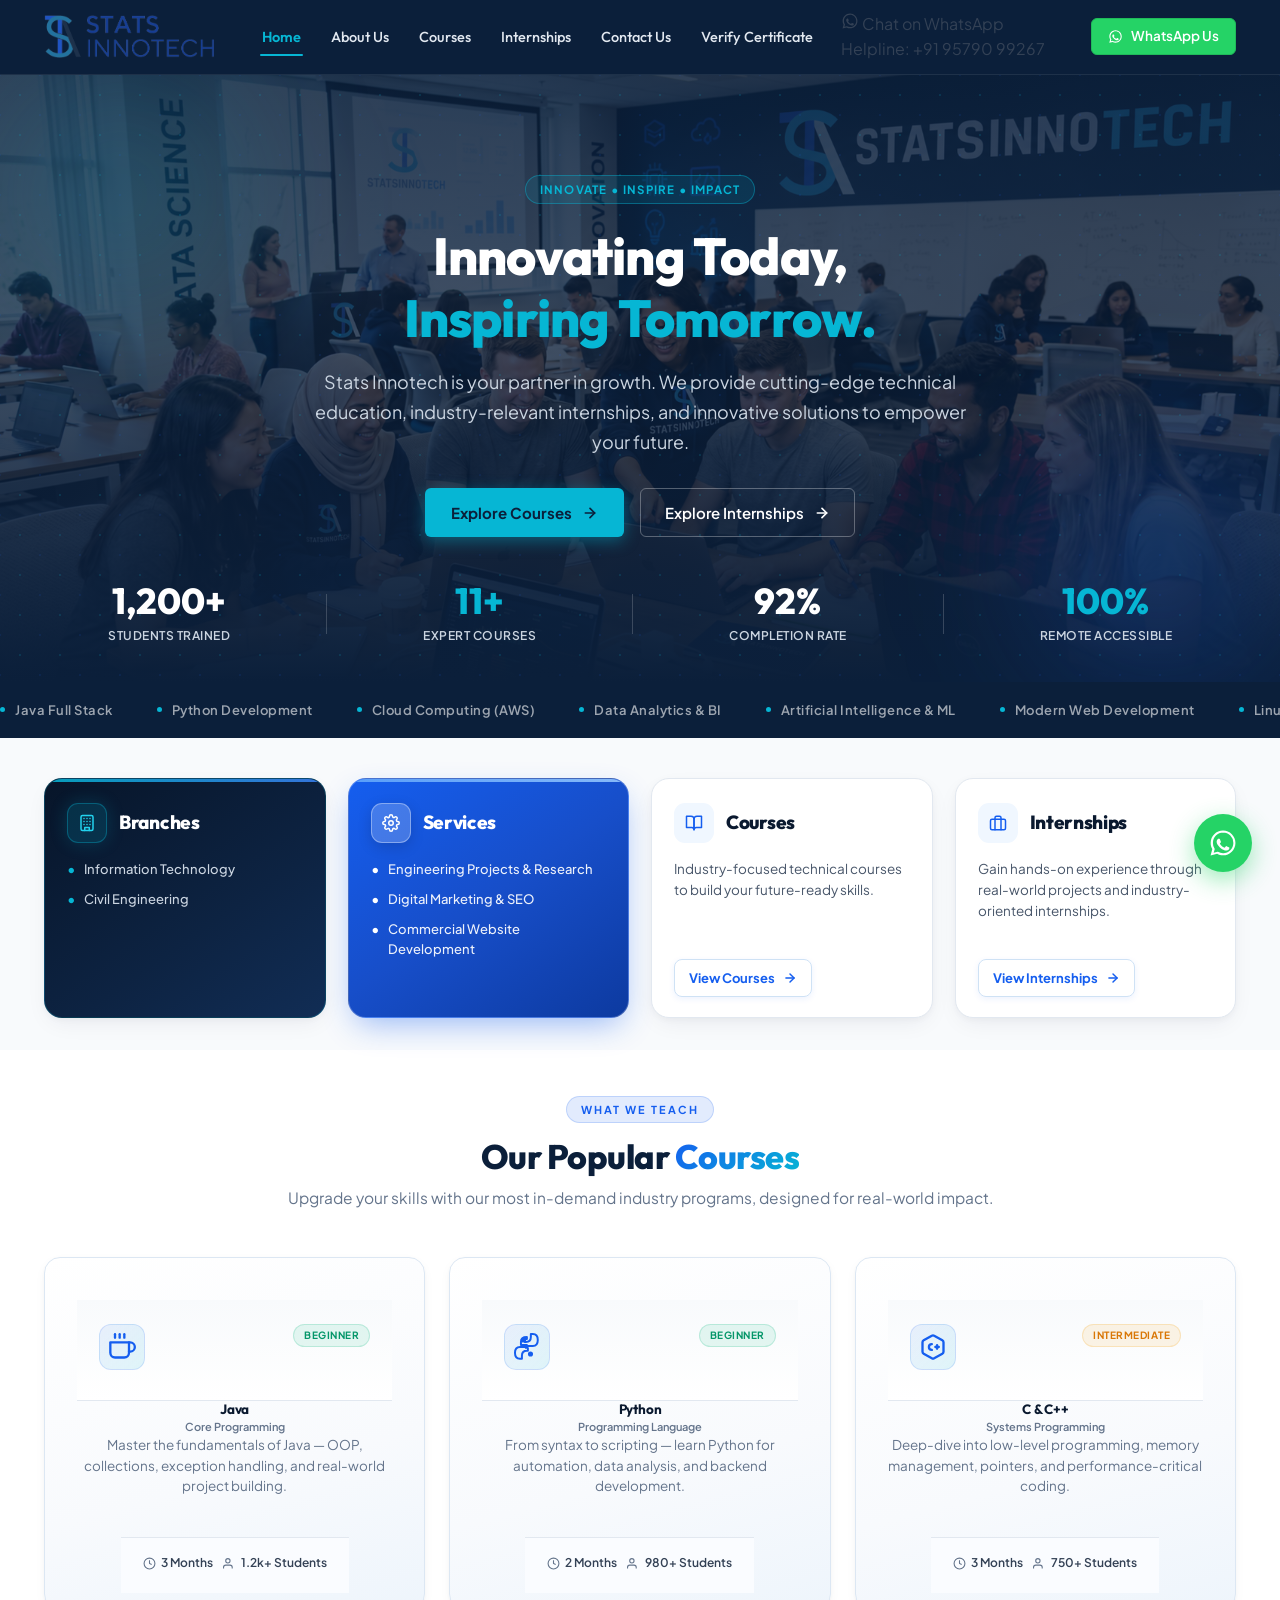
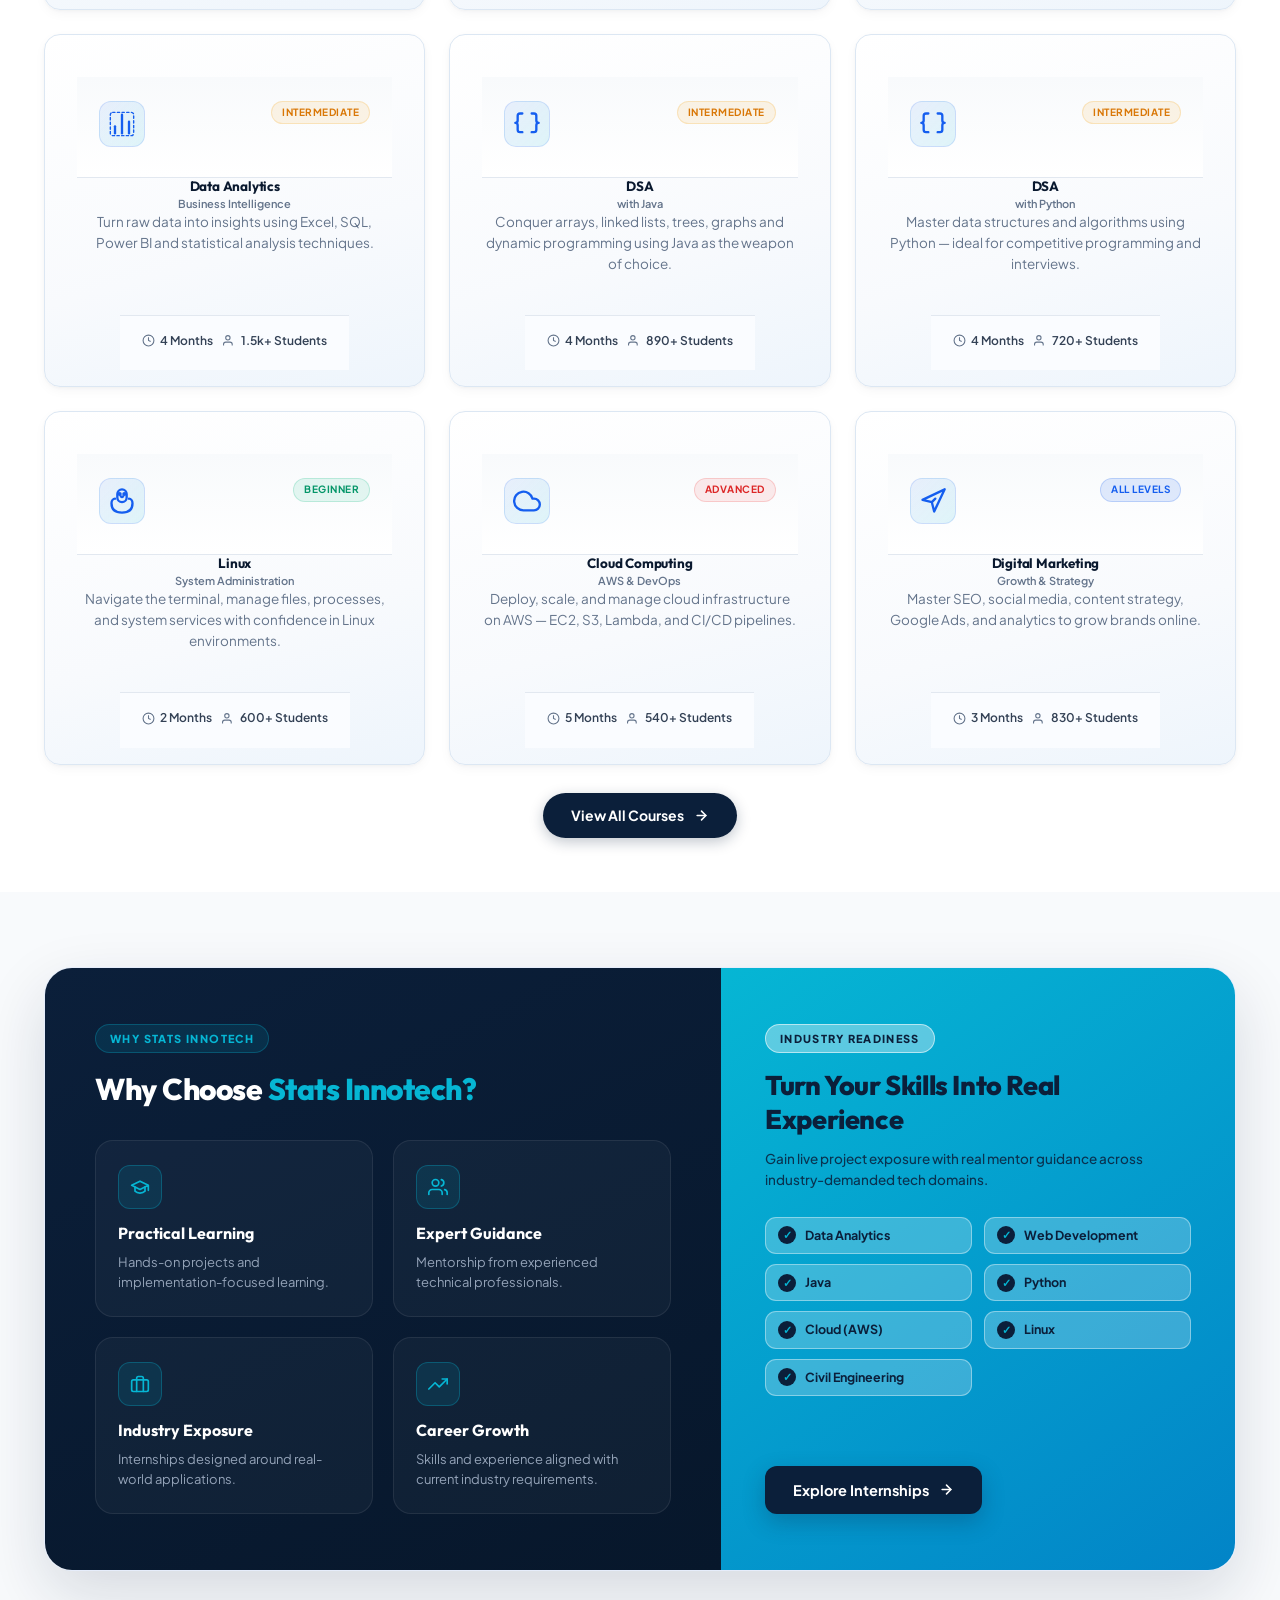
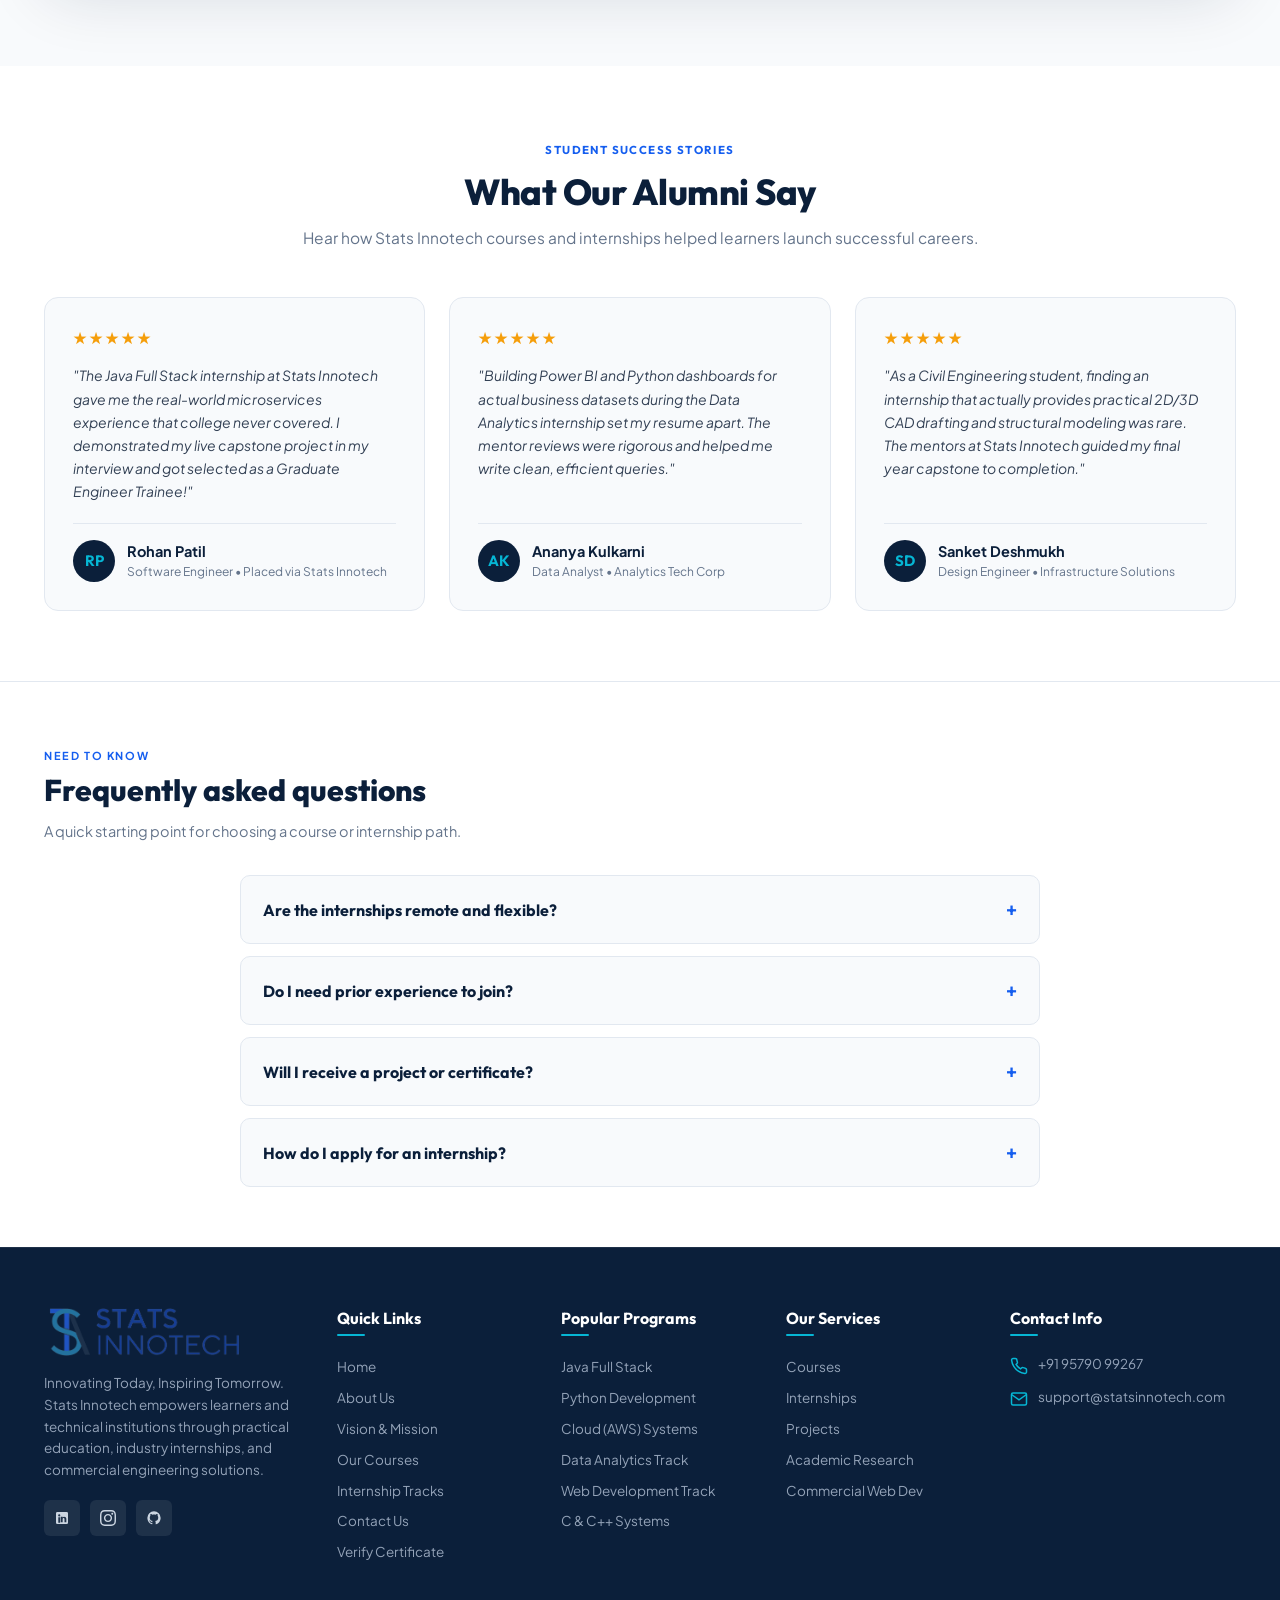
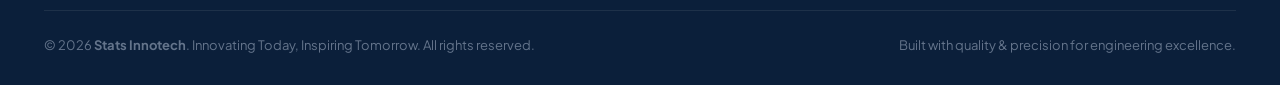
<file: index.html>
<!DOCTYPE html>
<html lang="en">

<head>
  <meta charset="UTF-8">
  <meta name="viewport" content="width=device-width, initial-scale=1.0">
  <title>Stats Innotech</title>
  <link href="https://fonts.googleapis.com" rel="preconnect" />
  <link crossorigin="" href="https://fonts.gstatic.com" rel="preconnect" />
  <link
    href="https://fonts.googleapis.com/css2?family=Outfit:wght@400;500;600;700;800&amp;family=Plus+Jakarta+Sans:wght@400;500;600;700&amp;display=swap"
    rel="stylesheet" />
  <link rel="stylesheet" href="styles.css" />
</head>

<body>

  <header class="site-header" id="siteHeader">
    <div class="container nav-container">
      <!-- Brand Logo -->
      <a aria-label="Stats Innotech Home" class="brand-logo" href="index.html" id="brandLogo">
        <img alt="Stats Innotech" class="brand-logo-image" src="assets/logo_clean.png" />
      </a>

      <!-- Navigation Links -->
      <nav class="nav-menu" id="navMenu">
        <a class="nav-link active" href="index.html" id="navLinkHome">Home</a>
        <a class="nav-link" href="about.html" id="navLinkAbout">About Us</a>
        <a class="nav-link" href="courses.html" id="navLinkCourses">Courses</a>
        <a class="nav-link" href="internships.html" id="navLinkInternships">Internships</a>
        <a class="nav-link" href="contact.html" id="navLinkContact">Contact Us</a>
        <a class="nav-link" href="verify.html" id="navLinkVerify">Verify Certificate</a>
      </nav>
      <!-- Right Header CTA & Actions -->
      <div class="nav-actions">
        <a class="btn-header-whatsapp"
          href="https://wa.me/919579099267?text=Hello%20Stats%20Innotech%2C%20I%20have%20an%20inquiry." target="_blank"
          rel="noopener" aria-label="WhatsApp Support">
          <svg fill="currentColor" height="15" viewBox="0 0 24 24" width="15">
            <path
              d="M12.04 2c-5.46 0-9.91 4.45-9.91 9.91 0 1.75.46 3.45 1.32 4.95L2.05 22l5.25-1.38c1.45.79 3.08 1.21 4.74 1.21 5.46 0 9.91-4.45 9.91-9.91 0-2.65-1.03-5.14-2.9-7.01A9.816 9.816 0 0 0 12.04 2zm.01 1.67c2.2 0 4.26.86 5.82 2.42a8.225 8.225 0 0 1 2.41 5.83c0 4.54-3.7 8.24-8.24 8.24-1.42 0-2.82-.37-4.06-1.07l-.29-.17-3.12.82.83-3.04-.19-.3a8.212 8.212 0 0 1-1.26-4.48c0-4.54 3.7-8.23 8.24-8.23zm4.52 11.66c-.25-.13-1.47-.72-1.7-.81-.23-.08-.39-.13-.56.13-.17.25-.64.81-.79.97-.14.17-.29.19-.54.06-.25-.13-1.06-.39-2.02-1.25-.75-.67-1.26-1.49-1.41-1.74-.14-.25-.02-.39.11-.51.11-.11.25-.29.38-.44.12-.14.17-.25.25-.41.08-.17.04-.32-.02-.44-.06-.13-.56-1.35-.77-1.85-.2-.49-.41-.42-.56-.43h-.48c-.17 0-.44.06-.67.31-.23.25-.88.86-.88 2.1 0 1.24.9 2.44 1.03 2.61.13.17 1.77 2.7 4.29 3.79.6.26 1.07.41 1.44.53.6.19 1.15.16 1.58.1.48-.07 1.47-.6 1.68-1.18.21-.58.21-1.07.15-1.18-.06-.1-.23-.17-.48-.29z" />
          </svg>
          <span>WhatsApp Us</span>
        </a>
        <!-- Mobile Hamburger Toggle -->
        <button aria-label="Toggle navigation menu" class="mobile-nav-toggle" id="mobileNavToggle" type="button">
          <svg fill="none" height="24" stroke="currentColor" stroke-linecap="round" stroke-linejoin="round"
            stroke-width="2" viewbox="0 0 24 24" width="24">
            <line x1="3" x2="21" y1="12" y2="12"></line>
            <line x1="3" x2="21" y1="6" y2="6"></line>
            <line x1="3" x2="21" y1="18" y2="18"></line>
          </svg>
        </button>
      </div>
    </div>
  </header>
  <main>
    <!-- ==========================================================================
         HERO SECTION (NEW PREMIUM HERO DESIGN)
         ========================================================================== -->
    <section class="cta-banner-section hero-section" id="home">
      <div class="cta-banner-glow-left"></div>
      <div class="cta-banner-glow-right"></div>
      <div class="container cta-banner-content">
        <div class="page-banner-pill" style="margin: 0 auto 22px;">
          <span>INNOVATE • INSPIRE • IMPACT</span>
        </div>
        <h1 class="cta-banner-title" id="heroTitle">
          Innovating Today,<br />
          <span class="text-cyan">Inspiring Tomorrow.</span>
        </h1>
        <p class="cta-banner-subtitle" id="heroDescription">
          Stats Innotech is your partner in growth. We provide cutting-edge technical education, industry-relevant
          internships, and innovative solutions to empower your future.
        </p>
        <div class="cta-banner-actions">
          <a class="btn-cta-primary" href="courses.html" id="btnExploreCourses">
            <span>Explore Courses</span>
            <svg fill="none" height="16" stroke="currentColor" stroke-linecap="round" stroke-linejoin="round"
              stroke-width="2.5" viewBox="0 0 24 24" width="16">
              <line x1="5" x2="19" y1="12" y2="12"></line>
              <polyline points="12 5 19 12 12 19"></polyline>
            </svg>
          </a>
          <a class="btn-cta-secondary" href="internships.html" id="btnOurServices">
            <span>Explore Internships</span>
            <svg fill="none" height="16" stroke="currentColor" stroke-linecap="round" stroke-linejoin="round"
              stroke-width="2.5" viewBox="0 0 24 24" width="16">
              <line x1="5" x2="19" y1="12" y2="12"></line>
              <polyline points="12 5 19 12 12 19"></polyline>
            </svg>
          </a>
        </div>

        <div class="hero-stats-strip">
          <div class="hero-stat-item">
            <div class="hero-stat-value text-white">1,200+</div>
            <div class="hero-stat-label">Students Trained</div>
          </div>
          <div class="hero-stat-divider"></div>
          <div class="hero-stat-item">
            <div class="hero-stat-value text-cyan">11+</div>
            <div class="hero-stat-label">Expert Courses</div>
          </div>
          <div class="hero-stat-divider"></div>
          <div class="hero-stat-item">
            <div class="hero-stat-value text-white">92%</div>
            <div class="hero-stat-label">Completion Rate</div>
          </div>
          <div class="hero-stat-divider"></div>
          <div class="hero-stat-item">
            <div class="hero-stat-value text-cyan">100%</div>
            <div class="hero-stat-label">Remote Accessible</div>
          </div>
        </div>
      </div>
    </section>

    <!-- ======================================================================
           SCROLLING TECHNOLOGY STRIP
           ====================================================================== -->
    <div class="section-divider-strip" aria-hidden="true">
      <div class="strip-track">
        <span class="strip-item"><span class="strip-dot"></span>Java Full Stack</span>
        <span class="strip-item"><span class="strip-dot"></span>Python Development</span>
        <span class="strip-item"><span class="strip-dot"></span>Cloud Computing (AWS)</span>
        <span class="strip-item"><span class="strip-dot"></span>Data Analytics &amp; BI</span>
        <span class="strip-item"><span class="strip-dot"></span>Artificial Intelligence &amp; ML</span>
        <span class="strip-item"><span class="strip-dot"></span>Modern Web Development</span>
        <span class="strip-item"><span class="strip-dot"></span>Linux Administration</span>
        <span class="strip-item"><span class="strip-dot"></span>Civil CAD &amp; Design</span>
        <span class="strip-item"><span class="strip-dot"></span>Digital Marketing &amp; SEO</span>
        <span class="strip-item"><span class="strip-dot"></span>IoT &amp; Embedded Systems</span>
        <span class="strip-item"><span class="strip-dot"></span>DBMS &amp; SQL Mastery</span>
        <!-- Duplicate for infinite seamless loop -->
        <span class="strip-item"><span class="strip-dot"></span>Java Full Stack</span>
        <span class="strip-item"><span class="strip-dot"></span>Python Development</span>
        <span class="strip-item"><span class="strip-dot"></span>Cloud Computing (AWS)</span>
        <span class="strip-item"><span class="strip-dot"></span>Data Analytics &amp; BI</span>
        <span class="strip-item"><span class="strip-dot"></span>Artificial Intelligence &amp; ML</span>
        <span class="strip-item"><span class="strip-dot"></span>Modern Web Development</span>
        <span class="strip-item"><span class="strip-dot"></span>Linux Administration</span>
        <span class="strip-item"><span class="strip-dot"></span>Civil CAD &amp; Design</span>
        <span class="strip-item"><span class="strip-
            dot"></span>Digital Marketing &amp; SEO</span>
        <span class="strip-item"><span class="strip-dot"></span>IoT &amp; Embedded Systems</span>
        <span class="strip-item"><span class="strip-dot"></span>DBMS &amp; SQL Mastery</span>
      </div>
    </div>

    <!-- ==========================================================================
          FOUR FEATURE CARDS GRID (DIRECTLY BELOW IMPACT METRICS)
         ========================================================================== -->
    <section class="feature-cards-section" id="branches">
      <div class="container">
        <div class="feature-cards-grid">
          <!-- Card 1: Branches (Dark Navy) -->
          <div class="feature-card card-branches" id="cardBranches">
            <div class="card-branches-bg-art"></div>
            <div>
              <div class="card-header-row">
                <div class="card-header-icon">
                  <svg fill="none" height="18" stroke="currentColor" stroke-linecap="round" stroke-linejoin="round"
                    stroke-width="2" viewbox="0 0 24 24" width="18">
                    <rect height="20" rx="2" ry="2" width="16" x="4" y="2"></rect>
                    <path d="M9 22v-4h6v4"></path>
                    <path d="M8 6h.01"></path>
                    <path d="M16 6h.01"></path>
                    <path d="M12 6h.01"></path>
                    <path d="M12 10h.01"></path>
                    <path d="M12 14h.01"></path>
                    <path d="M16 10h.01"></path>
                    <path d="M16 14h.01"></path>
                    <path d="M8 10h.01"></path>
                    <path d="M8 14h.01"></path>
                  </svg>
                </div>
                <h3 class="card-title">Branches</h3>
              </div>
              <ul class="card-bullet-list">
                <li>Information Technology</li>
                <li>Civil Engineering</li>
              </ul>
            </div>
          </div>
          <!-- Card 2: Services (Vibrant Blue) -->
          <div class="feature-card card-services" id="services">
            <div class="card-services-bg-art"></div>
            <div>
              <div class="card-header-row">
                <div class="card-header-icon">
                  <svg fill="none" height="18" stroke="currentColor" stroke-linecap="round" stroke-linejoin="round"
                    stroke-width="2" viewbox="0 0 24 24" width="18">
                    <circle cx="12" cy="12" r="3"></circle>
                    <path
                      d="M19.4 15a1.65 1.65 0 0 0 .33 1.82l.06.06a2 2 0 0 1 0 2.83 2 2 0 0 1-2.83 0l-.06-.06a1.65 1.65 0 0 0-1.82-.33 1.65 1.65 0 0 0-1 1.51V21a2 2 0 0 1-2 2 2 2 0 0 1-2-2v-.09A1.65 1.65 0 0 0 9 19.4a1.65 1.65 0 0 0-1.82.33l-.06.06a2 2 0 0 1-2.83 0 2 2 0 0 1 0-2.83l.06-.06a1.65 1.65 0 0 0 .33-1.82 1.65 1.65 0 0 0-1.51-1H3a2 2 0 0 1-2-2 2 2 0 0 1 2-2h.09A1.65 1.65 0 0 0 4.6 9a1.65 1.65 0 0 0-.33-1.82l-.06-.06a2 2 0 0 1 0-2.83 2 2 0 0 1 2.83 0l.06.06a1.65 1.65 0 0 0 1.82.33H9a1.65 1.65 0 0 0 1-1.51V3a2 2 0 0 1 2-2 2 2 0 0 1 2 2v.09a1.65 1.65 0 0 0 1 1.51 1.65 1.65 0 0 0 1.82-.33l.06-.06a2 2 0 0 1 2.83 0 2 2 0 0 1 0 2.83l-.06.06a1.65 1.65 0 0 0-.33 1.82V9a1.65 1.65 0 0 0 1.51 1H21a2 2 0 0 1 2 2 2 2 0 0 1-2 2h-.09a1.65 1.65 0 0 0-1.51 1z">
                    </path>
                  </svg>
                </div>
                <h3 class="card-title">Services</h3>
              </div>
              <ul class="card-bullet-list">
                <li>Engineering Projects &amp; Research</li>
                <li>Digital Marketing &amp; SEO</li>
                <li>Commercial Website Development</li>
              </ul>
            </div>
          </div>
          <!-- Card 3: Courses (Ice Blue) -->
          <div class="feature-card card-light" id="cardCourses">
            <div>
              <div class="card-header-row">
                <div class="card-header-icon">
                  <svg fill="none" height="18" stroke="currentColor" stroke-linecap="round" stroke-linejoin="round"
                    stroke-width="2" viewbox="0 0 24 24" width="18">
                    <path d="M2 3h6a4 4 0 0 1 4 4v14a3 3 0 0 0-3-3H2z"></path>
                    <path d="M22 3h-6a4 4 0 0 0-4 4v14a3 3 0 0 1 3-3h7z"></path>
                  </svg>
                </div>
                <h3 class="card-title">Courses</h3>
              </div>
              <p class="card-description">
                Industry-focused technical courses to build your future-ready skills.
              </p>
            </div>
            <a class="card-action-btn" href="courses.html" id="btnViewCoursesLink">
              <span>View Courses</span>
              <svg fill="none" height="14" stroke="currentColor" stroke-linecap="round" stroke-linejoin="round"
                stroke-width="2.5" viewbox="0 0 24 24" width="14">
                <line x1="5" x2="19" y1="12" y2="12"></line>
                <polyline points="12 5 19 12 12 19"></polyline>
              </svg>
            </a>
          </div>
          <!-- Card 4: Internships (Ice Blue) -->
          <div class="feature-card card-light" id="internships">
            <div>
              <div class="card-header-row">
                <div class="card-header-icon">
                  <svg fill="none" height="18" stroke="currentColor" stroke-linecap="round" stroke-linejoin="round"
                    stroke-width="2" viewbox="0 0 24 24" width="18">
                    <rect height="14" rx="2" ry="2" width="20" x="2" y="7"></rect>
                    <path d="M16 21V5a2 2 0 0 0-2-2h-4a2 2 0 0 0-2 2v16"></path>
                  </svg>
                </div>
                <h3 class="card-title">Internships</h3>
              </div>
              <p class="card-description">
                Gain hands-on experience through real-world projects and industry-oriented internships.
              </p>
            </div>
            <a class="card-action-btn" href="internships.html" id="btnViewInternshipsLink">
              <span>View Internships</span>
              <svg fill="none" height="14" stroke="currentColor" stroke-linecap="round" stroke-linejoin="round"
                stroke-width="2.5" viewbox="0 0 24 24" width="14">
                <line x1="5" x2="19" y1="12" y2="12"></line>
                <polyline points="12 5 19 12 12 19"></polyline>
              </svg>
            </a>
          </div>
        </div>
      </div>
    </section>
    <!-- ==========================================================================
         OUR POPULAR COURSES SECTION
         ========================================================================== -->
    <section class="courses-section" id="courses">
      <div class="container">
        <!-- Section Header -->
        <div class="section-header-centered">
          <span class="section-eyebrow">What We Teach</span>
          <h2 class="section-title-with-lines" id="popularCoursesTitle">Our Popular <span
              class="title-accent">Courses</span></h2>
          <p class="section-subtitle">Upgrade your skills with our most in-demand industry programs, designed for
            real-world impact.</p>
        </div>
        <!-- Premium 3-col Courses Grid -->
        <div class="courses-grid" id="coursesGrid">
          <!-- 1. Java (Core) -->
          <div class="course-card" data-course="java" id="courseCardJava">
            <div class="course-card-body">
              <div class="course-card-top">
                <div class="course-icon-wrap">
                  <svg fill="none" height="28" stroke="currentColor" stroke-linecap="round" stroke-linejoin="round"
                    stroke-width="2" viewBox="0 0 24 24" width="28">
                    <path d="M18 8h1a4 4 0 0 1 0 8h-1"></path>
                    <path d="M2 8h16v9a4 4 0 0 1-4 4H6a4 4 0 0 1-4-4V8z"></path>
                    <line x1="6" x2="6" y1="1" y2="4"></line>
                    <line x1="10" x2="10" y1="1" y2="4"></line>
                    <line x1="14" x2="14" y1="1" y2="4"></line>
                  </svg>
                </div>
                <span class="course-level-badge badge-beginner">Beginner</span>
              </div>
              <span class="course-name">Java</span>
              <span class="course-subname">Core Programming</span>
              <p class="course-desc">Master the fundamentals of Java — OOP, collections, exception handling, and
                real-world project building.</p>
            </div>
            <div class="course-card-footer">
              <span class="course-stat">
                <svg fill="none" height="13" stroke="currentColor" stroke-width="2" viewBox="0 0 24 24" width="13">
                  <circle cx="12" cy="12" r="10"></circle>
                  <polyline points="12 6 12 12 16 14"></polyline>
                </svg>
                3 Months
              </span>
              <span class="course-stat">
                <svg fill="none" height="13" stroke="currentColor" stroke-width="2" viewBox="0 0 24 24" width="13">
                  <path d="M17 21v-2a4 4 0 0 0-4-4H5a4 4 0 0 0-4 4v2"></path>
                  <circle cx="9" cy="7" r="4"></circle>
                </svg>
                1.2k+ Students
              </span>
            </div>
          </div>

          <!-- 2. Python -->
          <div class="course-card" data-course="python" id="courseCardPython">
            <div class="course-card-body">
              <div class="course-card-top">
                <div class="course-icon-wrap">
                  <svg fill="none" height="28" stroke="currentColor" stroke-linecap="round" stroke-linejoin="round"
                    stroke-width="2" viewBox="0 0 24 24" width="28">
                    <path
                      d="M12 2C8 2 6 4 6 7v3h6v2H5c-3 0-5 2-5 6s2 6 5 6h2v-3c0-3 2-5 5-5h1V13h-2v-2h7c3 0 5-2 5-6s-2-6-5-6h-2v3c0 3-2 5-5 5h-1V4h2V2z"
                      transform="scale(0.85) translate(2,2)"></path>
                    <circle cx="9" cy="6" fill="currentColor" r="1.2"></circle>
                    <circle cx="15" cy="18" fill="currentColor" r="1.2"></circle>
                  </svg>
                </div>
                <span class="course-level-badge badge-beginner">Beginner</span>
              </div>
              <span class="course-name">Python</span>
              <span class="course-subname">Programming Language</span>
              <p class="course-desc">From syntax to scripting — learn Python for automation, data analysis, and
                backend development.</p>
            </div>
            <div class="course-card-footer">
              <span class="course-stat"><svg fill="none" height="13" stroke="currentColor" stroke-width="2"
                  viewBox="0 0 24 24" width="13">
                  <circle cx="12" cy="12" r="10"></circle>
                  <polyline points="12 6 12 12 16 14"></polyline>
                </svg> 2 Months</span>
              <span class="course-stat"><svg fill="none" height="13" stroke="currentColor" stroke-width="2"
                  viewBox="0 0 24 24" width="13">
                  <path d="M17 21v-2a4 4 0 0 0-4-4H5a4 4 0 0 0-4 4v2"></path>
                  <circle cx="9" cy="7" r="4"></circle>
                </svg> 980+ Students</span>
            </div>
          </div>

          <!-- 3. C, C++ -->
          <div class="course-card" data-course="cpp" id="courseCardCpp">
            <div class="course-card-body">
              <div class="course-card-top">
                <div class="course-icon-wrap">
                  <svg fill="none" height="28" stroke="currentColor" stroke-linecap="round" stroke-linejoin="round"
                    stroke-width="2" viewBox="0 0 24 24" width="28">
                    <path
                      d="M21 16V8a2 2 0 0 0-1-1.73l-7-4a2 2 0 0 0-2 0l-7 4A2 2 0 0 0 3 8v8a2 2 0 0 0 1 1.73l7 4a2 2 0 0 0 2 0l7-4A2 2 0 0 0 21 16z">
                    </path>
                    <path d="M11 9.5a2.5 2.5 0 0 0-2.5 2.5 2.5 2.5 0 0 0 2.5 2.5"></path>
                    <path d="M14 12h3"></path>
                    <path d="M15.5 10.5v3"></path>
                  </svg>
                </div>
                <span class="course-level-badge badge-intermediate">Intermediate</span>
              </div>
              <span class="course-name">C &amp; C++</span>
              <span class="course-subname">Systems Programming</span>
              <p class="course-desc">Deep-dive into low-level programming, memory management, pointers, and
                performance-critical coding.</p>
            </div>
            <div class="course-card-footer">
              <span class="course-stat"><svg fill="none" height="13" stroke="currentColor" stroke-width="2"
                  viewBox="0 0 24 24" width="13">
                  <circle cx="12" cy="12" r="10"></circle>
                  <polyline points="12 6 12 12 16 14"></polyline>
                </svg> 3 Months</span>
              <span class="course-stat"><svg fill="none" height="13" stroke="currentColor" stroke-width="2"
                  viewBox="0 0 24 24" width="13">
                  <path d="M17 21v-2a4 4 0 0 0-4-4H5a4 4 0 0 0-4 4v2"></path>
                  <circle cx="9" cy="7" r="4"></circle>
                </svg> 750+ Students</span>
            </div>
          </div>

          <!-- 4. Data Analytics -->
          <div class="course-card" data-course="analytics" id="courseCardAnalytics">
            <div class="course-card-body">
              <div class="course-card-top">
                <div class="course-icon-wrap">
                  <svg fill="none" height="28" stroke="currentColor" stroke-linecap="round" stroke-linejoin="round"
                    stroke-width="2" viewBox="0 0 24 24" width="28">
                    <line x1="18" x2="18" y1="20" y2="10"></line>
                    <line x1="12" x2="12" y1="20" y2="4"></line>
                    <line x1="6" x2="6" y1="20" y2="14"></line>
                    <rect height="20" rx="2" stroke-dasharray="2 2" stroke-width="1.2" width="20" x="2" y="2"></rect>
                  </svg>
                </div>
                <span class="course-level-badge badge-intermediate">Intermediate</span>
              </div>
              <span class="course-name">Data Analytics</span>
              <span class="course-subname">Business Intelligence</span>
              <p class="course-desc">Turn raw data into insights using Excel, SQL, Power BI and statistical analysis
                techniques.</p>
            </div>
            <div class="course-card-footer">
              <span class="course-stat"><svg fill="none" height="13" stroke="currentColor" stroke-width="2"
                  viewBox="0 0 24 24" width="13">
                  <circle cx="12" cy="12" r="10"></circle>
                  <polyline points="12 6 12 12 16 14"></polyline>
                </svg> 4 Months</span>
              <span class="course-stat"><svg fill="none" height="13" stroke="currentColor" stroke-width="2"
                  viewBox="0 0 24 24" width="13">
                  <path d="M17 21v-2a4 4 0 0 0-4-4H5a4 4 0 0 0-4 4v2"></path>
                  <circle cx="9" cy="7" r="4"></circle>
                </svg> 1.5k+ Students</span>
            </div>
          </div>

          <!-- 5. DSA (Java) -->
          <div class="course-card" data-course="dsa-java" id="courseCardDsaJava">
            <div class="course-card-body">
              <div class="course-card-top">
                <div class="course-icon-wrap">
                  <svg fill="none" height="28" stroke="currentColor" stroke-linecap="round" stroke-linejoin="round"
                    stroke-width="2" viewBox="0 0 24 24" width="28">
                    <path d="M8 3H6a2 2 0 0 0-2 2v4a2 2 0 0 1-2 2 2 2 0 0 1 2 2v4a2 2 0 0 0 2 2h2"></path>
                    <path d="M16 3h2a2 2 0 0 1 2 2v4a2 2 0 0 0 2 2 2 2 0 0 0-2 2v4a2 2 0 0 1-2 2h-2"></path>
                  </svg>
                </div>
                <span class="course-level-badge badge-intermediate">Intermediate</span>
              </div>
              <span class="course-name">DSA</span>
              <span class="course-subname">with Java</span>
              <p class="course-desc">Conquer arrays, linked lists, trees, graphs and dynamic programming using Java as
                the weapon of choice.</p>
            </div>
            <div class="course-card-footer">
              <span class="course-stat"><svg fill="none" height="13" stroke="currentColor" stroke-width="2"
                  viewBox="0 0 24 24" width="13">
                  <circle cx="12" cy="12" r="10"></circle>
                  <polyline points="12 6 12 12 16 14"></polyline>
                </svg> 4 Months</span>
              <span class="course-stat"><svg fill="none" height="13" stroke="currentColor" stroke-width="2"
                  viewBox="0 0 24 24" width="13">
                  <path d="M17 21v-2a4 4 0 0 0-4-4H5a4 4 0 0 0-4 4v2"></path>
                  <circle cx="9" cy="7" r="4"></circle>
                </svg> 890+ Students</span>
            </div>
          </div>

          <!-- 6. DSA (Python) -->
          <div class="course-card" data-course="dsa-python" id="courseCardDsaPython">
            <div class="course-card-body">
              <div class="course-card-top">
                <div class="course-icon-wrap">
                  <svg fill="none" height="28" stroke="currentColor" stroke-linecap="round" stroke-linejoin="round"
                    stroke-width="2" viewBox="0 0 24 24" width="28">
                    <path d="M8 3H6a2 2 0 0 0-2 2v4a2 2 0 0 1-2 2 2 2 0 0 1 2 2v4a2 2 0 0 0 2 2h2"></path>
                    <path d="M16 3h2a2 2 0 0 1 2 2v4a2 2 0 0 0 2 2 2 2 0 0 0-2 2v4a2 2 0 0 1-2 2h-2"></path>
                  </svg>
                </div>
                <span class="course-level-badge badge-intermediate">Intermediate</span>
              </div>
              <span class="course-name">DSA</span>
              <span class="course-subname">with Python</span>
              <p class="course-desc">Master data structures and algorithms using Python — ideal for competitive
                programming and interviews.</p>
            </div>
            <div class="course-card-footer">
              <span class="course-stat"><svg fill="none" height="13" stroke="currentColor" stroke-width="2"
                  viewBox="0 0 24 24" width="13">
                  <circle cx="12" cy="12" r="10"></circle>
                  <polyline points="12 6 12 12 16 14"></polyline>
                </svg> 4 Months</span>
              <span class="course-stat"><svg fill="none" height="13" stroke="currentColor" stroke-width="2"
                  viewBox="0 0 24 24" width="13">
                  <path d="M17 21v-2a4 4 0 0 0-4-4H5a4 4 0 0 0-4 4v2"></path>
                  <circle cx="9" cy="7" r="4"></circle>
                </svg> 720+ Students</span>
            </div>
          </div>

          <!-- 7. Linux -->
          <div class="course-card" data-course="linux" id="courseCardLinux">
            <div class="course-card-body">
              <div class="course-card-top">
                <div class="course-icon-wrap">
                  <svg fill="none" height="28" stroke="currentColor" stroke-linecap="round" stroke-linejoin="round"
                    stroke-width="2" viewBox="0 0 24 24" width="28">
                    <path d="M12 2a4 4 0 0 0-4 4v3a4 4 0 0 0 8 0V6a4 4 0 0 0-4-4z"></path>
                    <path d="M6 10c-1.5 0-3 1.5-3 4 0 4 2 8 9 8s9-4 9-8c0-2.5-1.5-4-3-4"></path>
                    <circle cx="10" cy="6" fill="currentColor" r="0.8"></circle>
                    <circle cx="14" cy="6" fill="currentColor" r="0.8"></circle>
                    <path d="M11 8c.5.5 1.5.5 2 0"></path>
                  </svg>
                </div>
                <span class="course-level-badge badge-beginner">Beginner</span>
              </div>
              <span class="course-name">Linux</span>
              <span class="course-subname">System Administration</span>
              <p class="course-desc">Navigate the terminal, manage files, processes, and system services with
                confidence in Linux environments.</p>
            </div>
            <div class="course-card-footer">
              <span class="course-stat"><svg fill="none" height="13" stroke="currentColor" stroke-width="2"
                  viewBox="0 0 24 24" width="13">
                  <circle cx="12" cy="12" r="10"></circle>
                  <polyline points="12 6 12 12 16 14"></polyline>
                </svg> 2 Months</span>
              <span class="course-stat"><svg fill="none" height="13" stroke="currentColor" stroke-width="2"
                  viewBox="0 0 24 24" width="13">
                  <path d="M17 21v-2a4 4 0 0 0-4-4H5a4 4 0 0 0-4 4v2"></path>
                  <circle cx="9" cy="7" r="4"></circle>
                </svg> 600+ Students</span>
            </div>
          </div>

          <!-- 8. Cloud (AWS) -->
          <div class="course-card" data-course="cloud" id="courseCardCloud">
            <div class="course-card-body">
              <div class="course-card-top">
                <div class="course-icon-wrap">
                  <svg fill="none" height="28" stroke="currentColor" stroke-linecap="round" stroke-linejoin="round"
                    stroke-width="2" viewBox="0 0 24 24" width="28">
                    <path d="M18 10h-1.26A8 8 0 1 0 9 20h9a5 5 0 0 0 0-10z"></path>
                  </svg>
                </div>
                <span class="course-level-badge badge-advanced">Advanced</span>
              </div>
              <span class="course-name">Cloud Computing</span>
              <span class="course-subname">AWS &amp; DevOps</span>
              <p class="course-desc">Deploy, scale, and manage cloud infrastructure on AWS — EC2, S3, Lambda, and
                CI/CD pipelines.</p>
            </div>
            <div class="course-card-footer">
              <span class="course-stat"><svg fill="none" height="13" stroke="currentColor" stroke-width="2"
                  viewBox="0 0 24 24" width="13">
                  <circle cx="12" cy="12" r="10"></circle>
                  <polyline points="12 6 12 12 16 14"></polyline>
                </svg> 5 Months</span>
              <span class="course-stat"><svg fill="none" height="13" stroke="currentColor" stroke-width="2"
                  viewBox="0 0 24 24" width="13">
                  <path d="M17 21v-2a4 4 0 0 0-4-4H5a4 4 0 0 0-4 4v2"></path>
                  <circle cx="9" cy="7" r="4"></circle>
                </svg> 540+ Students</span>
            </div>
          </div>

          <!-- 9. Digital Marketing -->
          <div class="course-card" data-course="digital-marketing" id="courseCardMarketing">
            <div class="course-card-body">
              <div class="course-card-top">
                <div class="course-icon-wrap">
                  <svg fill="none" height="28" stroke="currentColor" stroke-linecap="round" stroke-linejoin="round"
                    stroke-width="2" viewBox="0 0 24 24" width="28">
                    <path d="M3 11l19-9-9 19-2-8-8-2z"></path>
                    <path d="M11 13l3-3"></path>
                  </svg>
                </div>
                <span class="course-level-badge badge-all">All Levels</span>
              </div>
              <span class="course-name">Digital Marketing</span>
              <span class="course-subname">Growth &amp; Strategy</span>
              <p class="course-desc">Master SEO, social media, content strategy, Google Ads, and analytics to grow
                brands online.</p>
            </div>
            <div class="course-card-footer">
              <span class="course-stat"><svg fill="none" height="13" stroke="currentColor" stroke-width="2"
                  viewBox="0 0 24 24" width="13">
                  <circle cx="12" cy="12" r="10"></circle>
                  <polyline points="12 6 12 12 16 14"></polyline>
                </svg> 3 Months</span>
              <span class="course-stat"><svg fill="none" height="13" stroke="currentColor" stroke-width="2"
                  viewBox="0 0 24 24" width="13">
                  <path d="M17 21v-2a4 4 0 0 0-4-4H5a4 4 0 0 0-4 4v2"></path>
                  <circle cx="9" cy="7" r="4"></circle>
                </svg> 830+ Students</span>
            </div>
          </div>
        </div>
        <!-- View All Courses CTA Button -->
        <div class="courses-cta-container">
          <a class="btn-pill-courses" href="courses.html" id="btnViewAllCourses">
            <span>View All Courses</span>
            <svg fill="none" height="15" stroke="currentColor" stroke-linecap="round" stroke-linejoin="round"
              stroke-width="2.5" viewbox="0 0 24 24" width="15">
              <line x1="5" x2="19" y1="12" y2="12"></line>
              <polyline points="12 5 19 12 12 19"></polyline>
            </svg>
          </a>
        </div>
      </div>
    </section>
    <!-- ==========================================================================
         SPLIT BOTTOM BANNER
         Left (Why Choose) + Right (Turn Skills Into Real Experience)
         ========================================================================== -->
    <section class="split-banner-section" id="about">
      <div class="container">
        <div class="split-banner-container">
          <!-- Left Panel: Dark Navy Why Choose -->
          <div class="split-panel-navy">
            <span class="split-eyebrow">WHY STATS INNOTECH</span>
            <h3 class="split-panel-title">
              Why Choose <span class="text-cyan">Stats Innotech?</span>
            </h3>
            <div class="why-choose-grid">
              <!-- Pillar 1 -->
              <div class="why-item">
                <div class="why-item-icon">
                  <svg fill="none" height="20" stroke="currentColor" stroke-linecap="round" stroke-linejoin="round"
                    stroke-width="2" viewbox="0 0 24 24" width="20">
                    <path d="M22 10v6M2 10l10-5 10 5-10 5z"></path>
                    <path d="M6 12v5c3 3 9 3 12 0v-5"></path>
                  </svg>
                </div>
                <h4 class="why-item-title">Practical Learning</h4>
                <p class="why-item-desc">Hands-on projects and implementation-focused learning.</p>
              </div>
              <!-- Pillar 2 -->
              <div class="why-item">
                <div class="why-item-icon">
                  <svg fill="none" height="20" stroke="currentColor" stroke-linecap="round" stroke-linejoin="round"
                    stroke-width="2" viewbox="0 0 24 24" width="20">
                    <path d="M17 21v-2a4 4 0 0 0-4-4H5a4 4 0 0 0-4 4v2"></path>
                    <circle cx="9" cy="7" r="4"></circle>
                    <path d="M23 21v-2a4 4 0 0 0-3-3.87"></path>
                    <path d="M16 3.13a4 4 0 0 1 0 7.75"></path>
                  </svg>
                </div>
                <h4 class="why-item-title">Expert Guidance</h4>
                <p class="why-item-desc">Mentorship from experienced technical professionals.</p>
              </div>
              <!-- Pillar 3 -->
              <div class="why-item">
                <div class="why-item-icon">
                  <svg fill="none" height="20" stroke="currentColor" stroke-linecap="round" stroke-linejoin="round"
                    stroke-width="2" viewbox="0 0 24 24" width="20">
                    <rect height="14" rx="2" ry="2" width="20" x="2" y="7"></rect>
                    <path d="M16 21V5a2 2 0 0 0-2-2h-4a2 2 0 0 0-2 2v16"></path>
                  </svg>
                </div>
                <h4 class="why-item-title">Industry Exposure</h4>
                <p class="why-item-desc">Internships designed around real-world applications.</p>
              </div>
              <!-- Pillar 4 -->
              <div class="why-item">
                <div class="why-item-icon">
                  <svg fill="none" height="20" stroke="currentColor" stroke-linecap="round" stroke-linejoin="round"
                    stroke-width="2" viewbox="0 0 24 24" width="20">
                    <polyline points="23 6 13.5 15.5 8.5 10.5 1 18"></polyline>
                    <polyline points="17 6 23 6 23 12"></polyline>
                  </svg>
                </div>
                <h4 class="why-item-title">Career Growth</h4>
                <p class="why-item-desc">Skills and experience aligned with current industry requirements.</p>
              </div>
            </div>
          </div>
          <!-- Right Panel: Vibrant Cyan Turn Skills Into Real Experience -->
          <div class="split-panel-cyan">
            <div>
              <span class="cyan-panel-badge">INDUSTRY READINESS</span>
              <h3 class="cyan-panel-title">Turn Your Skills Into Real Experience</h3>
              <p class="cyan-panel-subtitle">Gain live project exposure with real mentor guidance across
                industry-demanded tech domains.</p>
              <div class="checklist-grid">
                <div class="checklist-item">
                  <span class="check-icon">✓</span>
                  <span>Data Analytics</span>
                </div>
                <div class="checklist-item">
                  <span class="check-icon">✓</span>
                  <span>Web Development</span>
                </div>
                <div class="checklist-item">
                  <span class="check-icon">✓</span>
                  <span>Java</span>
                </div>
                <div class="checklist-item">
                  <span class="check-icon">✓</span>
                  <span>Python</span>
                </div>
                <div class="checklist-item">
                  <span class="check-icon">✓</span>
                  <span>Cloud (AWS)</span>
                </div>
                <div class="checklist-item">
                  <span class="check-icon">✓</span>
                  <span>Linux</span>
                </div>
                <div class="checklist-item">
                  <span class="check-icon">✓</span>
                  <span>Civil Engineering</span>
                </div>
              </div>
            </div>
            <a class="btn-dark-cta" href="internships.html" id="btnExploreInternships">
              <span>Explore Internships</span>
              <svg fill="none" height="15" stroke="currentColor" stroke-linecap="round" stroke-linejoin="round"
                stroke-width="2.5" viewbox="0 0 24 24" width="15">
                <line x1="5" x2="19" y1="12" y2="12"></line>
                <polyline points="12 5 19 12 12 19"></polyline>
              </svg>
            </a>
          </div>
        </div>
      </div>
    </section>
    <!-- ======================================================================
         FREQUENTLY ASKED QUESTIONS
         ====================================================================== -->
    <!-- ======================================================================
     TESTIMONIALS & SUCCESS STORIES
     ====================================================================== -->
    <section class="testimonials-section" id="stories">
      <div class="container">
        <div class="section-header-centered">
          <span class="section-kicker">STUDENT SUCCESS STORIES</span>
          <h2 class="section-title">What Our Alumni Say</h2>
          <p class="section-subtitle">Hear how Stats Innotech courses and internships helped learners launch
            successful careers.</p>
        </div>
        <div class="testimonials-grid">
          <div class="testimonial-card">
            <div>
              <div class="testimonial-stars">★★★★★</div>

              <p class="testimonial-quote">"The Java Full Stack internship at Stats Innotech gave me the real-world
                microservices experience that college never covered. I demonstrated my live capstone project in my
                interview and got selected as a Graduate Engineer Trainee!"</p>
            </div>
            <div class="testimonial-author">
              <div class="author-avatar">RP</div>
              <div>
                <div class="author-name">Rohan Patil</div>
                <div class="author-role">Software Engineer • Placed via Stats Innotech</div>
              </div>
            </div>
          </div>

          <div class="testimonial-card">
            <div>
              <div class="testimonial-stars">★★★★★</div>
              <p class="testimonial-quote">"Building Power BI and Python dashboards for actual business datasets
                during the Data Analytics internship set my resume apart. The mentor reviews were rigorous and helped
                me write clean, efficient queries."</p>
            </div>
            <div class="testimonial-author">
              <div class="author-avatar">AK</div>
              <div>
                <div class="author-name">Ananya Kulkarni</div>
                <div class="author-role">Data Analyst • Analytics Tech Corp</div>
              </div>
            </div>
          </div>

          <div class="testimonial-card">
            <div>
              <div class="testimonial-stars">★★★★★</div>
              <p class="testimonial-quote">"As a Civil Engineering student, finding an internship that actually
                provides practical 2D/3D CAD drafting and structural modeling was rare. The mentors at Stats Innotech
                guided my final year capstone to completion."</p>
            </div>
            <div class="testimonial-author">
              <div class="author-avatar">SD</div>
              <div>
                <div class="author-name">Sanket Deshmukh</div>
                <div class="author-role">Design Engineer • Infrastructure Solutions</div>
              </div>
            </div>
          </div>
        </div>
      </div>
    </section>
    <section class="home-content-section" id="faqs">
      <div class="container">
        <div class="home-section-heading">
          <span class="home-section-kicker">NEED TO KNOW</span>
          <h2 class="home-section-title">Frequently asked questions</h2>
          <p class="home-section-description">A quick starting point for choosing a course or internship path.</p>
        </div>
        <div class="faq-list">
          <details class="faq-item">
            <summary>Are the internships remote and flexible?</summary>
            <p class="faq-answer">Yes. Our programmes are designed to support remote participation with structured
              briefs, mentor checkpoints, and flexible progress windows.</p>
          </details>
          <details class="faq-item">
            <summary>Do I need prior experience to join?</summary>
            <p class="faq-answer">No. Each domain has a starting point for learners building their foundations. We can
              help you choose the right track based on your current level.</p>
          </details>
          <details class="faq-item">
            <summary>Will I receive a project or certificate?</summary>
            <p class="faq-answer">You work toward a practical project outcome and receive programme completion
              documentation. The project is designed to give you something useful beyond a certificate.</p>
          </details>
          <details class="faq-item">
            <summary>How do I apply for an internship?</summary>
            <p class="faq-answer">Visit the internships page or send an enquiry through Contact Us. Share your
              preferred domain and current learning level so the team can guide you.</p>
          </details>
        </div>
      </div>
    </section>
  </main>
  <footer class="site-footer" id="contact">
    <div class="container">
      <div class="footer-top-grid">
        <div class="footer-brand-col">
          <a href="index.html" aria-label="Stats Innotech Home">
            <img src="assets/logo_clean.png" alt="Stats Innotech" class="footer-logo">
          </a>
          <p>
            Innovating Today, Inspiring Tomorrow. Stats Innotech empowers learners and technical institutions through
            practical education, industry internships, and commercial engineering solutions.
          </p>
          <div class="footer-social-row">
            <a href="https://www.linkedin.com/in/stats-innotech-69651b435?utm_source=share_via&utm_content=profile&utm_medium=member_android"
              class="social-icon-btn" aria-label="LinkedIn" target="_blank" rel="noopener">
              <svg fill="currentColor" height="16" viewBox="0 0 24 24" width="16">
                <path
                  d="M19 3a2 2 0 0 1 2 2v14a2 2 0 0 1-2 2H5a2 2 0 0 1-2-2V5a2 2 0 0 1 2-2h14m-.5 15.5v-5.3a3.26 3.26 0 0 0-3.26-3.26c-.85 0-1.84.52-2.28 1.3v-1.11h-2.79v8.37h2.79v-4.93c0-.77.62-1.4 1.39-1.4a1.4 1.4 0 0 1 1.4 1.4v4.93h2.75M6.46 10.9v8.37H9.2V10.9H6.46M7.83 6.45a1.64 1.64 0 1 0 0 3.28 1.64 1.64 0 0 0 0-3.28z">
                </path>
              </svg>
            </a>
            <a href="https://www.instagram.com/statsinnotech?stkn=ejNqcjBldDBndDdu" class="social-icon-btn"
              aria-label="Instagram" target="_blank" rel="noopener">
              <svg fill="currentColor" height="16" viewBox="0 0 24 24" width="16">
                <path
                  d="M12 2.163c3.204 0 3.584.012 4.85.07 3.252.148 4.771 1.691 4.919 4.919.058 1.265.069 1.645.069 4.849 0 3.205-.012 3.584-.069 4.849-.149 3.225-1.664 4.771-4.919 4.919-1.266.058-1.644.07-4.85.07-3.204 0-3.584-.012-4.849-.07-3.26-.149-4.771-1.699-4.919-4.92-.058-1.265-.07-1.644-.07-4.849 0-3.204.013-3.583.07-4.849.149-3.227 1.664-4.771 4.919-4.919 1.266-.057 1.645-.069 4.849-.069zm0-2.163c-3.259 0-3.667.014-4.947.072-4.358.2-6.78 2.618-6.98 6.98-.059 1.281-.073 1.689-.073 4.948 0 3.259.014 3.668.072 4.948.2 4.358 2.618 6.78 6.98 6.98 1.281.058 1.689.072 4.948.072 3.259 0 3.668-.014 4.948-.072 4.354-.2 6.782-2.618 6.979-6.98.059-1.28.073-1.689.073-4.948 0-3.259-.014-3.667-.072-4.947-.196-4.354-2.617-6.78-6.979-6.98-1.281-.059-1.69-.073-4.949-.073zm0 5.838c-3.403 0-6.162 2.759-6.162 6.162s2.759 6.163 6.162 6.163 6.162-2.759 6.162-6.163c0-3.403-2.759-6.162-6.162-6.162zm0 10.162c-2.209 0-4-1.79-4-4 0-2.209 1.791-4 4-4s4 1.791 4 4c0 2.21-1.791 4-4 4zm6.406-11.845c-.796 0-1.441.645-1.441 1.44s.645 1.44 1.441 1.44c.795 0 1.439-.645 1.439-1.44s-.644-1.44-1.439-1.44z">
                </path>
              </svg>
            </a>
            <a href="https://github.com" class="social-icon-btn" aria-label="GitHub" target="_blank" rel="noopener">
              <svg fill="currentColor" height="16" viewBox="0 0 24 24" width="16">
                <path
                  d="M12 2A10 10 0 0 0 2 12c0 4.42 2.87 8.17 6.84 9.5.5.08.66-.23.66-.5v-1.69c-2.77.6-3.36-1.34-3.36-1.34-.46-1.16-1.11-1.47-1.11-1.47-.91-.62.07-.6.07-.6 1 .07 1.53 1.03 1.53 1.03.87 1.52 2.34 1.07 2.91.83.1-.65.35-1.09.63-1.34-2.22-.25-4.55-1.11-4.55-4.92 0-1.11.38-2 1.03-2.71-.1-.25-.45-1.29.1-2.64 0 0 .84-.27 2.75 1.02.79-.22 1.65-.33 2.5-.33.85 0 1.71.11 2.5.33 1.91-1.29 2.75-1.02 2.75-1.02.55 1.35.2 2.39.1 2.64.65.71 1.03 1.6 1.03 2.71 0 3.82-2.34 4.66-4.57 4.91.36.31.69.92.69 1.85V21c0 .27.16.59.67.5C19.14 20.16 22 16.42 22 12A10 10 0 0 0 12 2z">
                </path>
              </svg>
            </a>
          </div>
        </div>

        <div>
          <h4 class="footer-heading">Quick Links</h4>
          <ul class="footer-links-list">
            <li><a href="index.html">Home</a></li>
            <li><a href="about.html">About Us</a></li>
            <li><a href="about.html#vision-mission">Vision &amp; Mission</a></li>
            <li><a href="courses.html">Our Courses</a></li>
            <li><a href="internships.html">Internship Tracks</a></li>
            <li><a href="contact.html">Contact Us</a></li>

            <li><a href="verify.html">Verify Certificate</a></li>
          </ul>
        </div>

        <div>
          <h4 class="footer-heading">Popular Programs</h4>
          <ul class="footer-links-list">
            <li><a href="courses.html">Java Full Stack</a></li>
            <li><a href="courses.html">Python Development</a></li>
            <li><a href="courses.html">Cloud (AWS) Systems</a></li>
            <li><a href="internships.html">Data Analytics Track</a></li>
            <li><a href="internships.html">Web Development Track</a></li>
            <li><a href="courses.html">C &amp; C++ Systems</a></li>
          </ul>
        </div>

        <div>
          <h4 class="footer-heading">Our Services</h4>
          <ul class="footer-links-list">
            <li><a href="courses.html">Courses</a></li>
            <li><a href="internships.html">Internships</a></li>
            <li><a href="contact.html">Projects</a></li>
            <li><a href="contact.html">Academic Research</a></li>
            <li><a href="contact.html">Commercial Web Dev</a></li>
          </ul>
        </div>

        <div>
          <h4 class="footer-heading">Contact Info</h4>
          <div class="footer-contact-info">
            <div class="footer-contact-item">
              <svg fill="none" height="18" stroke="currentColor" stroke-width="2" viewBox="0 0 24 24" width="18">
                <path
                  d="M22 16.92v3a2 2 0 0 1-2.18 2 19.79 19.79 0 0 1-8.63-3.07 19.5 19.5 0 0 1-6-6 19.79 19.79 0 0 1-3.07-8.67A2 2 0 0 1 4.11 2h3a2 2 0 0 1 2 1.72 12.84 12.84 0 0 0 .7 2.81 2 2 0 0 1-.45 2.11L8.09 9.91a16 16 0 0 0 6 6l1.27-1.27a2 2 0 0 1 2.11-.45 12.84 12.84 0 0 0 2.81.7A2 2 0 0 1 22 16.92z">
                </path>
              </svg>
              <a href="tel:+919579099267" style="color:inherit;">+91 95790 99267</a>
            </div>
            <div class="footer-contact-item">
              <svg fill="none" height="18" stroke="currentColor" stroke-width="2" viewBox="0 0 24 24" width="18">
                <path d="M4 4h16c1.1 0 2 .9 2 2v12c0 1.1-.9 2-2 2H4c-1.1 0-2-.9-2-2V6c0-1.1.9-2 2-2z"></path>
                <polyline points="22,6 12,13 2,6"></polyline>
              </svg>
              <a href="mailto:support@statsinnotech.com" style="color:inherit;">support@statsinnotech.com</a>
            </div>
          </div>
        </div>
      </div>

      <div class="footer-bottom">
        <p>&copy; 2026 <strong>Stats Innotech</strong>. Innovating Today, Inspiring Tomorrow. All rights reserved.</p>
        <p>Built with quality &amp; precision for engineering excellence.</p>
      </div>
    </div>
  </footer>

  <!-- MODAL DIALOG: GET IN TOUCH / CONTACT -->

  <div aria-hidden="true" class="modal-overlay" id="contactModal" role="dialog">
    <div class="modal-card">
      <div class="modal-header">
        <h3 class="modal-title">Get In Touch</h3>
        <button aria-label="Close dialog" class="modal-close-btn" data-close="contactModal" type="button">×</button>
      </div>
      <div class="modal-body">
        <p style="font-size: 13.5px; color: #64748B; margin-bottom: 18px;">
          Have questions or want to reach out to Stats Innotech? Fill out your query below and choose whether to send
          via WhatsApp or Email:
        </p>
        <form id="contactForm">
          <div class="form-group">
            <label class="form-label" for="contactName">Full Name *</label>
            <input class="form-input" id="contactName" placeholder="e.g. Rahul Sharma" required="" type="text" />
          </div>
          <div class="form-group">
            <label class="form-label" for="contactEmail">Email Address *</label>
            <input class="form-input" id="contactEmail" placeholder="name@example.com" required="" type="email" />
          </div>
          <div class="form-group">
            <label class="form-label" for="contactPhone">Phone / WhatsApp *</label>
            <input class="form-input" id="contactPhone" placeholder="+91 95790 99267" required="" type="tel" />
          </div>
          <div class="form-group">
            <label class="form-label" for="contactInterest">Area of Interest *</label>
            <select class="form-select" id="contactInterest">
              <option value="Java Full Stack">Java Full Stack Development</option>
              <option value="Python Backend">Python &amp; Backend Systems</option>
              <option value="Data Analytics">Data Analytics &amp; Visualization</option>
              <option value="Cloud Systems">Cloud Systems (AWS)</option>
              <option value="Internship Track">Industry Internship Track</option>
              <option value="Web Development">Commercial Web Development</option>
              <option value="General Query">General Academic Inquiry</option>
            </select>
          </div>
          <div class="form-group">
            <label class="form-label" for="contactMessage">Message / Questions</label>
            <textarea class="form-textarea" id="contactMessage" placeholder="Tell us how we can help you..."
              rows="3"></textarea>
          </div>

          <p style="font-size:12.5px;color:#64748B;margin:8px 0 10px;font-weight:500;">Direct Reach-Out Options:</p>
          <div class="query-reach-actions">
            <button class="btn-query-whatsapp" type="button" id="btnSendWhatsAppModal">
              <svg fill="currentColor" height="16" viewBox="0 0 24 24" width="16">
                <path
                  d="M12.04 2c-5.46 0-9.91 4.45-9.91 9.91 0 1.75.46 3.45 1.32 4.95L2.05 22l5.25-1.38c1.45.79 3.08 1.21 4.74 1.21 5.46 0 9.91-4.45 9.91-9.91 0-2.65-1.03-5.14-2.9-7.01A9.816 9.816 0 0 0 12.04 2zm.01 1.67c2.2 0 4.26.86 5.82 2.42a8.225 8.225 0 0 1 2.41 5.83c0 4.54-3.7 8.24-8.24 8.24-1.42 0-2.82-.37-4.06-1.07l-.29-.17-3.12.82.83-3.04-.19-.3a8.212 8.212 0 0 1-1.26-4.48c0-4.54 3.7-8.23 8.24-8.23zm4.52 11.66c-.25-.13-1.47-.72-1.7-.81-.23-.08-.39-.13-.56.13-.17.25-.64.81-.79.97-.14.17-.29.19-.54.06-.25-.13-1.06-.39-2.02-1.25-.75-.67-1.26-1.49-1.41-1.74-.14-.25-.02-.39.11-.51.11-.11.25-.29.38-.44.12-.14.17-.25.25-.41.08-.17.04-.32-.02-.44-.06-.13-.56-1.35-.77-1.85-.2-.49-.41-.42-.56-.43h-.48c-.17 0-.44.06-.67.31-.23.25-.88.86-.88 2.1 0 1.24.9 2.44 1.03 2.61.13.17 1.77 2.7 4.29 3.79.6.26 1.07.41 1.44.53.6.19 1.15.16 1.58.1.48-.07 1.47-.6 1.68-1.18.21-.58.21-1.07.15-1.18-.06-.1-.23-.17-.48-.29z" />
              </svg>
              <span>Send via WhatsApp</span>
            </button>
            <button class="btn-query-email" type="button" id="btnSendEmailModal">
              <svg fill="none" height="16" stroke="currentColor" stroke-linecap="round" stroke-linejoin="round"
                stroke-width="2" viewBox="0 0 24 24" width="16">
                <path d="M4 4h16c1.1 0 2 .9 2 2v12c0 1.1-.9 2-2 2H4c-1.1 0-2-.9-2-2V6c0-1.1.9-2 2-2z"></path>
                <polyline points="22,6 12,13 2,6"></polyline>
              </svg>
              <span>Send via Email</span>
            </button>
          </div>
        </form>
      </div>
    </div>
  </div>

  <!-- MODAL DIALOG: COURSE DETAILS & SYLLABUS -->

  <div aria-hidden="true" class="modal-overlay" id="courseModal" role="dialog">
    <div class="modal-card">
      <div class="modal-header">
        <h3 class="modal-title" id="courseModalTitle">Course Details</h3>
        <button aria-label="Close dialog" class="modal-close-btn" data-close="courseModal" type="button">×</button>
      </div>
      <div class="modal-body" id="courseModalBody">
        <!-- Injected via JavaScript -->
      </div>
    </div>
  </div>

  <!-- MODAL DIALOG: INTERNSHIP APPLICATION -->

  <div aria-hidden="true" class="modal-overlay" id="internshipModal" role="dialog">
    <div class="modal-card">
      <div class="modal-header">
        <h3 class="modal-title">Apply for Internship Program</h3>
        <button aria-label="Close dialog" class="modal-close-btn" data-close="internshipModal" type="button">×</button>
      </div>
      <div class="modal-body">
        <p style="font-size: 13.5px; color: #64748B; margin-bottom: 18px;">
          Accelerate your career with real industry projects, mentor reviews, and certified experience at Stats
          Innotech.
        </p>
        <form id="internshipForm">
          <div class="form-group">
            <label class="form-label" for="internName">Full Name *</label>
            <input class="form-input" id="internName" placeholder="e.g. Priya Patel" required="" type="text" />
          </div>
          <div class="form-group">
            <label class="form-label" for="internEmail">Email Address *</label>
            <input class="form-input" id="internEmail" placeholder="priya@college.edu" required="" type="email" />
          </div>
          <div class="form-group">
            <label class="form-label" for="internDomain">Select Domain Track *</label>
            <select class="form-select" id="internDomain" required="">
              <option value="Data Analytics">Data Analytics</option>
              <option value="Web Development">Web Development</option>
              <option value="DBMS">Database Management (DBMS)</option>
              <option value="AIML">Artificial Intelligence &amp; Machine Learning (AIML)</option>
              <option value="IoT / Embedded">IoT &amp; Embedded Systems</option>
              <option value="Software Testing">Software Testing &amp; QA</option>
              <option value="Java">Java Full Stack</option>
              <option value="Python">Python Development</option>
              <option value="Cloud (AWS)">Cloud Computing (AWS)</option>
              <option value="Civil Engineering">Civil Engineering &amp; Design</option>
              <option value="Linux Administration">Linux &amp; Systems Administration</option>
            </select>
          </div>
          <div class="form-group">
            <label class="form-label" for="internCollege">College / University</label>
            <input class="form-input" id="internCollege" placeholder="e.g. National Institute of Tech" type="text" />
          </div>
          <div class="form-group">
            <label class="form-label" for="internExperience">Current Year / Status</label>
            <select class="form-select" id="internExperience">
              <option value="1st Year">1st Year Student</option>
              <option value="2nd Year">2nd Year Student</option>
              <option value="3rd Year">3rd Year Student</option>
              <option value="Final Year">Final Year Student</option>
              <option value="Recent Graduate">Recent Graduate</option>
            </select>
          </div>
          <button class="form-submit-btn" type="submit">
            <span>Submit Application</span>
            <svg fill="none" height="15" stroke="currentColor" stroke-linecap="round" stroke-linejoin="round"
              stroke-width="2.5" viewbox="0 0 24 24" width="15">
              <polyline points="20 6 9 17 4 12"></polyline>
            </svg>
          </button>
        </form>
      </div>
    </div>
  </div>
  <!-- Toast Notification Feedback -->
  <div class="toast-notification" id="toastNotification">
    <svg fill="none" height="20" stroke="#06B6D4" stroke-linecap="round" stroke-linejoin="round" stroke-width="2.5"
      viewbox="0 0 24 24" width="20">
      <path d="M22 11.08V12a10 10 0 1 1-5.93-9.14"></path>
      <polyline points="22 4 12 14.01 9 11.01"></polyline>
    </svg>
    <span id="toastMessage">Thank you! Your submission has been received.</span>
  </div>


  <!-- Floating WhatsApp Action -->
  <a href="https://wa.me/919579099267?text=Hello%20Stats%20Innotech%2C%20I%20have%20an%20inquiry."
    class="floating-whatsapp-btn" target="_blank" rel="noopener" aria-label="Chat on WhatsApp" title="Chat on WhatsApp">
    <svg viewBox="0 0 24 24" width="30" height="30" fill="currentColor">
      <path
        d="M12.04 2c-5.46 0-9.91 4.45-9.91 9.91 0 1.75.46 3.45 1.32 4.95L2.05 22l5.25-1.38c1.45.79 3.08 1.21 4.74 1.21 5.46 0 9.91-4.45 9.91-9.91 0-2.65-1.03-5.14-2.9-7.01A9.816 9.816 0 0 0 12.04 2zm.01 1.67c2.2 0 4.26.86 5.82 2.42a8.225 8.225 0 0 1 2.41 5.83c0 4.54-3.7 8.24-8.24 8.24-1.42 0-2.82-.37-4.06-1.07l-.29-.17-3.12.82.83-3.04-.19-.3a8.212 8.212 0 0 1-1.26-4.48c0-4.54 3.7-8.23 8.24-8.23zm4.52 11.66c-.25-.13-1.47-.72-1.7-.81-.23-.08-.39-.13-.56.13-.17.25-.64.81-.79.97-.14.17-.29.19-.54.06-.25-.13-1.06-.39-2.02-1.25-.75-.67-1.26-1.49-1.41-1.74-.14-.25-.02-.39.11-.51.11-.11.25-.29.38-.44.12-.14.17-.25.25-.41.08-.17.04-.32-.02-.44-.06-.13-.56-1.35-.77-1.85-.2-.49-.41-.42-.56-.43h-.48c-.17 0-.44.06-.67.31-.23.25-.88.86-.88 2.1 0 1.24.9 2.44 1.03 2.61.13.17 1.77 2.7 4.29 3.79.6.26 1.07.41 1.44.53.6.19 1.15.16 1.58.1.48-.07 1.47-.6 1.68-1.18.21-.58.21-1.07.15-1.18-.06-.1-.23-.17-.48-.29z" />
    </svg>
    <span class="whatsapp-tooltip">Chat with Us</span>
  </a>

  <script src="main.js"></script>
</body>

</html>
</file>
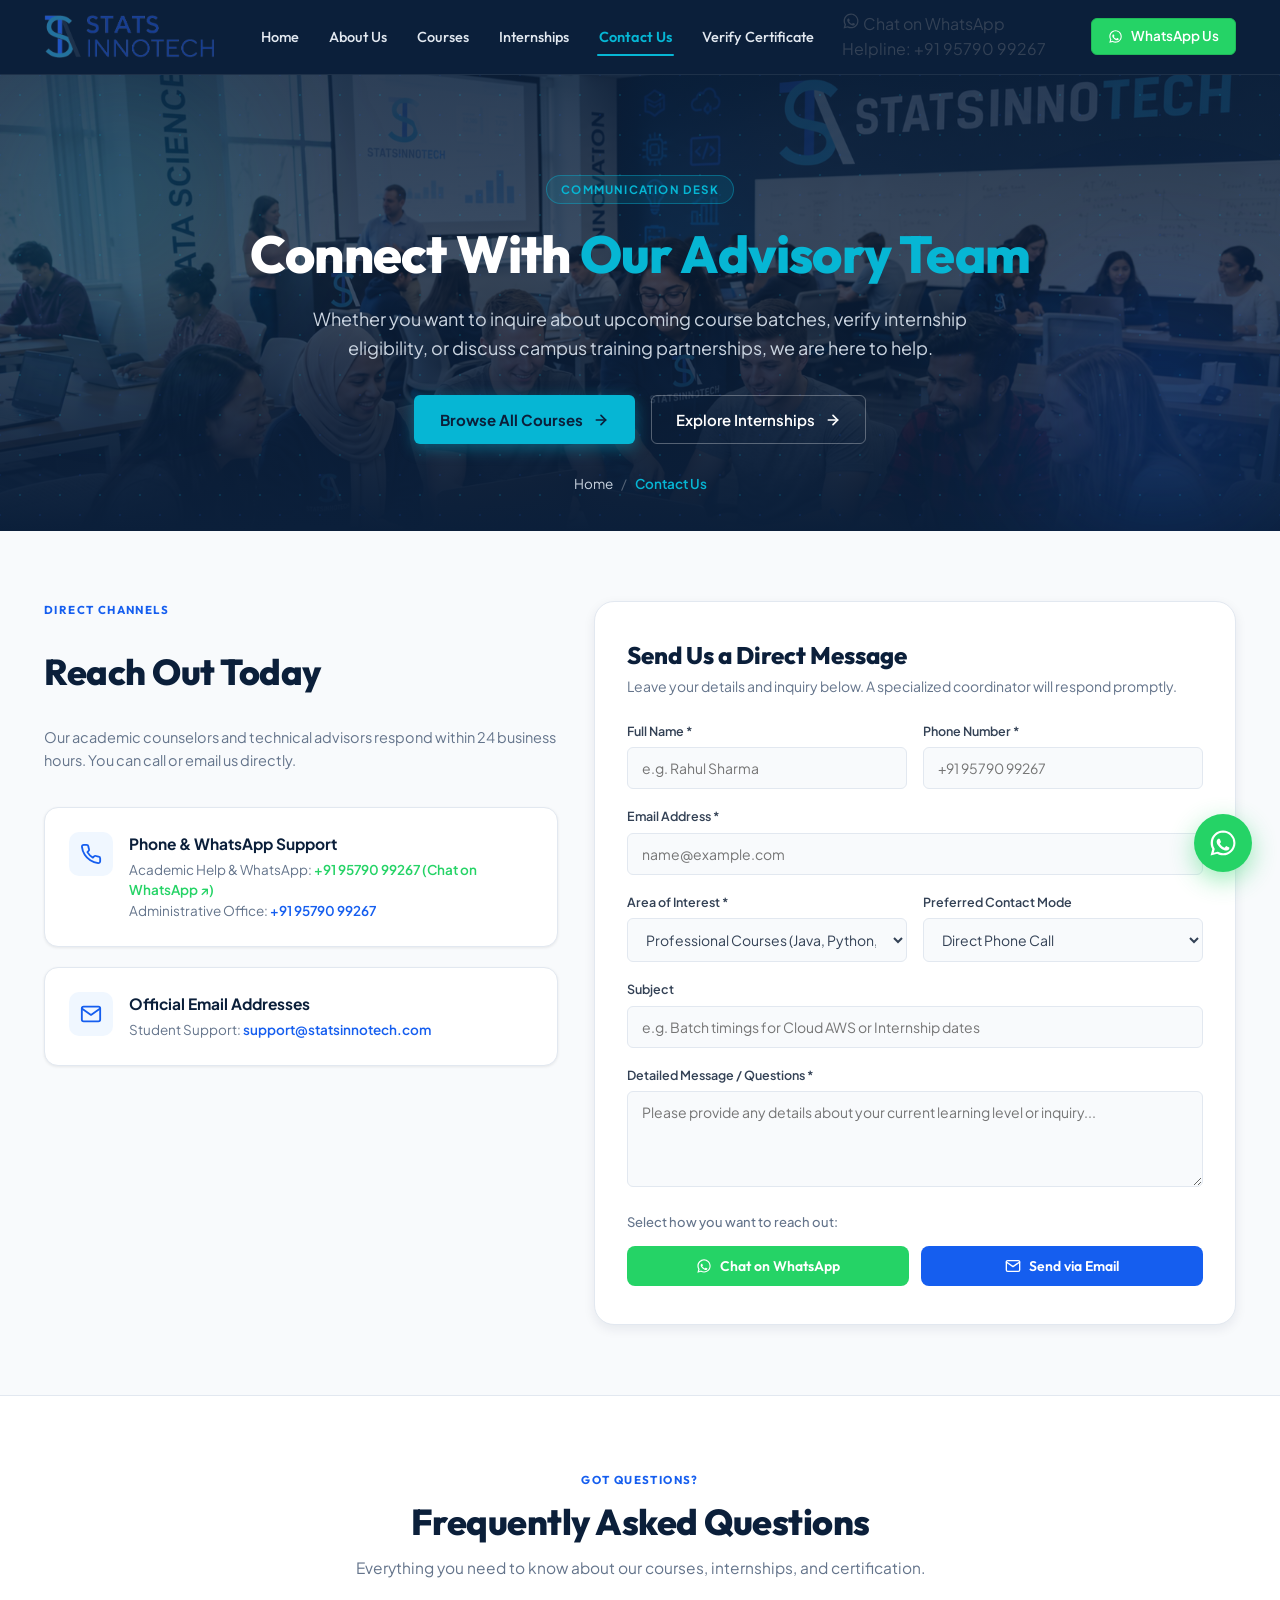
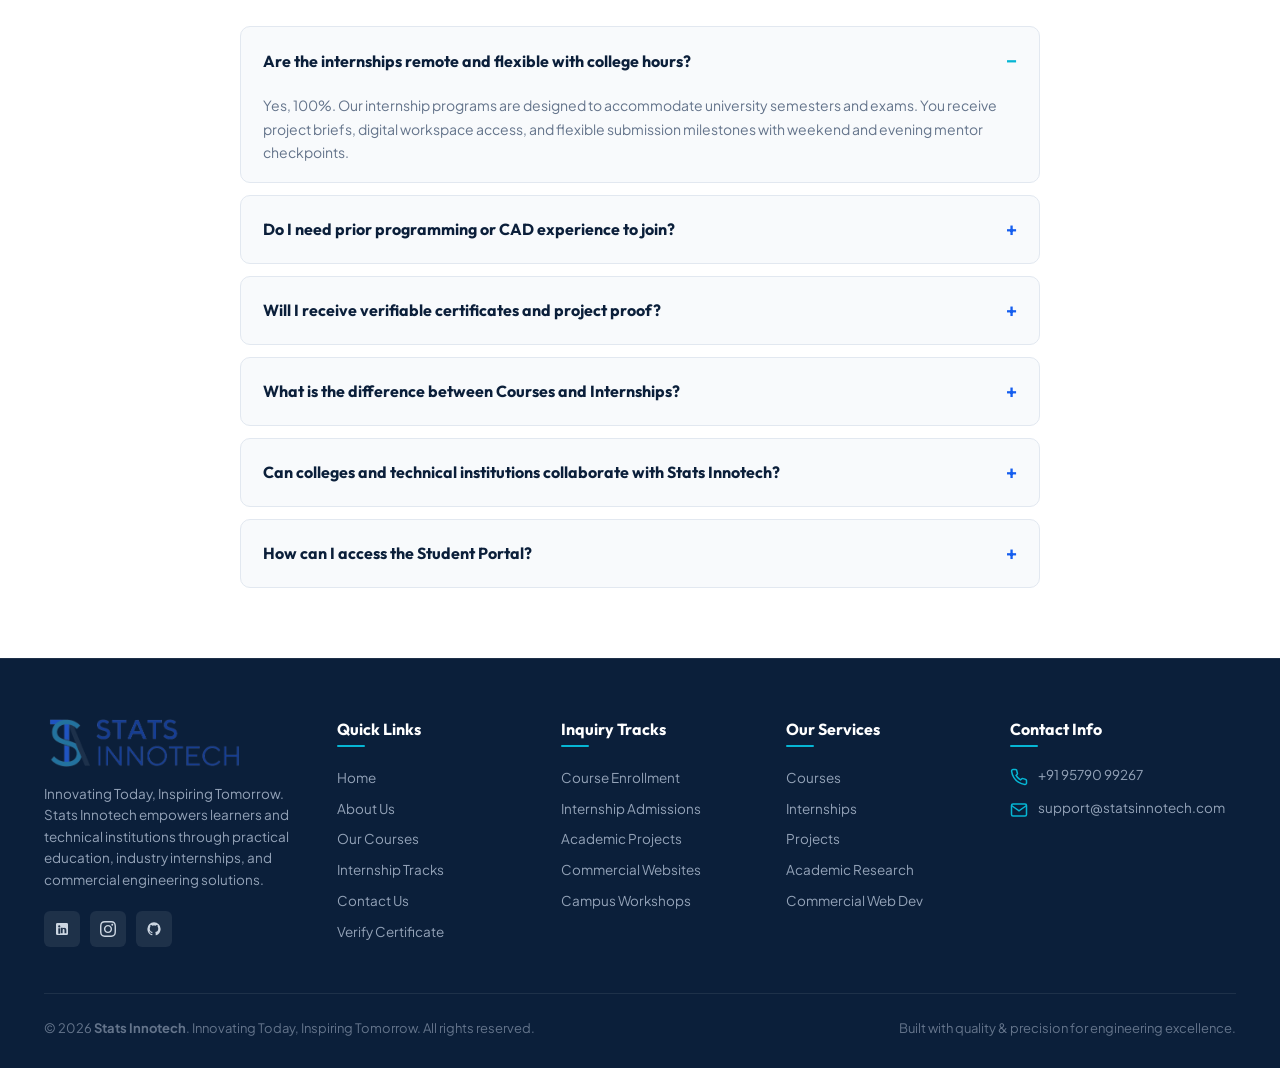
<file: contact.html>
<!DOCTYPE html>
<html lang="en">

<head>
  <meta charset="UTF-8">
  <meta name="viewport" content="width=device-width, initial-scale=1.0">
  <title>Contact Us | Stats Innotech - Technical Support & Admissions</title>
  <meta name="description"
    content="Get in touch with Stats Innotech. Find our phone numbers, email, operational hours, and submit course or internship inquiries directly to our team.">
  <link rel="preconnect" href="https://fonts.googleapis.com">
  <link rel="preconnect" href="https://fonts.gstatic.com" crossorigin>
  <link
    href="https://fonts.googleapis.com/css2?family=Outfit:wght@400;500;600;700;800&family=Plus+Jakarta+Sans:wght@400;500;600;700&display=swap"
    rel="stylesheet">
  <link rel="stylesheet" href="styles.css">
</head>

<body>

  <!-- ==========================================================================
       SITE HEADER
       ========================================================================== -->
  <header class="site-header" id="siteHeader">
    <div class="container nav-container">
      <a href="index.html" class="brand-logo" aria-label="Stats Innotech Home">
        <img src="assets/logo_clean.png" alt="Stats Innotech Logo" class="brand-logo-image">
      </a>

      <nav class="nav-menu" id="navMenu">
        <a href="index.html" class="nav-link">Home</a>
        <a href="about.html" class="nav-link">About Us</a>
        <a href="courses.html" class="nav-link">Courses</a>
        <a href="internships.html" class="nav-link">Internships</a>
        <a href="contact.html" class="nav-link active">Contact Us</a>
        <a href="verify.html" class="nav-link">Verify Certificate</a>
      </nav>

      <div class="nav-actions">
        <a class="btn-header-whatsapp"
          href="https://wa.me/919579099267?text=Hello%20Stats%20Innotech%2C%20I%20have%20an%20inquiry." target="_blank"
          rel="noopener" aria-label="WhatsApp Support">
          <svg fill="currentColor" height="15" viewBox="0 0 24 24" width="15">
            <path
              d="M12.04 2c-5.46 0-9.91 4.45-9.91 9.91 0 1.75.46 3.45 1.32 4.95L2.05 22l5.25-1.38c1.45.79 3.08 1.21 4.74 1.21 5.46 0 9.91-4.45 9.91-9.91 0-2.65-1.03-5.14-2.9-7.01A9.816 9.816 0 0 0 12.04 2zm.01 1.67c2.2 0 4.26.86 5.82 2.42a8.225 8.225 0 0 1 2.41 5.83c0 4.54-3.7 8.24-8.24 8.24-1.42 0-2.82-.37-4.06-1.07l-.29-.17-3.12.82.83-3.04-.19-.3a8.212 8.212 0 0 1-1.26-4.48c0-4.54 3.7-8.23 8.24-8.23zm4.52 11.66c-.25-.13-1.47-.72-1.7-.81-.23-.08-.39-.13-.56.13-.17.25-.64.81-.79.97-.14.17-.29.19-.54.06-.25-.13-1.06-.39-2.02-1.25-.75-.67-1.26-1.49-1.41-1.74-.14-.25-.02-.39.11-.51.11-.11.25-.29.38-.44.12-.14.17-.25.25-.41.08-.17.04-.32-.02-.44-.06-.13-.56-1.35-.77-1.85-.2-.49-.41-.42-.56-.43h-.48c-.17 0-.44.06-.67.31-.23.25-.88.86-.88 2.1 0 1.24.9 2.44 1.03 2.61.13.17 1.77 2.7 4.29 3.79.6.26 1.07.41 1.44.53.6.19 1.15.16 1.58.1.48-.07 1.47-.6 1.68-1.18.21-.58.21-1.07.15-1.18-.06-.1-.23-.17-.48-.29z" />
          </svg>
          <span>WhatsApp Us</span>
        </a>
        <button class="mobile-nav-toggle" id="mobileNavToggle" aria-label="Toggle navigation menu" type="button">
          <svg fill="none" height="24" stroke="currentColor" stroke-linecap="round" stroke-linejoin="round"
            stroke-width="2" viewBox="0 0 24 24" width="24">
            <line x1="3" x2="21" y1="12" y2="12"></line>
            <line x1="3" x2="21" y1="6" y2="6"></line>
            <line x1="3" x2="21" y1="18" y2="18"></line>
          </svg>
        </button>
      </div>
    </div>
  </header>

  <main>
    <!-- ==========================================================================
         PAGE HERO SECTION (PREMIUM HERO DESIGN)
         ========================================================================== -->
    <section class="cta-banner-section" id="pageHero">
      <div class="cta-banner-glow-left"></div>
      <div class="cta-banner-glow-right"></div>
      <div class="container cta-banner-content">
        <div class="page-banner-pill" style="margin: 0 auto 20px;">
          <span>COMMUNICATION DESK</span>
        </div>
        <h1 class="cta-banner-title">
          Connect With <span class="text-cyan">Our Advisory Team</span>
        </h1>
        <p class="cta-banner-subtitle">
          Whether you want to inquire about upcoming course batches, verify internship eligibility, or discuss campus
          training partnerships, we are here to help.
        </p>
        <div class="cta-banner-actions" style="margin-bottom: 30px;">
          <a href="courses.html" class="btn-cta-primary">
            <span>Browse All Courses</span>
            <svg fill="none" height="16" stroke="currentColor" stroke-linecap="round" stroke-linejoin="round"
              stroke-width="2.5" viewBox="0 0 24 24" width="16">
              <line x1="5" x2="19" y1="12" y2="12"></line>
              <polyline points="12 5 19 12 12 19"></polyline>
            </svg>
          </a>
          <a href="internships.html" class="btn-cta-secondary">
            <span>Explore Internships</span>
            <svg fill="none" height="16" stroke="currentColor" stroke-linecap="round" stroke-linejoin="round"
              stroke-width="2.5" viewBox="0 0 24 24" width="16">
              <line x1="5" x2="19" y1="12" y2="12"></line>
              <polyline points="12 5 19 12 12 19"></polyline>
            </svg>
          </a>
        </div>
        <nav class="breadcrumb-nav" aria-label="Breadcrumb" style="justify-content: center;">
          <a href="index.html">Home</a>
          <span class="breadcrumb-sep">/</span>
          <span class="breadcrumb-current">Contact Us</span>
        </nav>
      </div>
    </section>

    <!-- ==========================================================================
         CONTACT INFO & FORM GRID
         ========================================================================== -->
    <section class="contact-section">
      <div class="container">
        <div class="contact-grid">

          <!-- Left: Information Cards -->
          <div class="contact-info-panel">
            <span class="section-kicker">DIRECT CHANNELS</span>
            <h2 class="section-title">Reach Out Today</h2>
            <p style="color: var(--slate-muted); font-size: 14.5px; line-height: 1.6; margin-bottom: 14px;">
              Our academic counselors and technical advisors respond within 24 business hours. You can call or email us
              directly.
            </p>

            <!-- Phone Card -->
            <div class="contact-info-card">
              <div class="contact-info-icon">
                <svg fill="none" height="22" stroke="currentColor" stroke-linecap="round" stroke-linejoin="round"
                  stroke-width="2" viewBox="0 0 24 24" width="22">
                  <path
                    d="M22 16.92v3a2 2 0 0 1-2.18 2 19.79 19.79 0 0 1-8.63-3.07 19.5 19.5 0 0 1-6-6 19.79 19.79 0 0 1-3.07-8.67A2 2 0 0 1 4.11 2h3a2 2 0 0 1 2 1.72 12.84 12.84 0 0 0 .7 2.81 2 2 0 0 1-.45 2.11L8.09 9.91a16 16 0 0 0 6 6l1.27-1.27a2 2 0 0 1 2.11-.45 12.84 12.84 0 0 0 2.81.7A2 2 0 0 1 22 16.92z">
                  </path>
                </svg>
              </div>
              <div>
                <div class="contact-info-title">Phone &amp; WhatsApp Support</div>
                <div class="contact-info-desc">
                  Academic Help & WhatsApp: <a
                    href="https://wa.me/919579099267?text=Hello%20Stats%20Innotech%2C%20I%20have%20an%20inquiry."
                    target="_blank" rel="noopener" style="color:#25D366;font-weight:600;">+91 95790 99267 (Chat on
                    WhatsApp ↗)</a><br>
                  Administrative Office: <a href="tel:+919579099267">+91 95790 99267</a>
                </div>
              </div>
            </div>

            <!-- Email Card -->
            <div class="contact-info-card">
              <div class="contact-info-icon">
                <svg fill="none" height="22" stroke="currentColor" stroke-linecap="round" stroke-linejoin="round"
                  stroke-width="2" viewBox="0 0 24 24" width="22">
                  <path d="M4 4h16c1.1 0 2 .9 2 2v12c0 1.1-.9 2-2 2H4c-1.1 0-2-.9-2-2V6c0-1.1.9-2 2-2z"></path>
                  <polyline points="22,6 12,13 2,6"></polyline>
                </svg>
              </div>
              <div>
                <div class="contact-info-title">Official Email Addresses</div>
                <div class="contact-info-desc">
                  Student Support: <a href="mailto:support@statsinnotech.com">support@statsinnotech.com</a>
                </div>
              </div>
            </div>
          </div>

          <!-- Right: Interactive Contact Form -->
          <div class="contact-form-panel">
            <h3 class="contact-form-title">Send Us a Direct Message</h3>
            <p class="contact-form-subtitle">Leave your details and inquiry below. A specialized coordinator will
              respond promptly.</p>

            <form class="contact-page-form">
              <div class="form-row">
                <div class="form-group">
                  <label class="form-label" for="pageContactName">Full Name *</label>
                  <input class="form-input" id="pageContactName" name="name" placeholder="e.g. Rahul Sharma" required
                    type="text">
                </div>
                <div class="form-group">
                  <label class="form-label" for="pageContactPhone">Phone Number *</label>
                  <input class="form-input" id="pageContactPhone" name="phone" placeholder="+91 95790 99267" required
                    type="tel">
                </div>
              </div>

              <div class="form-group">
                <label class="form-label" for="pageContactEmail">Email Address *</label>
                <input class="form-input" id="pageContactEmail" name="email" placeholder="name@example.com" required
                  type="email">
              </div>

              <div class="form-row">
                <div class="form-group">
                  <label class="form-label" for="pageContactInterest">Area of Interest *</label>
                  <select class="form-select" id="pageContactInterest" name="interest">
                    <option value="Courses">Professional Courses (Java, Python, Cloud, etc.)</option>
                    <option value="Internships">Industry Internship Tracks</option>
                    <option value="Project Guidance">Engineering Project Guidance</option>
                    <option value="Commercial Web Dev">Commercial Web / Portal Development</option>
                    <option value="Digital Marketing">Digital Marketing &amp; SEO Growth</option>
                    <option value="Institutional Partnership">College / Institutional Partnership</option>
                    <option value="Other">General Question</option>
                  </select>
                </div>
                <div class="form-group">
                  <label class="form-label" for="pageContactMode">Preferred Contact Mode</label>
                  <select class="form-select" id="pageContactMode" name="mode">
                    <option value="Phone Call">Direct Phone Call</option>
                    <option value="WhatsApp">WhatsApp Message</option>
                    <option value="Email">Email Communication</option>
                  </select>
                </div>
              </div>

              <div class="form-group">
                <label class="form-label" for="pageContactSubject">Subject</label>
                <input class="form-input" id="pageContactSubject" name="subject"
                  placeholder="e.g. Batch timings for Cloud AWS or Internship dates" type="text">
              </div>

              <div class="form-group">
                <label class="form-label" for="pageContactMessage">Detailed Message / Questions *</label>
                <textarea class="form-textarea" id="pageContactMessage" name="message"
                  placeholder="Please provide any details about your current learning level or inquiry..." required
                  rows="4"></textarea>
              </div>


              <p style="font-size:13px;color:#64748B;margin:12px 0 8px;font-weight:500;">Select how you want to reach
                out:</p>
              <div class="query-reach-actions">
                <button class="btn-query-whatsapp" type="button" id="btnPageContactWhatsApp">
                  <svg fill="currentColor" height="16" viewBox="0 0 24 24" width="16">
                    <path
                      d="M12.04 2c-5.46 0-9.91 4.45-9.91 9.91 0 1.75.46 3.45 1.32 4.95L2.05 22l5.25-1.38c1.45.79 3.08 1.21 4.74 1.21 5.46 0 9.91-4.45 9.91-9.91 0-2.65-1.03-5.14-2.9-7.01A9.816 9.816 0 0 0 12.04 2zm.01 1.67c2.2 0 4.26.86 5.82 2.42a8.225 8.225 0 0 1 2.41 5.83c0 4.54-3.7 8.24-8.24 8.24-1.42 0-2.82-.37-4.06-1.07l-.29-.17-3.12.82.83-3.04-.19-.3a8.212 8.212 0 0 1-1.26-4.48c0-4.54 3.7-8.23 8.24-8.23zm4.52 11.66c-.25-.13-1.47-.72-1.7-.81-.23-.08-.39-.13-.56.13-.17.25-.64.81-.79.97-.14.17-.29.19-.54.06-.25-.13-1.06-.39-2.02-1.25-.75-.67-1.26-1.49-1.41-1.74-.14-.25-.02-.39.11-.51.11-.11.25-.29.38-.44.12-.14.17-.25.25-.41.08-.17.04-.32-.02-.44-.06-.13-.56-1.35-.77-1.85-.2-.49-.41-.42-.56-.43h-.48c-.17 0-.44.06-.67.31-.23.25-.88.86-.88 2.1 0 1.24.9 2.44 1.03 2.61.13.17 1.77 2.7 4.29 3.79.6.26 1.07.41 1.44.53.6.19 1.15.16 1.58.1.48-.07 1.47-.6 1.68-1.18.21-.58.21-1.07.15-1.18-.06-.1-.23-.17-.48-.29z" />
                  </svg>
                  <span>Chat on WhatsApp</span>
                </button>
                <button class="btn-query-email" type="button" id="btnPageContactEmail">
                  <svg fill="none" height="16" stroke="currentColor" stroke-linecap="round" stroke-linejoin="round"
                    stroke-width="2" viewBox="0 0 24 24" width="16">
                    <path d="M4 4h16c1.1 0 2 .9 2 2v12c0 1.1-.9 2-2 2H4c-1.1 0-2-.9-2-2V6c0-1.1.9-2 2-2z"></path>
                    <polyline points="22,6 12,13 2,6"></polyline>
                  </svg>
                  <span>Send via Email</span>
                </button>
              </div>

            </form>
          </div>

        </div>
      </div>
    </section>

    <!-- ==========================================================================
         FREQUENTLY ASKED QUESTIONS
         ========================================================================== -->
    <section class="faq-section" style="border-top: 1px solid var(--border-light);">
      <div class="container">
        <div class="section-header-centered">
          <span class="section-kicker">GOT QUESTIONS?</span>
          <h2 class="section-title">Frequently Asked Questions</h2>
          <p class="section-subtitle">Everything you need to know about our courses, internships, and certification.</p>
        </div>

        <div class="faq-list">
          <details class="faq-item" open>
            <summary>Are the internships remote and flexible with college hours?</summary>
            <p class="faq-answer">
              Yes, 100%. Our internship programs are designed to accommodate university semesters and exams. You receive
              project briefs, digital workspace access, and flexible submission milestones with weekend and evening
              mentor checkpoints.
            </p>
          </details>

          <details class="faq-item">
            <summary>Do I need prior programming or CAD experience to join?</summary>
            <p class="faq-answer">
              No prior corporate experience is required. Each domain track features structured modules starting from
              foundational setups before moving to advanced architecture. Our advisors help place you into the right
              batch based on your current comfort level.
            </p>
          </details>

          <details class="faq-item">
            <summary>Will I receive verifiable certificates and project proof?</summary>
            <p class="faq-answer">
              Yes. Upon satisfactory completion of your project deliverables and mentor evaluation, you receive an
              official Certificate of Completion containing an online credential verification ID, a detailed Project
              Experience Letter, and recommendation support for high performers.
            </p>
          </details>

          <details class="faq-item">
            <summary>What is the difference between Courses and Internships?</summary>
            <p class="faq-answer">
              Courses are instructor-guided deep-dive learning programs designed to build conceptual depth and practical
              mastery from scratch. Internships are experiential project-driven sprints where you solve production-style
              problem statements with mentor review. Many students take a course followed by an internship track.
            </p>
          </details>

          <details class="faq-item">
            <summary>Can colleges and technical institutions collaborate with Stats Innotech?</summary>
            <p class="faq-answer">
              Yes! We regularly conduct faculty development programs (FDP), student technical bootcamps, and semester
              internship partnerships with leading engineering and polytechnic institutes. Inquire through our
              partnership desk above.
            </p>
          </details>

          <details class="faq-item">
            <summary>How can I access the Student Portal?</summary>
            <p class="faq-answer">
              Enrolled students can log in at any time using the "Student Login" button in the header. From the portal,
              you can access your attendance records, track assignment deadlines, submit project links, and receive
              mentor reviews.
            </p>
          </details>
        </div>
      </div>
    </section>

  </main>

  <!-- ==========================================================================
       MODAL: GET IN TOUCH
       ========================================================================== -->
  <div class="modal-overlay" id="contactModal" role="dialog" aria-hidden="true">
    <div class="modal-card">
      <div class="modal-header">
        <h3 class="modal-title">Get In Touch</h3>
        <button class="modal-close-btn" data-close="contactModal" aria-label="Close dialog"
          type="button">&times;</button>
      </div>
      <div class="modal-body">
        <p style="font-size: 13.5px; color: #64748B; margin-bottom: 20px;">
          Have questions or want to partner with Stats Innotech? Fill out the form and our team will get back to you
          shortly.
        </p>
        <form id="contactForm">
          <div class="form-group">
            <label class="form-label" for="contactName">Full Name *</label>
            <input class="form-input" id="contactName" placeholder="e.g. Rahul Sharma" required type="text">
          </div>
          <div class="form-group">
            <label class="form-label" for="contactEmail">Email Address *</label>
            <input class="form-input" id="contactEmail" placeholder="name@example.com" required type="email">
          </div>
          <div class="form-group">
            <label class="form-label" for="contactPhone">Phone Number *</label>
            <input class="form-input" id="contactPhone" placeholder="+91 95790 99267" required type="tel">
          </div>
          <div class="form-group">
            <label class="form-label" for="contactInterest">Area of Interest</label>
            <select class="form-select" id="contactInterest">
              <option value="Courses">Professional Courses</option>
              <option value="Internships">Industry Internships</option>
              <option value="Project Guidance">Engineering Project Guidance</option>
              <option value="Web Development">Commercial Web Development</option>
              <option value="Other">General Inquiry</option>
            </select>
          </div>
          <div class="form-group">
            <label class="form-label" for="contactMessage">Message / Questions</label>
            <textarea class="form-textarea" id="contactMessage" placeholder="Tell us how we can help you..."
              rows="3"></textarea>
          </div>
          <button class="form-submit-btn" type="submit">
            <span>Send Message</span>
            <svg fill="none" height="15" stroke="currentColor" stroke-linecap="round" stroke-linejoin="round"
              stroke-width="2.5" viewBox="0 0 24 24" width="15">
              <line x1="22" x2="11" y1="2" y2="13"></line>
              <polygon points="22 2 15 22 11 13 2 9 22 2"></polygon>
            </svg>
          </button>
        </form>
      </div>
    </div>
  </div>

  <!-- Toast Notification -->
  <div class="toast-notification" id="toastNotification">
    <svg fill="none" height="20" stroke="#06B6D4" stroke-linecap="round" stroke-linejoin="round" stroke-width="2.5"
      viewBox="0 0 24 24" width="20">
      <path d="M22 11.08V12a10 10 0 1 1-5.93-9.14"></path>
      <polyline points="22 4 12 14.01 9 11.01"></polyline>
    </svg>
    <span id="toastMessage">Thank you! Your submission has been received.</span>
  </div>

  <!-- ==========================================================================
       SITE FOOTER
       ========================================================================== -->
  <footer class="site-footer">
    <div class="container">
      <div class="footer-top-grid">
        <div class="footer-brand-col">
          <a href="index.html" aria-label="Stats Innotech Home">
            <img src="assets/logo_clean.png" alt="Stats Innotech" class="footer-logo">
          </a>
          <p>
            Innovating Today, Inspiring Tomorrow. Stats Innotech empowers learners and technical institutions through
            practical education, industry internships, and commercial engineering solutions.
          </p>
          <div class="footer-social-row">
            <a href="https://www.linkedin.com/in/stats-innotech-69651b435?utm_source=share_via&utm_content=profile&utm_medium=member_android"
              class="social-icon-btn" aria-label="LinkedIn" target="_blank" rel="noopener">
              <svg fill="currentColor" height="16" viewBox="0 0 24 24" width="16">
                <path
                  d="M19 3a2 2 0 0 1 2 2v14a2 2 0 0 1-2 2H5a2 2 0 0 1-2-2V5a2 2 0 0 1 2-2h14m-.5 15.5v-5.3a3.26 3.26 0 0 0-3.26-3.26c-.85 0-1.84.52-2.28 1.3v-1.11h-2.79v8.37h2.79v-4.93c0-.77.62-1.4 1.39-1.4a1.4 1.4 0 0 1 1.4 1.4v4.93h2.75M6.46 10.9v8.37H9.2V10.9H6.46M7.83 6.45a1.64 1.64 0 1 0 0 3.28 1.64 1.64 0 0 0 0-3.28z">
                </path>
              </svg>
            </a>
            <a href="https://www.instagram.com/statsinnotech?stkn=ejNqcjBldDBndDdu" class="social-icon-btn"
              aria-label="Instagram" target="_blank" rel="noopener">
              <svg fill="currentColor" height="16" viewBox="0 0 24 24" width="16">
                <path
                  d="M12 2.163c3.204 0 3.584.012 4.85.07 3.252.148 4.771 1.691 4.919 4.919.058 1.265.069 1.645.069 4.849 0 3.205-.012 3.584-.069 4.849-.149 3.225-1.664 4.771-4.919 4.919-1.266.058-1.644.07-4.85.07-3.204 0-3.584-.012-4.849-.07-3.26-.149-4.771-1.699-4.919-4.92-.058-1.265-.07-1.644-.07-4.849 0-3.204.013-3.583.07-4.849.149-3.227 1.664-4.771 4.919-4.919 1.266-.057 1.645-.069 4.849-.069zm0-2.163c-3.259 0-3.667.014-4.947.072-4.358.2-6.78 2.618-6.98 6.98-.059 1.281-.073 1.689-.073 4.948 0 3.259.014 3.668.072 4.948.2 4.358 2.618 6.78 6.98 6.98 1.281.058 1.689.072 4.948.072 3.259 0 3.668-.014 4.948-.072 4.354-.2 6.782-2.618 6.979-6.98.059-1.28.073-1.689.073-4.948 0-3.259-.014-3.667-.072-4.947-.196-4.354-2.617-6.78-6.979-6.98-1.281-.059-1.69-.073-4.949-.073zm0 5.838c-3.403 0-6.162 2.759-6.162 6.162s2.759 6.163 6.162 6.163 6.162-2.759 6.162-6.163c0-3.403-2.759-6.162-6.162-6.162zm0 10.162c-2.209 0-4-1.79-4-4 0-2.209 1.791-4 4-4s4 1.791 4 4c0 2.21-1.791 4-4 4zm6.406-11.845c-.796 0-1.441.645-1.441 1.44s.645 1.44 1.441 1.44c.795 0 1.439-.645 1.439-1.44s-.644-1.44-1.439-1.44z">
                </path>
              </svg>
            </a>
            <a href="https://github.com" class="social-icon-btn" aria-label="GitHub" target="_blank" rel="noopener">
              <svg fill="currentColor" height="16" viewBox="0 0 24 24" width="16">
                <path
                  d="M12 2A10 10 0 0 0 2 12c0 4.42 2.87 8.17 6.84 9.5.5.08.66-.23.66-.5v-1.69c-2.77.6-3.36-1.34-3.36-1.34-.46-1.16-1.11-1.47-1.11-1.47-.91-.62.07-.6.07-.6 1 .07 1.53 1.03 1.53 1.03.87 1.52 2.34 1.07 2.91.83.1-.65.35-1.09.63-1.34-2.22-.25-4.55-1.11-4.55-4.92 0-1.11.38-2 1.03-2.71-.1-.25-.45-1.29.1-2.64 0 0 .84-.27 2.75 1.02.79-.22 1.65-.33 2.5-.33.85 0 1.71.11 2.5.33 1.91-1.29 2.75-1.02 2.75-1.02.55 1.35.2 2.39.1 2.64.65.71 1.03 1.6 1.03 2.71 0 3.82-2.34 4.66-4.57 4.91.36.31.69.92.69 1.85V21c0 .27.16.59.67.5C19.14 20.16 22 16.42 22 12A10 10 0 0 0 12 2z">
                </path>
              </svg>
            </a>
          </div>
        </div>

        <div>
          <h4 class="footer-heading">Quick Links</h4>
          <ul class="footer-links-list">
            <li><a href="index.html">Home</a></li>
            <li><a href="about.html">About Us</a></li>
            <li><a href="courses.html">Our Courses</a></li>
            <li><a href="internships.html">Internship Tracks</a></li>
            <li><a href="contact.html">Contact Us</a></li>

            <li><a href="verify.html">Verify Certificate</a></li>
          </ul>
        </div>

        <div>
          <h4 class="footer-heading">Inquiry Tracks</h4>
          <ul class="footer-links-list">
            <li><a href="courses.html">Course Enrollment</a></li>
            <li><a href="internships.html">Internship Admissions</a></li>
            <li><a href="about.html">Academic Projects</a></li>
            <li><a href="about.html">Commercial Websites</a></li>
            <li><a href="about.html">Campus Workshops</a></li>
          </ul>
        </div>

        <div>
          <h4 class="footer-heading">Our Services</h4>
          <ul class="footer-links-list">
            <li><a href="courses.html">Courses</a></li>
            <li><a href="internships.html">Internships</a></li>
            <li><a href="contact.html">Projects</a></li>
            <li><a href="contact.html">Academic Research</a></li>
            <li><a href="contact.html">Commercial Web Dev</a></li>
          </ul>
        </div>

        <div>
          <h4 class="footer-heading">Contact Info</h4>
          <div class="footer-contact-info">

            <div class="footer-contact-item">
              <svg fill="none" height="18" stroke="currentColor" stroke-width="2" viewBox="0 0 24 24" width="18">
                <path
                  d="M22 16.92v3a2 2 0 0 1-2.18 2 19.79 19.79 0 0 1-8.63-3.07 19.5 19.5 0 0 1-6-6 19.79 19.79 0 0 1-3.07-8.67A2 2 0 0 1 4.11 2h3a2 2 0 0 1 2 1.72 12.84 12.84 0 0 0 .7 2.81 2 2 0 0 1-.45 2.11L8.09 9.91a16 16 0 0 0 6 6l1.27-1.27a2 2 0 0 1 2.11-.45 12.84 12.84 0 0 0 2.81.7A2 2 0 0 1 22 16.92z">
                </path>
              </svg>
              <a href="tel:+919579099267" style="color:inherit;">+91 95790 99267</a>
            </div>
            <div class="footer-contact-item">
              <svg fill="none" height="18" stroke="currentColor" stroke-width="2" viewBox="0 0 24 24" width="18">
                <path d="M4 4h16c1.1 0 2 .9 2 2v12c0 1.1-.9 2-2 2H4c-1.1 0-2-.9-2-2V6c0-1.1.9-2 2-2z"></path>
                <polyline points="22,6 12,13 2,6"></polyline>
              </svg>
              <a href="mailto:support@statsinnotech.com" style="color:inherit;">support@statsinnotech.com</a>
            </div>
          </div>
        </div>
      </div>

      <div class="footer-bottom">
        <p>&copy; 2026 <strong>Stats Innotech</strong>. Innovating Today, Inspiring Tomorrow. All rights reserved.</p>
        <p>Built with quality &amp; precision for engineering excellence.</p>
      </div>
    </div>
  </footer>

  <script src="main.js"></script>

  <!-- Floating WhatsApp Action -->
  <a href="https://wa.me/919579099267?text=Hello%20Stats%20Innotech%2C%20I%20have%20an%20inquiry."
    class="floating-whatsapp-btn" target="_blank" rel="noopener" aria-label="Chat on WhatsApp" title="Chat on WhatsApp">
    <svg viewBox="0 0 24 24" width="30" height="30" fill="currentColor">
      <path
        d="M12.04 2c-5.46 0-9.91 4.45-9.91 9.91 0 1.75.46 3.45 1.32 4.95L2.05 22l5.25-1.38c1.45.79 3.08 1.21 4.74 1.21 5.46 0 9.91-4.45 9.91-9.91 0-2.65-1.03-5.14-2.9-7.01A9.816 9.816 0 0 0 12.04 2zm.01 1.67c2.2 0 4.26.86 5.82 2.42a8.225 8.225 0 0 1 2.41 5.83c0 4.54-3.7 8.24-8.24 8.24-1.42 0-2.82-.37-4.06-1.07l-.29-.17-3.12.82.83-3.04-.19-.3a8.212 8.212 0 0 1-1.26-4.48c0-4.54 3.7-8.23 8.24-8.23zm4.52 11.66c-.25-.13-1.47-.72-1.7-.81-.23-.08-.39-.13-.56.13-.17.25-.64.81-.79.97-.14.17-.29.19-.54.06-.25-.13-1.06-.39-2.02-1.25-.75-.67-1.26-1.49-1.41-1.74-.14-.25-.02-.39.11-.51.11-.11.25-.29.38-.44.12-.14.17-.25.25-.41.08-.17.04-.32-.02-.44-.06-.13-.56-1.35-.77-1.85-.2-.49-.41-.42-.56-.43h-.48c-.17 0-.44.06-.67.31-.23.25-.88.86-.88 2.1 0 1.24.9 2.44 1.03 2.61.13.17 1.77 2.7 4.29 3.79.6.26 1.07.41 1.44.53.6.19 1.15.16 1.58.1.48-.07 1.47-.6 1.68-1.18.21-.58.21-1.07.15-1.18-.06-.1-.23-.17-.48-.29z" />
    </svg>
    <span class="whatsapp-tooltip">Chat with Us</span>
  </a>

</body>

</html>
</file>
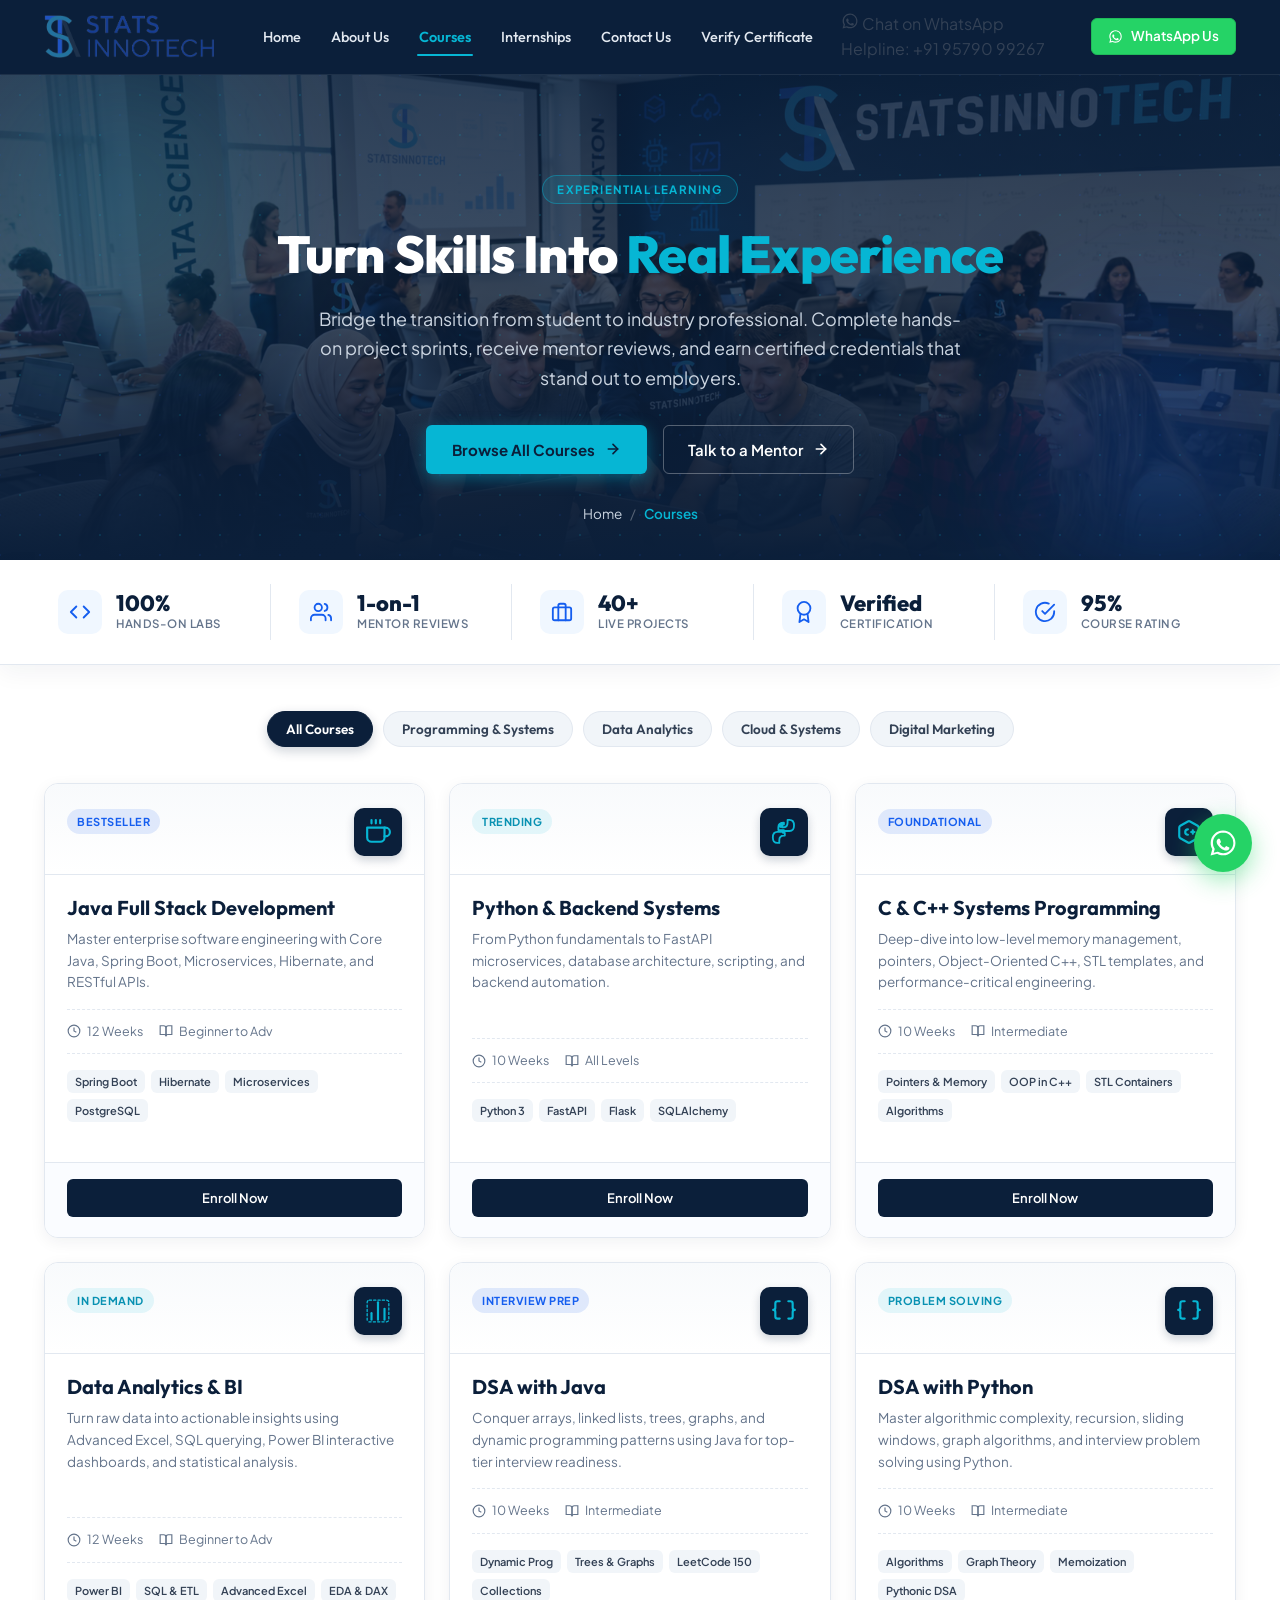
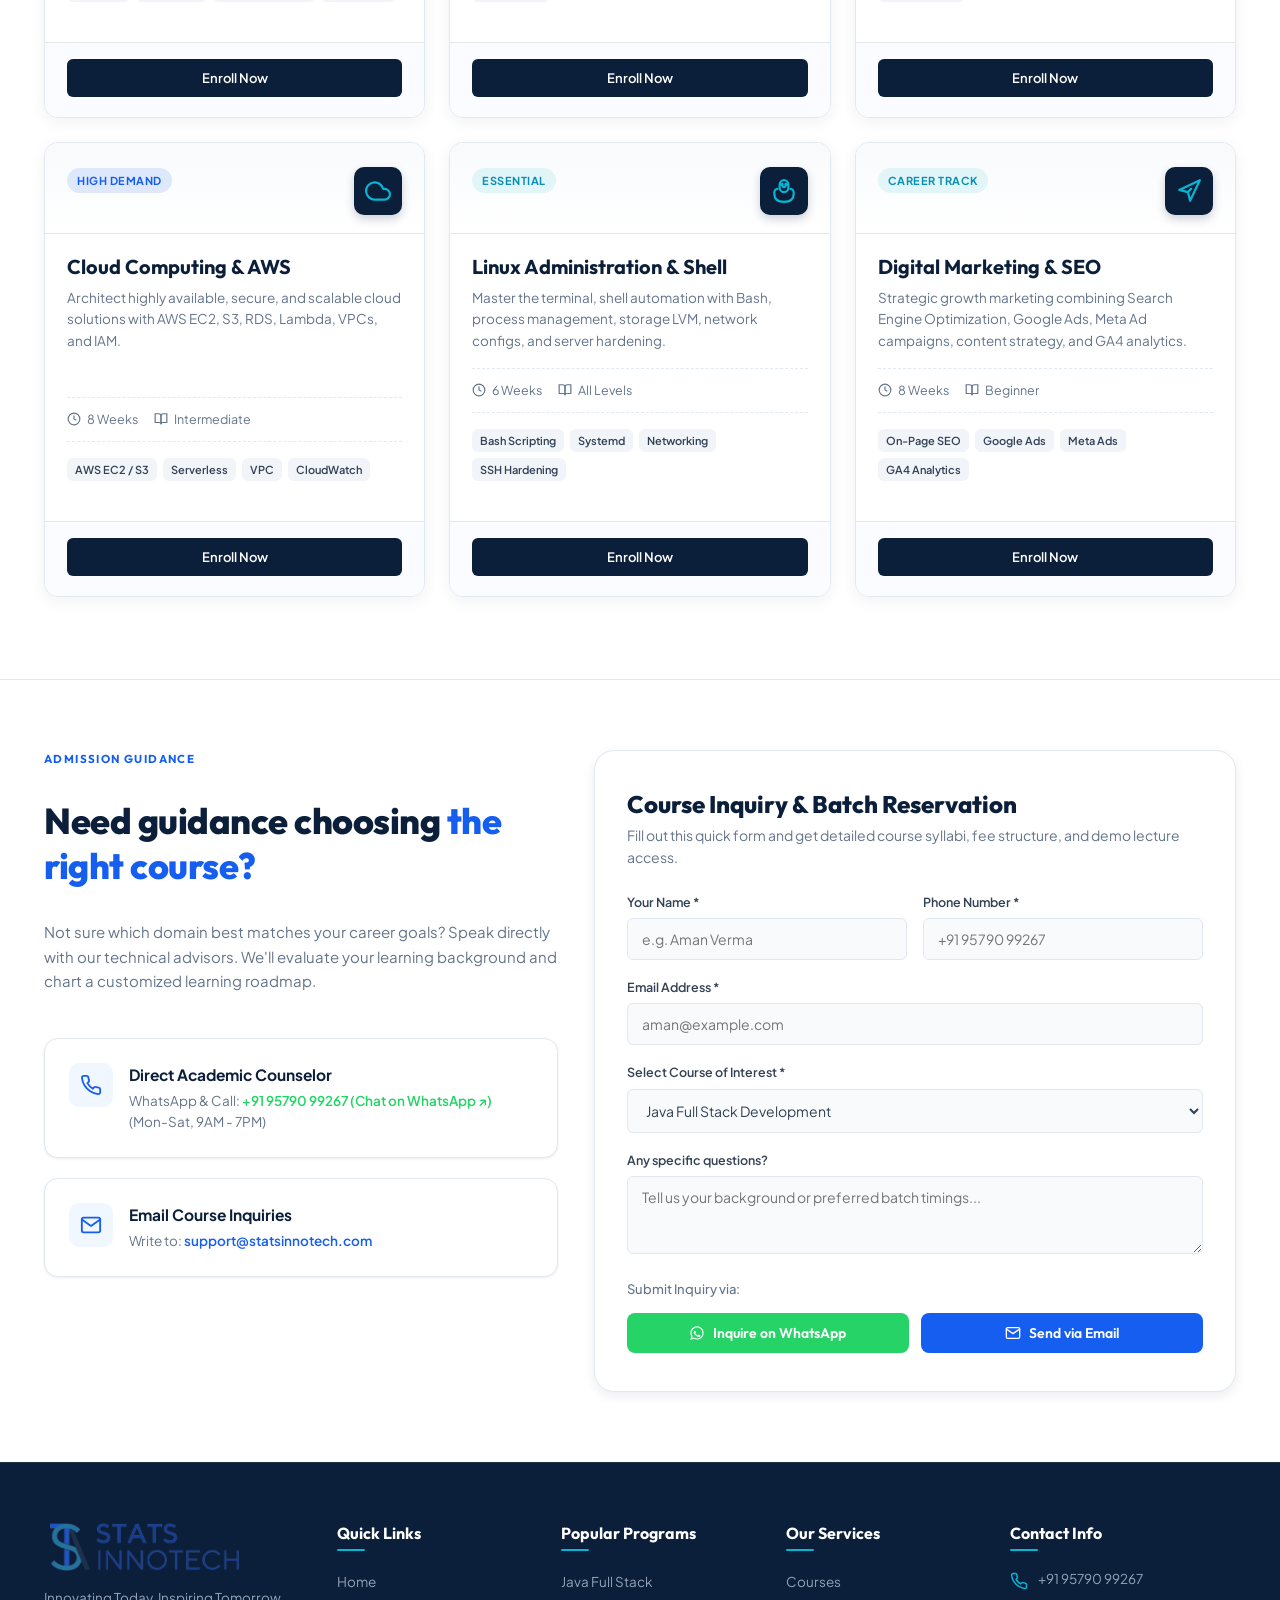
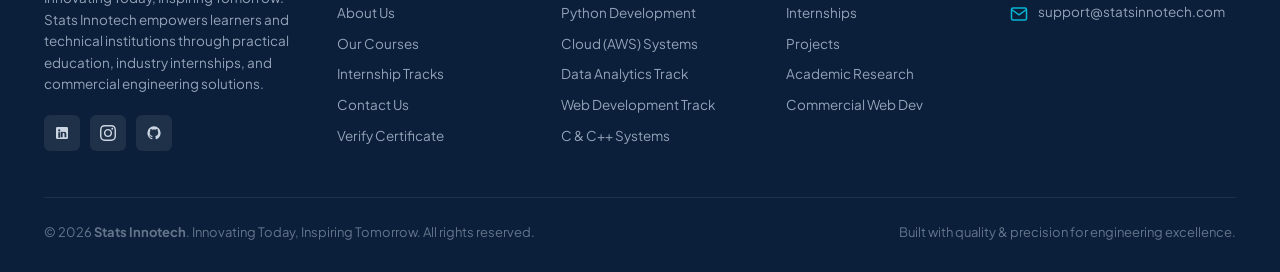
<file: courses.html>
<!DOCTYPE html>
<html lang="en">

<head>
  <meta charset="UTF-8">
  <meta name="viewport" content="width=device-width, initial-scale=1.0">
  <title>Professional Technical Courses | Stats Innotech</title>
  <meta name="description"
    content="Explore industry-focused technical courses at Stats Innotech. Learn Java Full Stack, Python, C &amp; C++, Data Analytics, DSA, Linux, Cloud (AWS), and Digital Marketing with hands-on projects and mentorship.">
  <link rel="preconnect" href="https://fonts.googleapis.com">
  <link rel="preconnect" href="https://fonts.gstatic.com" crossorigin>
  <link
    href="https://fonts.googleapis.com/css2?family=Outfit:wght@400;500;600;700;800&family=Plus+Jakarta+Sans:wght@400;500;600;700&display=swap"
    rel="stylesheet">
  <link rel="stylesheet" href="styles.css">
</head>

<body>

  <!-- ==========================================================================
       SITE HEADER
       ========================================================================== -->
  <header class="site-header" id="siteHeader">
    <div class="container nav-container">
      <a href="index.html" class="brand-logo" aria-label="Stats Innotech Home">
        <img src="assets/logo_clean.png" alt="Stats Innotech Logo" class="brand-logo-image">
      </a>

      <nav class="nav-menu" id="navMenu">
        <a href="index.html" class="nav-link">Home</a>
        <a href="about.html" class="nav-link">About Us</a>
        <a href="courses.html" class="nav-link active">Courses</a>
        <a href="internships.html" class="nav-link">Internships</a>
        <a href="contact.html" class="nav-link">Contact Us</a>
        <a href="verify.html" class="nav-link">Verify Certificate</a>
      </nav>

      <div class="nav-actions">
        <a class="btn-header-whatsapp"
          href="https://wa.me/919579099267?text=Hello%20Stats%20Innotech%2C%20I%20have%20an%20inquiry." target="_blank"
          rel="noopener" aria-label="WhatsApp Support">
          <svg fill="currentColor" height="15" viewBox="0 0 24 24" width="15">
            <path
              d="M12.04 2c-5.46 0-9.91 4.45-9.91 9.91 0 1.75.46 3.45 1.32 4.95L2.05 22l5.25-1.38c1.45.79 3.08 1.21 4.74 1.21 5.46 0 9.91-4.45 9.91-9.91 0-2.65-1.03-5.14-2.9-7.01A9.816 9.816 0 0 0 12.04 2zm.01 1.67c2.2 0 4.26.86 5.82 2.42a8.225 8.225 0 0 1 2.41 5.83c0 4.54-3.7 8.24-8.24 8.24-1.42 0-2.82-.37-4.06-1.07l-.29-.17-3.12.82.83-3.04-.19-.3a8.212 8.212 0 0 1-1.26-4.48c0-4.54 3.7-8.23 8.24-8.23zm4.52 11.66c-.25-.13-1.47-.72-1.7-.81-.23-.08-.39-.13-.56.13-.17.25-.64.81-.79.97-.14.17-.29.19-.54.06-.25-.13-1.06-.39-2.02-1.25-.75-.67-1.26-1.49-1.41-1.74-.14-.25-.02-.39.11-.51.11-.11.25-.29.38-.44.12-.14.17-.25.25-.41.08-.17.04-.32-.02-.44-.06-.13-.56-1.35-.77-1.85-.2-.49-.41-.42-.56-.43h-.48c-.17 0-.44.06-.67.31-.23.25-.88.86-.88 2.1 0 1.24.9 2.44 1.03 2.61.13.17 1.77 2.7 4.29 3.79.6.26 1.07.41 1.44.53.6.19 1.15.16 1.58.1.48-.07 1.47-.6 1.68-1.18.21-.58.21-1.07.15-1.18-.06-.1-.23-.17-.48-.29z" />
          </svg>
          <span>WhatsApp Us</span>
        </a>
        <button class="mobile-nav-toggle" id="mobileNavToggle" aria-label="Toggle navigation menu" type="button">
          <svg fill="none" height="24" stroke="currentColor" stroke-linecap="round" stroke-linejoin="round"
            stroke-width="2" viewBox="0 0 24 24" width="24">
            <line x1="3" x2="21" y1="12" y2="12"></line>
            <line x1="3" x2="21" y1="6" y2="6"></line>
            <line x1="3" x2="21" y1="18" y2="18"></line>
          </svg>
        </button>
      </div>
    </div>
  </header>

  <main>
    <!-- ==========================================================================
         PAGE HERO SECTION (PREMIUM HERO DESIGN)
         ========================================================================== -->
    <section class="cta-banner-section" id="pageHero">
      <div class="cta-banner-glow-left"></div>
      <div class="cta-banner-glow-right"></div>
      <div class="container cta-banner-content">
        <div class="page-banner-pill" style="margin: 0 auto 20px;">
          <span>EXPERIENTIAL LEARNING</span>
        </div>
        <h1 class="cta-banner-title">
          Turn Skills Into <span class="text-cyan">Real Experience</span>
        </h1>
        <p class="cta-banner-subtitle">
          Bridge the transition from student to industry professional. Complete hands-on project sprints, receive mentor
          reviews, and earn certified credentials that stand out to employers.
        </p>
        <div class="cta-banner-actions" style="margin-bottom: 30px;">
          <a href="courses.html" class="btn-cta-primary">
            <span>Browse All Courses</span>
            <svg fill="none" height="16" stroke="currentColor" stroke-linecap="round" stroke-linejoin="round"
              stroke-width="2.5" viewBox="0 0 24 24" width="16">
              <line x1="5" x2="19" y1="12" y2="12"></line>
              <polyline points="12 5 19 12 12 19"></polyline>
            </svg>
          </a>
          <a href="contact.html" class="btn-cta-secondary">
            <span>Talk to a Mentor</span>
            <svg fill="none" height="16" stroke="currentColor" stroke-linecap="round" stroke-linejoin="round"
              stroke-width="2.5" viewBox="0 0 24 24" width="16">
              <line x1="5" x2="19" y1="12" y2="12"></line>
              <polyline points="12 5 19 12 12 19"></polyline>
            </svg>
          </a>
        </div>
        <nav class="breadcrumb-nav" aria-label="Breadcrumb" style="justify-content: center;">
          <a href="index.html">Home</a>
          <span class="breadcrumb-sep">/</span>
          <span class="breadcrumb-current">Courses</span>
        </nav>
      </div>
    </section>

    <!-- ==========================================================================
         LEARNING PILLARS
         ========================================================================== -->
    <section class="impact-section">
      <div class="container">
        <div class="impact-grid">
          <div class="impact-item">
            <div class="impact-icon-wrapper">
              <svg fill="none" height="22" stroke="currentColor" stroke-linecap="round" stroke-linejoin="round"
                stroke-width="2" viewBox="0 0 24 24" width="22">
                <polyline points="16 18 22 12 16 6"></polyline>
                <polyline points="8 6 2 12 8 18"></polyline>
              </svg>
            </div>
            <div>
              <div class="impact-number">100%</div>
              <div class="impact-label">Hands-on Labs</div>
            </div>
          </div>
          <div class="impact-item">
            <div class="impact-icon-wrapper">
              <svg fill="none" height="22" stroke="currentColor" stroke-linecap="round" stroke-linejoin="round"
                stroke-width="2" viewBox="0 0 24 24" width="22">
                <path d="M17 21v-2a4 4 0 0 0-4-4H5a4 4 0 0 0-4 4v2"></path>
                <circle cx="9" cy="7" r="4"></circle>
                <path d="M23 21v-2a4 4 0 0 0-3-3.87"></path>
                <path d="M16 3.13a4 4 0 0 1 0 7.75"></path>
              </svg>
            </div>
            <div>
              <div class="impact-number">1-on-1</div>
              <div class="impact-label">Mentor Reviews</div>
            </div>
          </div>
          <div class="impact-item">
            <div class="impact-icon-wrapper">
              <svg fill="none" height="22" stroke="currentColor" stroke-linecap="round" stroke-linejoin="round"
                stroke-width="2" viewBox="0 0 24 24" width="22">
                <rect height="14" rx="2" ry="2" width="20" x="2" y="7"></rect>
                <path d="M16 21V5a2 2 0 0 0-2-2h-4a2 2 0 0 0-2 2v16"></path>
              </svg>
            </div>
            <div>
              <div class="impact-number">40+</div>
              <div class="impact-label">Live Projects</div>
            </div>
          </div>
          <div class="impact-item">
            <div class="impact-icon-wrapper">
              <svg fill="none" height="22" stroke="currentColor" stroke-linecap="round" stroke-linejoin="round"
                stroke-width="2" viewBox="0 0 24 24" width="22">
                <circle cx="12" cy="8" r="7"></circle>
                <polyline points="8.21 13.89 7 23 12 20 17 23 15.79 13.88"></polyline>
              </svg>
            </div>
            <div>
              <div class="impact-number">Verified</div>
              <div class="impact-label">Certification</div>
            </div>
          </div>
          <div class="impact-item">
            <div class="impact-icon-wrapper">
              <svg fill="none" height="22" stroke="currentColor" stroke-linecap="round" stroke-linejoin="round"
                stroke-width="2" viewBox="0 0 24 24" width="22">
                <path d="M22 11.08V12a10 10 0 1 1-5.93-9.14"></path>
                <polyline points="22 4 12 14.01 9 11.01"></polyline>
              </svg>
            </div>
            <div>
              <div class="impact-number">95%</div>
              <div class="impact-label">Course Rating</div>
            </div>
          </div>
        </div>
      </div>
    </section>

    <!-- ==========================================================================
         COURSES CATALOG
         ========================================================================== -->
    <section class="courses-section">
      <div class="container">

        <!-- Category Filters -->
        <div class="courses-filter-nav">
          <button class="filter-btn active" data-filter="all" type="button">All Courses</button>
          <button class="filter-btn" data-filter="software" type="button">Programming &amp; Systems</button>
          <button class="filter-btn" data-filter="data" type="button">Data Analytics</button>
          <button class="filter-btn" data-filter="cloud" type="button">Cloud &amp; Systems</button>
          <button class="filter-btn" data-filter="marketing" type="button">Digital Marketing</button>
        </div>

        <!-- Course Cards Grid -->
        <div class="courses-grid" id="coursesList">

          <!-- 1. Java Full Stack -->
          <div class="course-detail-card" data-category="software" data-course="java">
            <div class="course-card-top">
              <div>
                <span class="course-badge badge-blue">Bestseller</span>
              </div>
              <div class="course-icon-box">
                <svg fill="none" height="26" stroke="currentColor" stroke-linecap="round" stroke-linejoin="round"
                  stroke-width="2" viewBox="0 0 24 24" width="26">
                  <path d="M18 8h1a4 4 0 0 1 0 8h-1"></path>
                  <path d="M2 8h16v9a4 4 0 0 1-4 4H6a4 4 0 0 1-4-4V8z"></path>
                  <line x1="6" x2="6" y1="1" y2="4"></line>
                  <line x1="10" x2="10" y1="1" y2="4"></line>
                  <line x1="14" x2="14" y1="1" y2="4"></line>
                </svg>
              </div>
            </div>
            <div class="course-card-body">
              <h3 class="course-card-title">Java Full Stack Development</h3>
              <p class="course-card-summary">Master enterprise software engineering with Core Java, Spring Boot,
                Microservices, Hibernate, and RESTful APIs.</p>

              <div class="course-meta-row">
                <div class="course-meta-item">
                  <svg fill="none" height="14" stroke="currentColor" stroke-width="2" viewBox="0 0 24 24" width="14">
                    <circle cx="12" cy="12" r="10"></circle>
                    <polyline points="12 6 12 12 16 14"></polyline>
                  </svg>
                  <span>12 Weeks</span>
                </div>
                <div class="course-meta-item">
                  <svg fill="none" height="14" stroke="currentColor" stroke-width="2" viewBox="0 0 24 24" width="14">
                    <path d="M2 3h6a4 4 0 0 1 4 4v14a3 3 0 0 0-3-3H2z"></path>
                    <path d="M22 3h-6a4 4 0 0 0-4 4v14a3 3 0 0 1 3-3h7z"></path>
                  </svg>
                  <span>Beginner to Adv</span>
                </div>
              </div>

              <div class="course-tags-row">
                <span class="course-tag">Spring Boot</span>
                <span class="course-tag">Hibernate</span>
                <span class="course-tag">Microservices</span>
                <span class="course-tag">PostgreSQL</span>
              </div>
            </div>
            <div class="course-card-footer">
              <a href="contact.html?interest=Courses&course=Java+Full+Stack+Development" class="btn-card-solid"
                data-enroll="Java Full Stack Development">Enroll Now</a>
            </div>
          </div>

          <!-- 2. Python & Modern Backend -->
          <div class="course-detail-card" data-category="software" data-course="python">
            <div class="course-card-top">
              <div>
                <span class="course-badge badge-cyan">Trending</span>
              </div>
              <div class="course-icon-box">
                <svg fill="none" height="26" stroke="currentColor" stroke-linecap="round" stroke-linejoin="round"
                  stroke-width="2" viewBox="0 0 24 24" width="26">
                  <path
                    d="M12 2C8 2 6 4 6 7v3h6v2H5c-3 0-5 2-5 6s2 6 5 6h2v-3c0-3 2-5 5-5h1V13h-2v-2h7c3 0 5-2 5-6s-2-6-5-6h-2v3c0 3-2 5-5 5h-1V4h2V2z"
                    transform="scale(0.85) translate(2,2)"></path>
                  <circle cx="9" cy="6" fill="currentColor" r="1.2"></circle>
                </svg>
              </div>
            </div>
            <div class="course-card-body">
              <h3 class="course-card-title">Python &amp; Backend Systems</h3>
              <p class="course-card-summary">From Python fundamentals to FastAPI microservices, database architecture,
                scripting, and backend automation.</p>

              <div class="course-meta-row">
                <div class="course-meta-item">
                  <svg fill="none" height="14" stroke="currentColor" stroke-width="2" viewBox="0 0 24 24" width="14">
                    <circle cx="12" cy="12" r="10"></circle>
                    <polyline points="12 6 12 12 16 14"></polyline>
                  </svg>
                  <span>10 Weeks</span>
                </div>
                <div class="course-meta-item">
                  <svg fill="none" height="14" stroke="currentColor" stroke-width="2" viewBox="0 0 24 24" width="14">
                    <path d="M2 3h6a4 4 0 0 1 4 4v14a3 3 0 0 0-3-3H2z"></path>
                    <path d="M22 3h-6a4 4 0 0 0-4 4v14a3 3 0 0 1 3-3h7z"></path>
                  </svg>
                  <span>All Levels</span>
                </div>
              </div>

              <div class="course-tags-row">
                <span class="course-tag">Python 3</span>
                <span class="course-tag">FastAPI</span>
                <span class="course-tag">Flask</span>
                <span class="course-tag">SQLAlchemy</span>
              </div>
            </div>
            <div class="course-card-footer">
              <a href="contact.html?interest=Courses&course=Python+%26+Backend+Systems" class="btn-card-solid"
                data-enroll="Python & Backend Systems">Enroll Now</a>
            </div>
          </div>

          <!-- 3. C & C++ Systems Programming -->
          <div class="course-detail-card" data-category="software" data-course="cpp">
            <div class="course-card-top">
              <div>
                <span class="course-badge badge-blue">Foundational</span>
              </div>
              <div class="course-icon-box">
                <svg fill="none" height="26" stroke="currentColor" stroke-linecap="round" stroke-linejoin="round"
                  stroke-width="2" viewBox="0 0 24 24" width="26">
                  <path
                    d="M21 16V8a2 2 0 0 0-1-1.73l-7-4a2 2 0 0 0-2 0l-7 4A2 2 0 0 0 3 8v8a2 2 0 0 0 1 1.73l7 4a2 2 0 0 0 2 0l7-4A2 2 0 0 0 21 16z">
                  </path>
                  <path d="M11 9.5a2.5 2.5 0 0 0-2.5 2.5 2.5 2.5 0 0 0 2.5 2.5"></path>
                  <path d="M14 12h3"></path>
                  <path d="M15.5 10.5v3"></path>
                </svg>
              </div>
            </div>
            <div class="course-card-body">
              <h3 class="course-card-title">C &amp; C++ Systems Programming</h3>
              <p class="course-card-summary">Deep-dive into low-level memory management, pointers, Object-Oriented C++,
                STL templates, and performance-critical engineering.</p>

              <div class="course-meta-row">
                <div class="course-meta-item">
                  <svg fill="none" height="14" stroke="currentColor" stroke-width="2" viewBox="0 0 24 24" width="14">
                    <circle cx="12" cy="12" r="10"></circle>
                    <polyline points="12 6 12 12 16 14"></polyline>
                  </svg>
                  <span>10 Weeks</span>
                </div>
                <div class="course-meta-item">
                  <svg fill="none" height="14" stroke="currentColor" stroke-width="2" viewBox="0 0 24 24" width="14">
                    <path d="M2 3h6a4 4 0 0 1 4 4v14a3 3 0 0 0-3-3H2z"></path>
                    <path d="M22 3h-6a4 4 0 0 0-4 4v14a3 3 0 0 1 3-3h7z"></path>
                  </svg>
                  <span>Intermediate</span>
                </div>
              </div>

              <div class="course-tags-row">
                <span class="course-tag">Pointers &amp; Memory</span>
                <span class="course-tag">OOP in C++</span>
                <span class="course-tag">STL Containers</span>
                <span class="course-tag">Algorithms</span>
              </div>
            </div>
            <div class="course-card-footer">
              <a href="contact.html?interest=Courses&course=C+%26+C%2B%2B+Systems+Programming" class="btn-card-solid"
                data-enroll="C & C++ Systems Programming">Enroll Now</a>
            </div>
          </div>

          <!-- 4. Data Analytics -->
          <div class="course-detail-card" data-category="data" data-course="analytics">
            <div class="course-card-top">
              <div>
                <span class="course-badge badge-cyan">In Demand</span>
              </div>
              <div class="course-icon-box">
                <svg fill="none" height="26" stroke="currentColor" stroke-linecap="round" stroke-linejoin="round"
                  stroke-width="2" viewBox="0 0 24 24" width="26">
                  <line x1="18" x2="18" y1="20" y2="10"></line>
                  <line x1="12" x2="12" y1="20" y2="4"></line>
                  <line x1="6" x2="6" y1="20" y2="14"></line>
                  <rect height="20" rx="2" stroke-dasharray="2 2" stroke-width="1.2" width="20" x="2" y="2"></rect>
                </svg>
              </div>
            </div>
            <div class="course-card-body">
              <h3 class="course-card-title">Data Analytics &amp; BI</h3>
              <p class="course-card-summary">Turn raw data into actionable insights using Advanced Excel, SQL querying,
                Power BI interactive dashboards, and statistical analysis.</p>

              <div class="course-meta-row">
                <div class="course-meta-item">
                  <svg fill="none" height="14" stroke="currentColor" stroke-width="2" viewBox="0 0 24 24" width="14">
                    <circle cx="12" cy="12" r="10"></circle>
                    <polyline points="12 6 12 12 16 14"></polyline>
                  </svg>
                  <span>12 Weeks</span>
                </div>
                <div class="course-meta-item">
                  <svg fill="none" height="14" stroke="currentColor" stroke-width="2" viewBox="0 0 24 24" width="14">
                    <path d="M2 3h6a4 4 0 0 1 4 4v14a3 3 0 0 0-3-3H2z"></path>
                    <path d="M22 3h-6a4 4 0 0 0-4 4v14a3 3 0 0 1 3-3h7z"></path>
                  </svg>
                  <span>Beginner to Adv</span>
                </div>
              </div>

              <div class="course-tags-row">
                <span class="course-tag">Power BI</span>
                <span class="course-tag">SQL &amp; ETL</span>
                <span class="course-tag">Advanced Excel</span>
                <span class="course-tag">EDA &amp; DAX</span>
              </div>
            </div>
            <div class="course-card-footer">
              <a href="contact.html?interest=Courses&course=Data+Analytics+%26+BI" class="btn-card-solid"
                data-enroll="Data Analytics & BI">Enroll Now</a>
            </div>
          </div>

          <!-- 5. DSA with Java -->
          <div class="course-detail-card" data-category="software" data-course="dsa-java">
            <div class="course-card-top">
              <div>
                <span class="course-badge badge-blue">Interview Prep</span>
              </div>
              <div class="course-icon-box">
                <svg fill="none" height="26" stroke="currentColor" stroke-linecap="round" stroke-linejoin="round"
                  stroke-width="2" viewBox="0 0 24 24" width="26">
                  <path d="M8 3H6a2 2 0 0 0-2 2v4a2 2 0 0 1-2 2 2 2 0 0 1 2 2v4a2 2 0 0 0 2 2h2"></path>
                  <path d="M16 3h2a2 2 0 0 1 2 2v4a2 2 0 0 0 2 2 2 2 0 0 0-2 2v4a2 2 0 0 1-2 2h-2"></path>
                </svg>
              </div>
            </div>
            <div class="course-card-body">
              <h3 class="course-card-title">DSA with Java</h3>
              <p class="course-card-summary">Conquer arrays, linked lists, trees, graphs, and dynamic programming
                patterns using Java for top-tier interview readiness.</p>

              <div class="course-meta-row">
                <div class="course-meta-item">
                  <svg fill="none" height="14" stroke="currentColor" stroke-width="2" viewBox="0 0 24 24" width="14">
                    <circle cx="12" cy="12" r="10"></circle>
                    <polyline points="12 6 12 12 16 14"></polyline>
                  </svg>
                  <span>10 Weeks</span>
                </div>
                <div class="course-meta-item">
                  <svg fill="none" height="14" stroke="currentColor" stroke-width="2" viewBox="0 0 24 24" width="14">
                    <path d="M2 3h6a4 4 0 0 1 4 4v14a3 3 0 0 0-3-3H2z"></path>
                    <path d="M22 3h-6a4 4 0 0 0-4 4v14a3 3 0 0 1 3-3h7z"></path>
                  </svg>
                  <span>Intermediate</span>
                </div>
              </div>

              <div class="course-tags-row">
                <span class="course-tag">Dynamic Prog</span>
                <span class="course-tag">Trees &amp; Graphs</span>
                <span class="course-tag">LeetCode 150</span>
                <span class="course-tag">Collections</span>
              </div>
            </div>
            <div class="course-card-footer">
              <a href="contact.html?interest=Courses&course=DSA+with+Java" class="btn-card-solid"
                data-enroll="DSA with Java">Enroll Now</a>
            </div>
          </div>

          <!-- 6. DSA with Python -->
          <div class="course-detail-card" data-category="software" data-course="dsa-python">
            <div class="course-card-top">
              <div>
                <span class="course-badge badge-cyan">Problem Solving</span>
              </div>
              <div class="course-icon-box">
                <svg fill="none" height="26" stroke="currentColor" stroke-linecap="round" stroke-linejoin="round"
                  stroke-width="2" viewBox="0 0 24 24" width="26">
                  <path d="M8 3H6a2 2 0 0 0-2 2v4a2 2 0 0 1-2 2 2 2 0 0 1 2 2v4a2 2 0 0 0 2 2h2"></path>
                  <path d="M16 3h2a2 2 0 0 1 2 2v4a2 2 0 0 0 2 2 2 2 0 0 0-2 2v4a2 2 0 0 1-2 2h-2"></path>
                </svg>
              </div>
            </div>
            <div class="course-card-body">
              <h3 class="course-card-title">DSA with Python</h3>
              <p class="course-card-summary">Master algorithmic complexity, recursion, sliding windows, graph
                algorithms,
                and interview problem solving using Python.</p>

              <div class="course-meta-row">
                <div class="course-meta-item">
                  <svg fill="none" height="14" stroke="currentColor" stroke-width="2" viewBox="0 0 24 24" width="14">
                    <circle cx="12" cy="12" r="10"></circle>
                    <polyline points="12 6 12 12 16 14"></polyline>
                  </svg>
                  <span>10 Weeks</span>
                </div>
                <div class="course-meta-item">
                  <svg fill="none" height="14" stroke="currentColor" stroke-width="2" viewBox="0 0 24 24" width="14">
                    <path d="M2 3h6a4 4 0 0 1 4 4v14a3 3 0 0 0-3-3H2z"></path>
                    <path d="M22 3h-6a4 4 0 0 0-4 4v14a3 3 0 0 1 3-3h7z"></path>
                  </svg>
                  <span>Intermediate</span>
                </div>
              </div>

              <div class="course-tags-row">
                <span class="course-tag">Algorithms</span>
                <span class="course-tag">Graph Theory</span>
                <span class="course-tag">Memoization</span>
                <span class="course-tag">Pythonic DSA</span>
              </div>
            </div>
            <div class="course-card-footer">
              <a href="contact.html?interest=Courses&course=DSA+with+Python" class="btn-card-solid"
                data-enroll="DSA with Python">Enroll Now</a>
            </div>
          </div>

          <!-- 7. Cloud Computing & AWS -->
          <div class="course-detail-card" data-category="cloud" data-course="cloud">
            <div class="course-card-top">
              <div>
                <span class="course-badge badge-blue">High Demand</span>
              </div>
              <div class="course-icon-box">
                <svg fill="none" height="26" stroke="currentColor" stroke-linecap="round" stroke-linejoin="round"
                  stroke-width="2" viewBox="0 0 24 24" width="26">
                  <path d="M18 10h-1.26A8 8 0 1 0 9 20h9a5 5 0 0 0 0-10z"></path>
                </svg>
              </div>
            </div>
            <div class="course-card-body">
              <h3 class="course-card-title">Cloud Computing &amp; AWS</h3>
              <p class="course-card-summary">Architect highly available, secure, and scalable cloud solutions with AWS
                EC2, S3, RDS, Lambda, VPCs, and IAM.</p>

              <div class="course-meta-row">
                <div class="course-meta-item">
                  <svg fill="none" height="14" stroke="currentColor" stroke-width="2" viewBox="0 0 24 24" width="14">
                    <circle cx="12" cy="12" r="10"></circle>
                    <polyline points="12 6 12 12 16 14"></polyline>
                  </svg>
                  <span>8 Weeks</span>
                </div>
                <div class="course-meta-item">
                  <svg fill="none" height="14" stroke="currentColor" stroke-width="2" viewBox="0 0 24 24" width="14">
                    <path d="M2 3h6a4 4 0 0 1 4 4v14a3 3 0 0 0-3-3H2z"></path>
                    <path d="M22 3h-6a4 4 0 0 0-4 4v14a3 3 0 0 1 3-3h7z"></path>
                  </svg>
                  <span>Intermediate</span>
                </div>
              </div>

              <div class="course-tags-row">
                <span class="course-tag">AWS EC2 / S3</span>
                <span class="course-tag">Serverless</span>
                <span class="course-tag">VPC</span>
                <span class="course-tag">CloudWatch</span>
              </div>
            </div>
            <div class="course-card-footer">
              <a href="contact.html?interest=Courses&course=Cloud+Computing+%26+AWS" class="btn-card-solid"
                data-enroll="Cloud Computing & AWS">Enroll Now</a>
            </div>
          </div>

          <!-- 8. Linux Administration -->
          <div class="course-detail-card" data-category="cloud" data-course="linux">
            <div class="course-card-top">
              <div>
                <span class="course-badge badge-cyan">Essential</span>
              </div>
              <div class="course-icon-box">
                <svg fill="none" height="26" stroke="currentColor" stroke-linecap="round" stroke-linejoin="round"
                  stroke-width="2" viewBox="0 0 24 24" width="26">
                  <path d="M12 2a4 4 0 0 0-4 4v3a4 4 0 0 0 8 0V6a4 4 0 0 0-4-4z"></path>
                  <path d="M6 10c-1.5 0-3 1.5-3 4 0 4 2 8 9 8s9-4 9-8c0-2.5-1.5-4-3-4"></path>
                  <circle cx="10" cy="6" fill="currentColor" r="0.8"></circle>
                  <circle cx="14" cy="6" fill="currentColor" r="0.8"></circle>
                  <path d="M11 8c.5.5 1.5.5 2 0"></path>
                </svg>
              </div>
            </div>
            <div class="course-card-body">
              <h3 class="course-card-title">Linux Administration &amp; Shell</h3>
              <p class="course-card-summary">Master the terminal, shell automation with Bash, process management,
                storage LVM, network configs, and server hardening.</p>

              <div class="course-meta-row">
                <div class="course-meta-item">
                  <svg fill="none" height="14" stroke="currentColor" stroke-width="2" viewBox="0 0 24 24" width="14">
                    <circle cx="12" cy="12" r="10"></circle>
                    <polyline points="12 6 12 12 16 14"></polyline>
                  </svg>
                  <span>6 Weeks</span>
                </div>
                <div class="course-meta-item">
                  <svg fill="none" height="14" stroke="currentColor" stroke-width="2" viewBox="0 0 24 24" width="14">
                    <path d="M2 3h6a4 4 0 0 1 4 4v14a3 3 0 0 0-3-3H2z"></path>
                    <path d="M22 3h-6a4 4 0 0 0-4 4v14a3 3 0 0 1 3-3h7z"></path>
                  </svg>
                  <span>All Levels</span>
                </div>
              </div>

              <div class="course-tags-row">
                <span class="course-tag">Bash Scripting</span>
                <span class="course-tag">Systemd</span>
                <span class="course-tag">Networking</span>
                <span class="course-tag">SSH Hardening</span>
              </div>
            </div>
            <div class="course-card-footer">
              <a href="contact.html?interest=Courses&course=Linux+Administration+%26+Shell" class="btn-card-solid"
                data-enroll="Linux Administration & Shell">Enroll Now</a>
            </div>
          </div>

          <!-- 9. Digital Marketing & SEO -->
          <div class="course-detail-card" data-category="marketing" data-course="digital-marketing">
            <div class="course-card-top">
              <div>
                <span class="course-badge badge-cyan">Career Track</span>
              </div>
              <div class="course-icon-box">
                <svg fill="none" height="26" stroke="currentColor" stroke-linecap="round" stroke-linejoin="round"
                  stroke-width="2" viewBox="0 0 24 24" width="26">
                  <path d="M3 11l19-9-9 19-2-8-8-2z"></path>
                  <path d="M11 13l3-3"></path>
                </svg>
              </div>
            </div>
            <div class="course-card-body">
              <h3 class="course-card-title">Digital Marketing &amp; SEO</h3>
              <p class="course-card-summary">Strategic growth marketing combining Search Engine Optimization, Google
                Ads, Meta Ad campaigns, content strategy, and GA4 analytics.</p>

              <div class="course-meta-row">
                <div class="course-meta-item">
                  <svg fill="none" height="14" stroke="currentColor" stroke-width="2" viewBox="0 0 24 24" width="14">
                    <circle cx="12" cy="12" r="10"></circle>
                    <polyline points="12 6 12 12 16 14"></polyline>
                  </svg>
                  <span>8 Weeks</span>
                </div>
                <div class="course-meta-item">
                  <svg fill="none" height="14" stroke="currentColor" stroke-width="2" viewBox="0 0 24 24" width="14">
                    <path d="M2 3h6a4 4 0 0 1 4 4v14a3 3 0 0 0-3-3H2z"></path>
                    <path d="M22 3h-6a4 4 0 0 0-4 4v14a3 3 0 0 1 3-3h7z"></path>
                  </svg>
                  <span>Beginner</span>
                </div>
              </div>

              <div class="course-tags-row">
                <span class="course-tag">On-Page SEO</span>
                <span class="course-tag">Google Ads</span>
                <span class="course-tag">Meta Ads</span>
                <span class="course-tag">GA4 Analytics</span>
              </div>
            </div>
            <div class="course-card-footer">
              <a href="contact.html?interest=Courses&course=Digital+Marketing+%26+SEO" class="btn-card-solid"
                data-enroll="Digital Marketing & SEO">Enroll Now</a>
            </div>
          </div>

        </div>
      </div>
    </section>

    <!-- ==========================================================================
         INQUIRY & ADMISSION CTA
         ========================================================================== -->
    <section class="contact-section" style="background: #ffffff; border-top: 1px solid var(--border-light);">
      <div class="container">
        <div class="contact-grid">
          <div class="contact-info-panel">
            <span class="section-kicker">ADMISSION GUIDANCE</span>
            <h2 class="section-title">Need guidance choosing <span class="text-blue">the right course?</span></h2>
            <p style="color: var(--slate-muted); font-size: 15px; line-height: 1.65; margin-bottom: 24px;">
              Not sure which domain best matches your career goals? Speak directly with our technical advisors. We'll
              evaluate your learning background and chart a customized learning roadmap.
            </p>

            <div class="contact-info-card">
              <div class="contact-info-icon">
                <svg fill="none" height="22" stroke="currentColor" stroke-linecap="round" stroke-linejoin="round"
                  stroke-width="2" viewBox="0 0 24 24" width="22">
                  <path
                    d="M22 16.92v3a2 2 0 0 1-2.18 2 19.79 19.79 0 0 1-8.63-3.07 19.5 19.5 0 0 1-6-6 19.79 19.79 0 0 1-3.07-8.67A2 2 0 0 1 4.11 2h3a2 2 0 0 1 2 1.72 12.84 12.84 0 0 0 .7 2.81 2 2 0 0 1-.45 2.11L8.09 9.91a16 16 0 0 0 6 6l1.27-1.27a2 2 0 0 1 2.11-.45 12.84 12.84 0 0 0 2.81.7A2 2 0 0 1 22 16.92z">
                  </path>
                </svg>
              </div>
              <div>
                <div class="contact-info-title">Direct Academic Counselor</div>
                <div class="contact-info-desc">WhatsApp & Call: <a
                    href="https://wa.me/919579099267?text=Hello%20Stats%20Innotech%2C%20I%20have%20an%20inquiry%20regarding%20courses."
                    target="_blank" rel="noopener" style="color:#25D366;font-weight:600;">+91 95790 99267 (Chat on
                    WhatsApp ↗)</a>
                  (Mon-Sat, 9AM - 7PM)</div>
              </div>
            </div>

            <div class="contact-info-card">
              <div class="contact-info-icon">
                <svg fill="none" height="22" stroke="currentColor" stroke-linecap="round" stroke-linejoin="round"
                  stroke-width="2" viewBox="0 0 24 24" width="22">
                  <path d="M4 4h16c1.1 0 2 .9 2 2v12c0 1.1-.9 2-2 2H4c-1.1 0-2-.9-2-2V6c0-1.1.9-2 2-2z"></path>
                  <polyline points="22,6 12,13 2,6"></polyline>
                </svg>
              </div>
              <div>
                <div class="contact-info-title">Email Course Inquiries</div>
                <div class="contact-info-desc">Write to: <a
                    href="mailto:support@statsinnotech.com">support@statsinnotech.com</a></div>
              </div>
            </div>
          </div>

          <div class="contact-form-panel">
            <h3 class="contact-form-title">Course Inquiry &amp; Batch Reservation</h3>
            <p class="contact-form-subtitle">Fill out this quick form and get detailed course syllabi, fee structure,
              and demo lecture access.</p>

            <form id="courseInquiryForm">
              <div class="form-row">
                <div class="form-group">
                  <label class="form-label" for="inquiryName">Your Name *</label>
                  <input class="form-input" id="inquiryName" placeholder="e.g. Aman Verma" required type="text">
                </div>
                <div class="form-group">
                  <label class="form-label" for="inquiryPhone">Phone Number *</label>
                  <input class="form-input" id="inquiryPhone" placeholder="+91 95790 99267" required type="tel">
                </div>
              </div>

              <div class="form-group">
                <label class="form-label" for="inquiryEmail">Email Address *</label>
                <input class="form-input" id="inquiryEmail" placeholder="aman@example.com" required type="email">
              </div>

              <div class="form-group">
                <label class="form-label" for="inquiryCourse">Select Course of Interest *</label>
                <select class="form-select" id="inquiryCourse" required>
                  <option value="Java Full Stack">Java Full Stack Development</option>
                  <option value="Python Backend">Python &amp; Backend Systems</option>
                  <option value="C & C++">C &amp; C++ Systems Programming</option>
                  <option value="Data Analytics">Data Analytics &amp; BI</option>
                  <option value="DSA Java">Data Structures &amp; Algorithms (Java)</option>
                  <option value="DSA Python">Data Structures &amp; Algorithms (Python)</option>
                  <option value="Linux Administration">Linux Administration &amp; Shell</option>
                  <option value="Cloud Computing (AWS)">Cloud Computing &amp; AWS</option>
                  <option value="Digital Marketing">Digital Marketing &amp; SEO</option>
                </select>
              </div>

              <div class="form-group">
                <label class="form-label" for="inquiryQuery">Any specific questions?</label>
                <textarea class="form-textarea" id="inquiryQuery"
                  placeholder="Tell us your background or preferred batch timings..." rows="3"></textarea>
              </div>


              <p style="font-size:13px;color:#64748B;margin:12px 0 8px;font-weight:500;">Submit Inquiry via:</p>
              <div class="query-reach-actions">
                <button class="btn-query-whatsapp" type="button" id="btnCourseWhatsApp">
                  <svg fill="currentColor" height="16" viewBox="0 0 24 24" width="16">
                    <path
                      d="M12.04 2c-5.46 0-9.91 4.45-9.91 9.91 0 1.75.46 3.45 1.32 4.95L2.05 22l5.25-1.38c1.45.79 3.08 1.21 4.74 1.21 5.46 0 9.91-4.45 9.91-9.91 0-2.65-1.03-5.14-2.9-7.01A9.816 9.816 0 0 0 12.04 2zm.01 1.67c2.2 0 4.26.86 5.82 2.42a8.225 8.225 0 0 1 2.41 5.83c0 4.54-3.7 8.24-8.24 8.24-1.42 0-2.82-.37-4.06-1.07l-.29-.17-3.12.82.83-3.04-.19-.3a8.212 8.212 0 0 1-1.26-4.48c0-4.54 3.7-8.23 8.24-8.23zm4.52 11.66c-.25-.13-1.47-.72-1.7-.81-.23-.08-.39-.13-.56.13-.17.25-.64.81-.79.97-.14.17-.29.19-.54.06-.25-.13-1.06-.39-2.02-1.25-.75-.67-1.26-1.49-1.41-1.74-.14-.25-.02-.39.11-.51.11-.11.25-.29.38-.44.12-.14.17-.25.25-.41.08-.17.04-.32-.02-.44-.06-.13-.56-1.35-.77-1.85-.2-.49-.41-.42-.56-.43h-.48c-.17 0-.44.06-.67.31-.23.25-.88.86-.88 2.1 0 1.24.9 2.44 1.03 2.61.13.17 1.77 2.7 4.29 3.79.6.26 1.07.41 1.44.53.6.19 1.15.16 1.58.1.48-.07 1.47-.6 1.68-1.18.21-.58.21-1.07.15-1.18-.06-.1-.23-.17-.48-.29z" />
                  </svg>
                  <span>Inquire on WhatsApp</span>
                </button>
                <button class="btn-query-email" type="button" id="btnCourseEmail">
                  <svg fill="none" height="16" stroke="currentColor" stroke-linecap="round" stroke-linejoin="round"
                    stroke-width="2" viewBox="0 0 24 24" width="16">
                    <path d="M4 4h16c1.1 0 2 .9 2 2v12c0 1.1-.9 2-2 2H4c-1.1 0-2-.9-2-2V6c0-1.1.9-2 2-2z"></path>
                    <polyline points="22,6 12,13 2,6"></polyline>
                  </svg>
                  <span>Send via Email</span>
                </button>
              </div>

            </form>
          </div>
        </div>
      </div>
    </section>

  </main>

  <!-- ==========================================================================
       MODAL: COURSE DETAILS & SYLLABUS
       ========================================================================== -->
  <div class="modal-overlay" id="courseModal" role="dialog" aria-hidden="true">
    <div class="modal-card">
      <div class="modal-header">
        <h3 class="modal-title" id="courseModalTitle">Course Curriculum</h3>
        <button class="modal-close-btn" data-close="courseModal" aria-label="Close dialog"
          type="button">&times;</button>
      </div>
      <div class="modal-body" id="courseModalBody">
        <!-- Injected via JavaScript -->
      </div>
    </div>
  </div>

  <!-- ==========================================================================
       MODAL: GET IN TOUCH
       ========================================================================== -->
  <div class="modal-overlay" id="contactModal" role="dialog" aria-hidden="true">
    <div class="modal-card">
      <div class="modal-header">
        <h3 class="modal-title">Get In Touch With Us</h3>
        <button class="modal-close-btn" data-close="contactModal" aria-label="Close dialog"
          type="button">&times;</button>
      </div>
      <div class="modal-body">
        <p style="font-size: 13.5px; color: #64748B; margin-bottom: 20px;">
          Have questions regarding syllabus, enrollment, corporate training, or mentorship? Leave your message below.
        </p>
        <form id="contactForm">
          <div class="form-group">
            <label class="form-label" for="contactName">Full Name *</label>
            <input class="form-input" id="contactName" placeholder="e.g. Rahul Sharma" required type="text">
          </div>
          <div class="form-group">
            <label class="form-label" for="contactEmail">Email Address *</label>
            <input class="form-input" id="contactEmail" placeholder="name@example.com" required type="email">
          </div>
          <div class="form-group">
            <label class="form-label" for="contactPhone">Phone Number *</label>
            <input class="form-input" id="contactPhone" placeholder="+91 95790 99267" required type="tel">
          </div>
          <div class="form-group">
            <label class="form-label" for="contactInterest">Area of Interest</label>
            <select class="form-select" id="contactInterest">
              <option value="Courses">Professional Courses</option>
              <option value="Internships">Industry Internships</option>
              <option value="Project Guidance">Engineering Project Guidance</option>
              <option value="Web Development">Commercial Web Development</option>
              <option value="Digital Marketing">Digital Marketing &amp; SEO</option>
              <option value="Other">General Inquiry</option>
            </select>
          </div>
          <div class="form-group">
            <label class="form-label" for="contactMessage">Message / Questions</label>
            <textarea class="form-textarea" id="contactMessage" placeholder="Tell us how we can help you..."
              rows="3"></textarea>
          </div>
          <button class="form-submit-btn" type="submit">
            <span>Send Message</span>
            <svg fill="none" height="15" stroke="currentColor" stroke-linecap="round" stroke-linejoin="round"
              stroke-width="2.5" viewBox="0 0 24 24" width="15">
              <line x1="22" x2="11" y1="2" y2="13"></line>
              <polygon points="22 2 15 22 11 13 2 9 22 2"></polygon>
            </svg>
          </button>
        </form>
      </div>
    </div>
  </div>

  <!-- Toast Notification -->
  <div class="toast-notification" id="toastNotification">
    <svg fill="none" height="20" stroke="#06B6D4" stroke-linecap="round" stroke-linejoin="round" stroke-width="2.5"
      viewBox="0 0 24 24" width="20">
      <path d="M22 11.08V12a10 10 0 1 1-5.93-9.14"></path>
      <polyline points="22 4 12 14.01 9 11.01"></polyline>
    </svg>
    <span id="toastMessage">Thank you! Your submission has been received.</span>
  </div>

  <!-- ==========================================================================
       SITE FOOTER
       ========================================================================== -->
  <footer class="site-footer">
    <div class="container">
      <div class="footer-top-grid">
        <div class="footer-brand-col">
          <a href="index.html" aria-label="Stats Innotech Home">
            <img src="assets/logo_clean.png" alt="Stats Innotech" class="footer-logo">
          </a>
          <p>
            Innovating Today, Inspiring Tomorrow. Stats Innotech empowers learners and technical institutions through
            practical education, industry internships, and commercial engineering solutions.
          </p>
          <div class="footer-social-row">
            <a href="https://www.linkedin.com/in/stats-innotech-69651b435?utm_source=share_via&utm_content=profile&utm_medium=member_android"
              class="social-icon-btn" aria-label="LinkedIn" target="_blank" rel="noopener">
              <svg fill="currentColor" height="16" viewBox="0 0 24 24" width="16">
                <path
                  d="M19 3a2 2 0 0 1 2 2v14a2 2 0 0 1-2 2H5a2 2 0 0 1-2-2V5a2 2 0 0 1 2-2h14m-.5 15.5v-5.3a3.26 3.26 0 0 0-3.26-3.26c-.85 0-1.84.52-2.28 1.3v-1.11h-2.79v8.37h2.79v-4.93c0-.77.62-1.4 1.39-1.4a1.4 1.4 0 0 1 1.4 1.4v4.93h2.75M6.46 10.9v8.37H9.2V10.9H6.46M7.83 6.45a1.64 1.64 0 1 0 0 3.28 1.64 1.64 0 0 0 0-3.28z">
                </path>
              </svg>
            </a>
            <a href="https://www.instagram.com/statsinnotech?stkn=ejNqcjBldDBndDdu" class="social-icon-btn"
              aria-label="Instagram" target="_blank" rel="noopener">
              <svg fill="currentColor" height="16" viewBox="0 0 24 24" width="16">
                <path
                  d="M12 2.163c3.204 0 3.584.012 4.85.07 3.252.148 4.771 1.691 4.919 4.919.058 1.265.069 1.645.069 4.849 0 3.205-.012 3.584-.069 4.849-.149 3.225-1.664 4.771-4.919 4.919-1.266.058-1.644.07-4.85.07-3.204 0-3.584-.012-4.849-.07-3.26-.149-4.771-1.699-4.919-4.92-.058-1.265-.07-1.644-.07-4.849 0-3.204.013-3.583.07-4.849.149-3.227 1.664-4.771 4.919-4.919 1.266-.057 1.645-.069 4.849-.069zm0-2.163c-3.259 0-3.667.014-4.947.072-4.358.2-6.78 2.618-6.98 6.98-.059 1.281-.073 1.689-.073 4.948 0 3.259.014 3.668.072 4.948.2 4.358 2.618 6.78 6.98 6.98 1.281.058 1.689.072 4.948.072 3.259 0 3.668-.014 4.948-.072 4.354-.2 6.782-2.618 6.979-6.98.059-1.28.073-1.689.073-4.948 0-3.259-.014-3.667-.072-4.947-.196-4.354-2.617-6.78-6.979-6.98-1.281-.059-1.69-.073-4.949-.073zm0 5.838c-3.403 0-6.162 2.759-6.162 6.162s2.759 6.163 6.162 6.163 6.162-2.759 6.162-6.163c0-3.403-2.759-6.162-6.162-6.162zm0 10.162c-2.209 0-4-1.79-4-4 0-2.209 1.791-4 4-4s4 1.791 4 4c0 2.21-1.791 4-4 4zm6.406-11.845c-.796 0-1.441.645-1.441 1.44s.645 1.44 1.441 1.44c.795 0 1.439-.645 1.439-1.44s-.644-1.44-1.439-1.44z">
                </path>
              </svg>
            </a>
            <a href="https://github.com" class="social-icon-btn" aria-label="GitHub" target="_blank" rel="noopener">
              <svg fill="currentColor" height="16" viewBox="0 0 24 24" width="16">
                <path
                  d="M12 2A10 10 0 0 0 2 12c0 4.42 2.87 8.17 6.84 9.5.5.08.66-.23.66-.5v-1.69c-2.77.6-3.36-1.34-3.36-1.34-.46-1.16-1.11-1.47-1.11-1.47-.91-.62.07-.6.07-.6 1 .07 1.53 1.03 1.53 1.03.87 1.52 2.34 1.07 2.91.83.1-.65.35-1.09.63-1.34-2.22-.25-4.55-1.11-4.55-4.92 0-1.11.38-2 1.03-2.71-.1-.25-.45-1.29.1-2.64 0 0 .84-.27 2.75 1.02.79-.22 1.65-.33 2.5-.33.85 0 1.71.11 2.5.33 1.91-1.29 2.75-1.02 2.75-1.02.55 1.35.2 2.39.1 2.64.65.71 1.03 1.6 1.03 2.71 0 3.82-2.34 4.66-4.57 4.91.36.31.69.92.69 1.85V21c0 .27.16.59.67.5C19.14 20.16 22 16.42 22 12A10 10 0 0 0 12 2z">
                </path>
              </svg>
            </a>
          </div>
        </div>

        <div>
          <h4 class="footer-heading">Quick Links</h4>
          <ul class="footer-links-list">
            <li><a href="index.html">Home</a></li>
            <li><a href="about.html">About Us</a></li>
            <li><a href="courses.html">Our Courses</a></li>
            <li><a href="internships.html">Internship Tracks</a></li>
            <li><a href="contact.html">Contact Us</a></li>

            <li><a href="verify.html">Verify Certificate</a></li>
          </ul>
        </div>

        <div>
          <h4 class="footer-heading">Popular Programs</h4>
          <ul class="footer-links-list">
            <li><a href="courses.html">Java Full Stack</a></li>
            <li><a href="courses.html">Python Development</a></li>
            <li><a href="courses.html">Cloud (AWS) Systems</a></li>
            <li><a href="internships.html">Data Analytics Track</a></li>
            <li><a href="internships.html">Web Development Track</a></li>
            <li><a href="courses.html">C &amp; C++ Systems</a></li>
          </ul>
        </div>

        <div>
          <h4 class="footer-heading">Our Services</h4>
          <ul class="footer-links-list">
            <li><a href="courses.html">Courses</a></li>
            <li><a href="internships.html">Internships</a></li>
            <li><a href="contact.html">Projects</a></li>
            <li><a href="contact.html">Academic Research</a></li>
            <li><a href="contact.html">Commercial Web Dev</a></li>
          </ul>
        </div>

        <div>
          <h4 class="footer-heading">Contact Info</h4>
          <div class="footer-contact-info">
            <div class="footer-contact-item">
              <svg fill="none" height="18" stroke="currentColor" stroke-width="2" viewBox="0 0 24 24" width="18">
                <path
                  d="M22 16.92v3a2 2 0 0 1-2.18 2 19.79 19.79 0 0 1-8.63-3.07 19.5 19.5 0 0 1-6-6 19.79 19.79 0 0 1-3.07-8.67A2 2 0 0 1 4.11 2h3a2 2 0 0 1 2 1.72 12.84 12.84 0 0 0 .7 2.81 2 2 0 0 1-.45 2.11L8.09 9.91a16 16 0 0 0 6 6l1.27-1.27a2 2 0 0 1 2.11-.45 12.84 12.84 0 0 0 2.81.7A2 2 0 0 1 22 16.92z">
                </path>
              </svg>
              <a href="tel:+919579099267" style="color:inherit;">+91 95790 99267</a>
            </div>
            <div class="footer-contact-item">
              <svg fill="none" height="18" stroke="currentColor" stroke-width="2" viewBox="0 0 24 24" width="18">
                <path d="M4 4h16c1.1 0 2 .9 2 2v12c0 1.1-.9 2-2 2H4c-1.1 0-2-.9-2-2V6c0-1.1.9-2 2-2z"></path>
                <polyline points="22,6 12,13 2,6"></polyline>
              </svg>
              <a href="mailto:support@statsinnotech.com" style="color:inherit;">support@statsinnotech.com</a>
            </div>
          </div>
        </div>
      </div>

      <div class="footer-bottom">
        <p>&copy; 2026 <strong>Stats Innotech</strong>. Innovating Today, Inspiring Tomorrow. All rights reserved.</p>
        <p>Built with quality &amp; precision for engineering excellence.</p>
      </div>
    </div>
  </footer>

  <script src="main.js"></script>

  <!-- Floating WhatsApp Action -->
  <a href="https://wa.me/919579099267?text=Hello%20Stats%20Innotech%2C%20I%20have%20an%20inquiry."
    class="floating-whatsapp-btn" target="_blank" rel="noopener" aria-label="Chat on WhatsApp" title="Chat on WhatsApp">
    <svg viewBox="0 0 24 24" width="30" height="30" fill="currentColor">
      <path
        d="M12.04 2c-5.46 0-9.91 4.45-9.91 9.91 0 1.75.46 3.45 1.32 4.95L2.05 22l5.25-1.38c1.45.79 3.08 1.21 4.74 1.21 5.46 0 9.91-4.45 9.91-9.91 0-2.65-1.03-5.14-2.9-7.01A9.816 9.816 0 0 0 12.04 2zm.01 1.67c2.2 0 4.26.86 5.82 2.42a8.225 8.225 0 0 1 2.41 5.83c0 4.54-3.7 8.24-8.24 8.24-1.42 0-2.82-.37-4.06-1.07l-.29-.17-3.12.82.83-3.04-.19-.3a8.212 8.212 0 0 1-1.26-4.48c0-4.54 3.7-8.23 8.24-8.23zm4.52 11.66c-.25-.13-1.47-.72-1.7-.81-.23-.08-.39-.13-.56.13-.17.25-.64.81-.79.97-.14.17-.29.19-.54.06-.25-.13-1.06-.39-2.02-1.25-.75-.67-1.26-1.49-1.41-1.74-.14-.25-.02-.39.11-.51.11-.11.25-.29.38-.44.12-.14.17-.25.25-.41.08-.17.04-.32-.02-.44-.06-.13-.56-1.35-.77-1.85-.2-.49-.41-.42-.56-.43h-.48c-.17 0-.44.06-.67.31-.23.25-.88.86-.88 2.1 0 1.24.9 2.44 1.03 2.61.13.17 1.77 2.7 4.29 3.79.6.26 1.07.41 1.44.53.6.19 1.15.16 1.58.1.48-.07 1.47-.6 1.68-1.18.21-.58.21-1.07.15-1.18-.06-.1-.23-.17-.48-.29z" />
    </svg>
    <span class="whatsapp-tooltip">Chat with Us</span>
  </a>

</body>

</html>
</file>
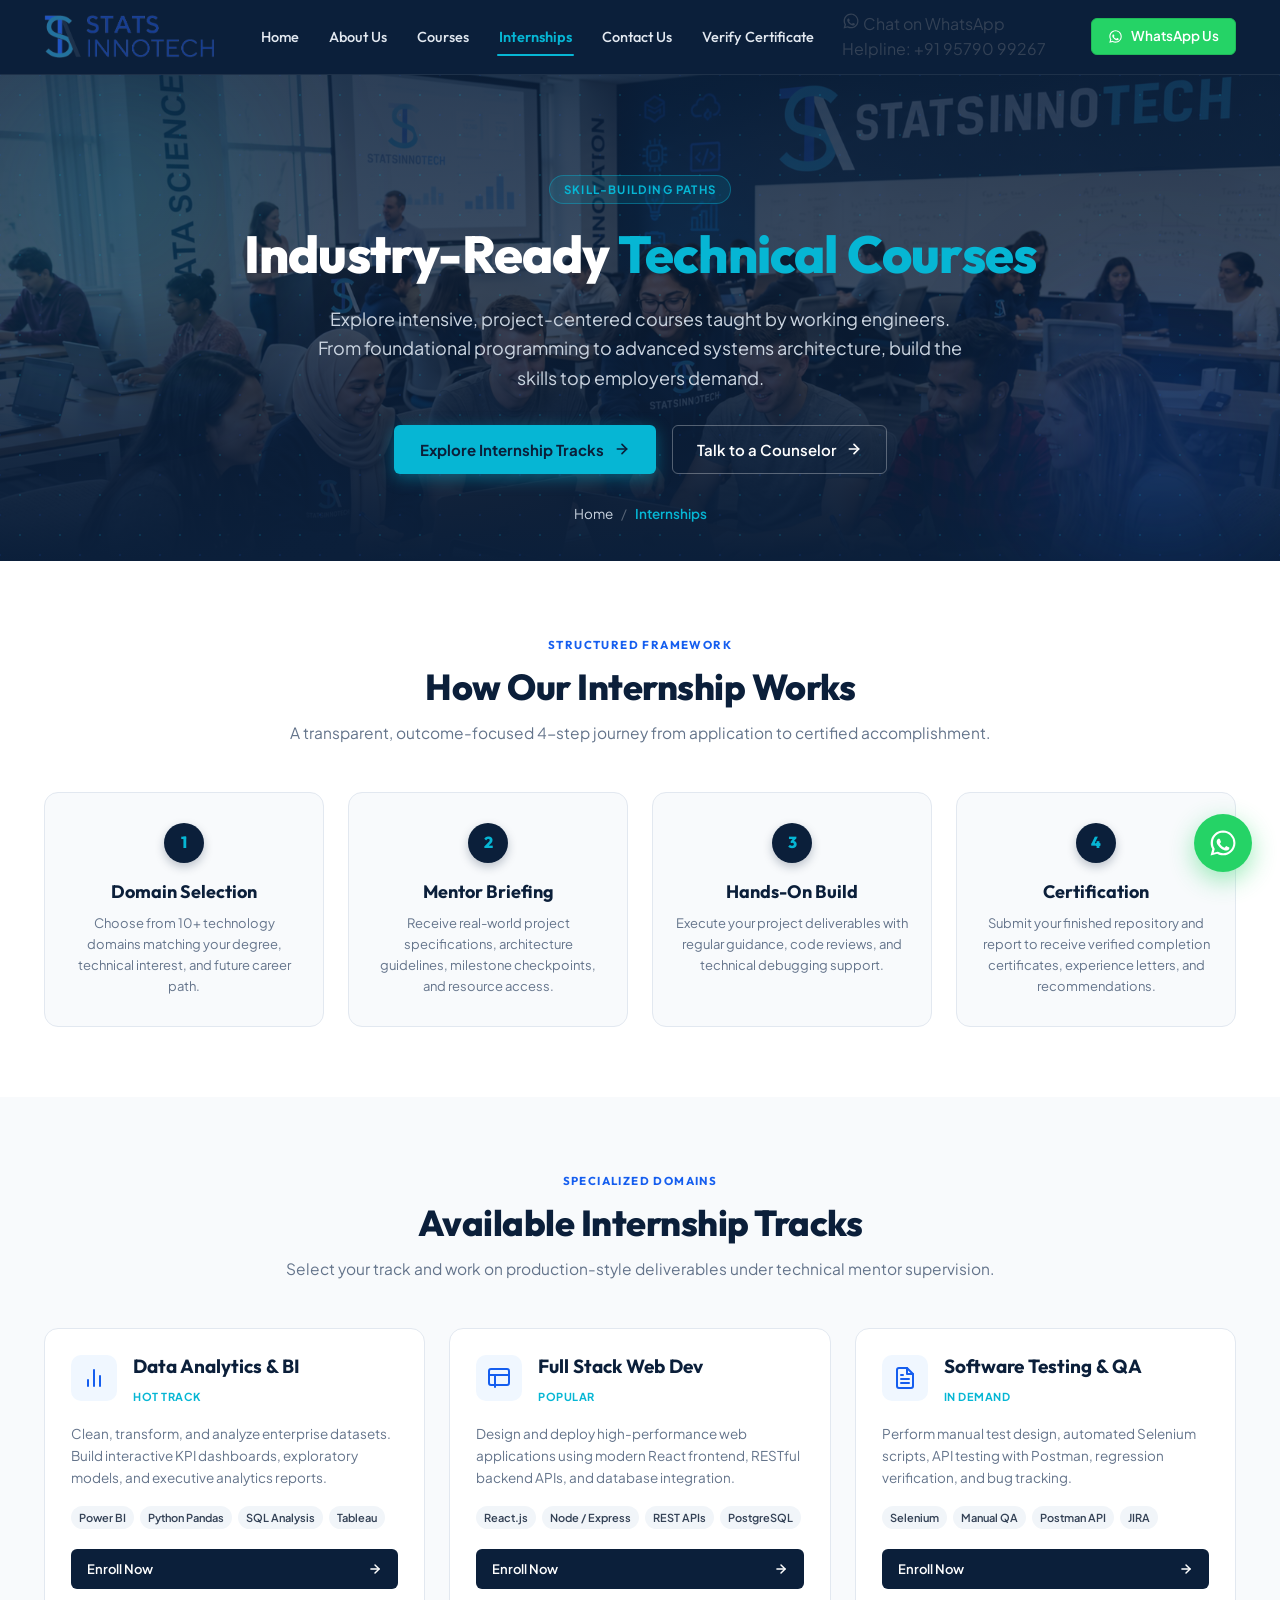
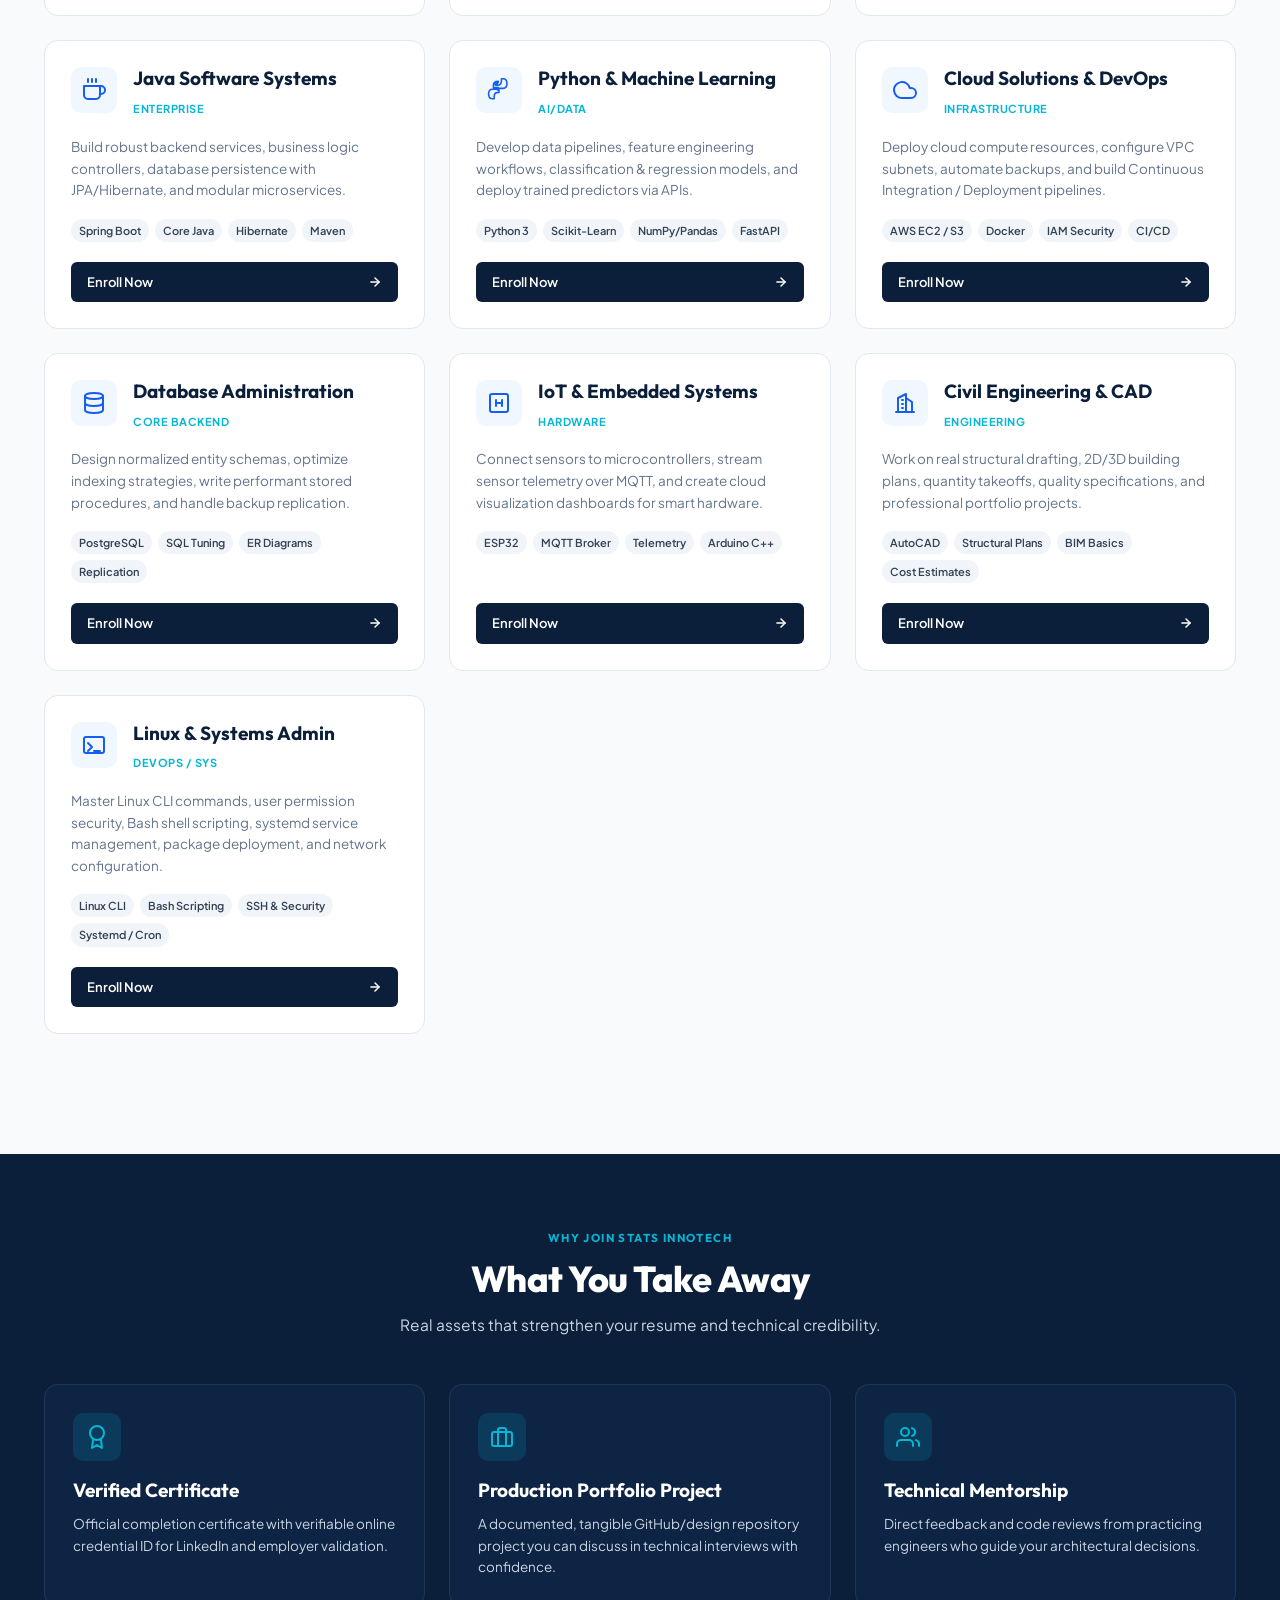
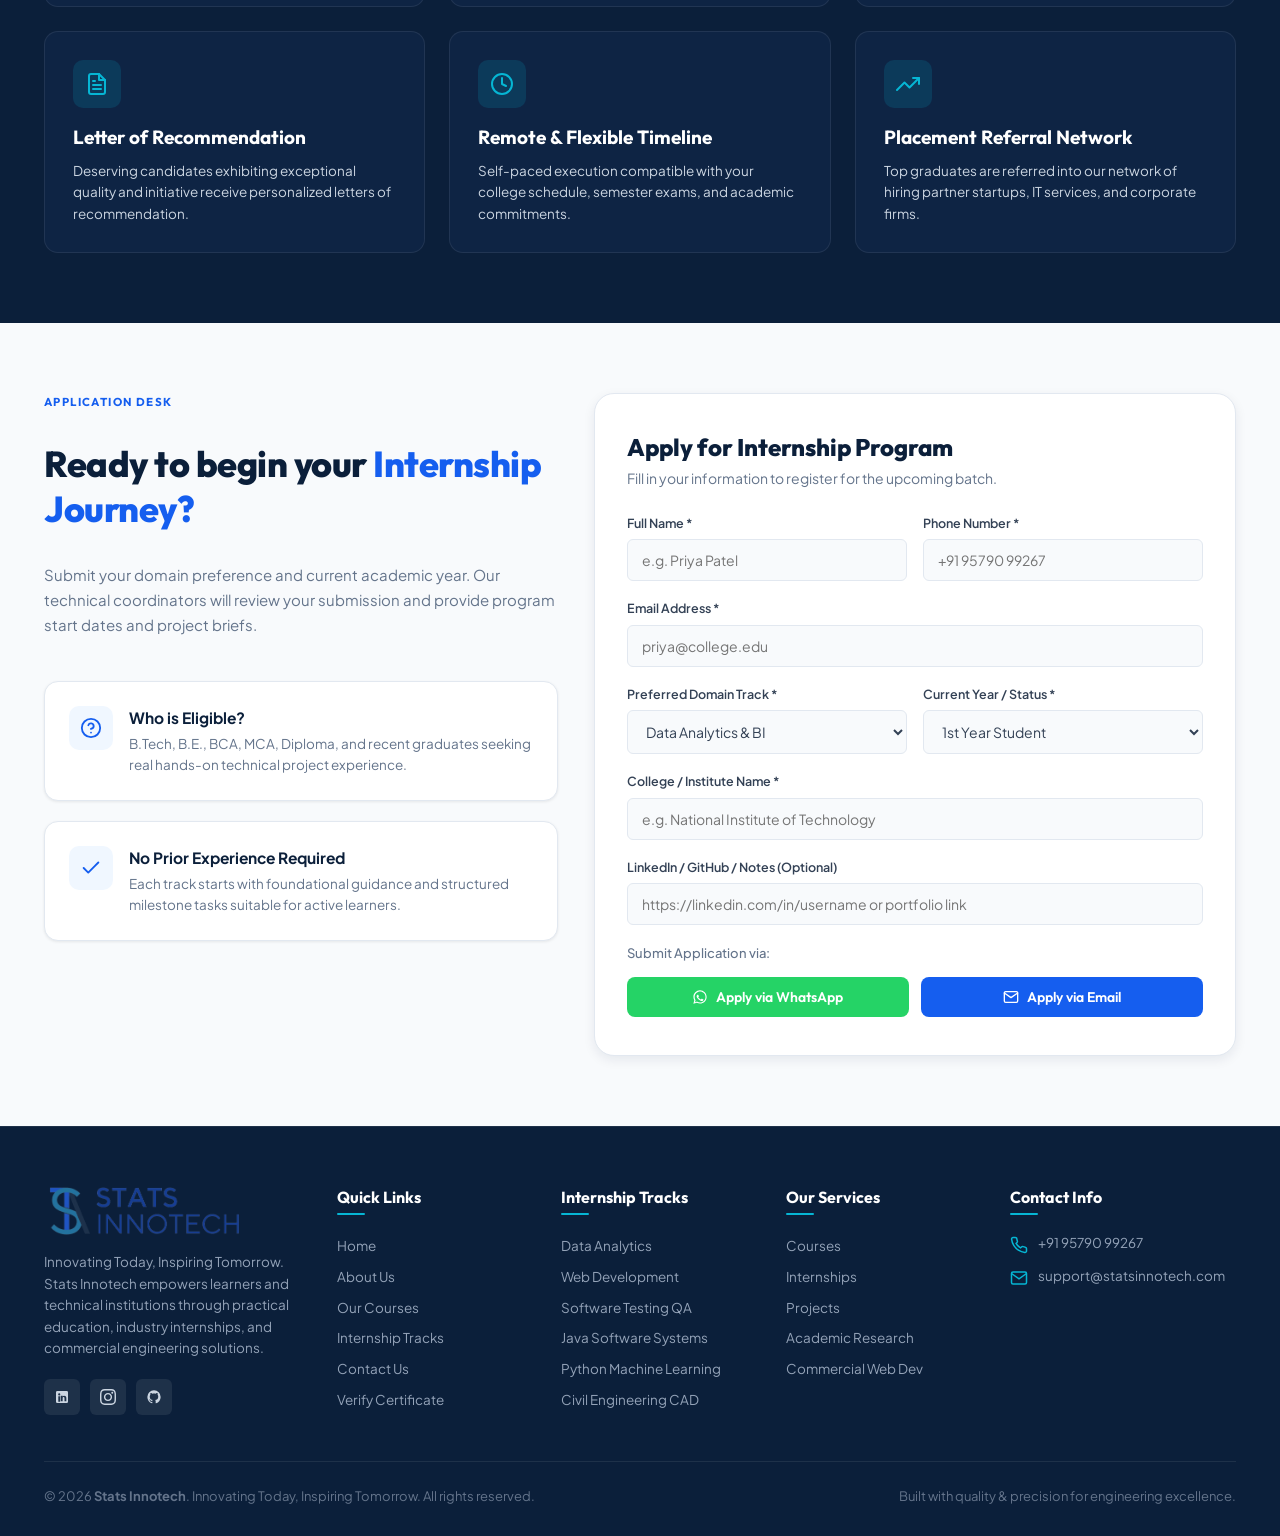
<file: internships.html>
<!DOCTYPE html>
<html lang="en">

<head>
  <meta charset="UTF-8">
  <meta name="viewport" content="width=device-width, initial-scale=1.0">
  <title>Industry Internship Programs | Stats Innotech</title>
  <meta name="description"
    content="Apply for real-world remote internships at Stats Innotech. Build verified projects in Data Analytics, Web Development, Java, Python, Cloud (AWS), Civil Engineering, and IoT with 1-on-1 mentorship.">
  <link rel="preconnect" href="https://fonts.googleapis.com">
  <link rel="preconnect" href="https://fonts.gstatic.com" crossorigin>
  <link
    href="https://fonts.googleapis.com/css2?family=Outfit:wght@400;500;600;700;800&family=Plus+Jakarta+Sans:wght@400;500;600;700&display=swap"
    rel="stylesheet">
  <link rel="stylesheet" href="styles.css">
</head>

<body>

  <!-- ==========================================================================
       SITE HEADER
       ========================================================================== -->
  <header class="site-header" id="siteHeader">
    <div class="container nav-container">
      <a href="index.html" class="brand-logo" aria-label="Stats Innotech Home">
        <img src="assets/logo_clean.png" alt="Stats Innotech Logo" class="brand-logo-image">
      </a>

      <nav class="nav-menu" id="navMenu">
        <a href="index.html" class="nav-link">Home</a>
        <a href="about.html" class="nav-link">About Us</a>
        <a href="courses.html" class="nav-link">Courses</a>
        <a href="internships.html" class="nav-link active">Internships</a>
        <a href="contact.html" class="nav-link">Contact Us</a>
        <a href="verify.html" class="nav-link">Verify Certificate</a>
      </nav>

      <div class="nav-actions">
        <a class="btn-header-whatsapp"
          href="https://wa.me/919579099267?text=Hello%20Stats%20Innotech%2C%20I%20have%20an%20inquiry." target="_blank"
          rel="noopener" aria-label="WhatsApp Support">
          <svg fill="currentColor" height="15" viewBox="0 0 24 24" width="15">
            <path
              d="M12.04 2c-5.46 0-9.91 4.45-9.91 9.91 0 1.75.46 3.45 1.32 4.95L2.05 22l5.25-1.38c1.45.79 3.08 1.21 4.74 1.21 5.46 0 9.91-4.45 9.91-9.91 0-2.65-1.03-5.14-2.9-7.01A9.816 9.816 0 0 0 12.04 2zm.01 1.67c2.2 0 4.26.86 5.82 2.42a8.225 8.225 0 0 1 2.41 5.83c0 4.54-3.7 8.24-8.24 8.24-1.42 0-2.82-.37-4.06-1.07l-.29-.17-3.12.82.83-3.04-.19-.3a8.212 8.212 0 0 1-1.26-4.48c0-4.54 3.7-8.23 8.24-8.23zm4.52 11.66c-.25-.13-1.47-.72-1.7-.81-.23-.08-.39-.13-.56.13-.17.25-.64.81-.79.97-.14.17-.29.19-.54.06-.25-.13-1.06-.39-2.02-1.25-.75-.67-1.26-1.49-1.41-1.74-.14-.25-.02-.39.11-.51.11-.11.25-.29.38-.44.12-.14.17-.25.25-.41.08-.17.04-.32-.02-.44-.06-.13-.56-1.35-.77-1.85-.2-.49-.41-.42-.56-.43h-.48c-.17 0-.44.06-.67.31-.23.25-.88.86-.88 2.1 0 1.24.9 2.44 1.03 2.61.13.17 1.77 2.7 4.29 3.79.6.26 1.07.41 1.44.53.6.19 1.15.16 1.58.1.48-.07 1.47-.6 1.68-1.18.21-.58.21-1.07.15-1.18-.06-.1-.23-.17-.48-.29z" />
          </svg>
          <span>WhatsApp Us</span>
        </a>
        <button class="mobile-nav-toggle" id="mobileNavToggle" aria-label="Toggle navigation menu" type="button">
          <svg fill="none" height="24" stroke="currentColor" stroke-linecap="round" stroke-linejoin="round"
            stroke-width="2" viewBox="0 0 24 24" width="24">
            <line x1="3" x2="21" y1="12" y2="12"></line>
            <line x1="3" x2="21" y1="6" y2="6"></line>
            <line x1="3" x2="21" y1="18" y2="18"></line>
          </svg>
        </button>
      </div>
    </div>
  </header>

  <main>
    <!-- ==========================================================================
         PAGE HERO SECTION (PREMIUM HERO DESIGN)
         ========================================================================== -->
    <section class="cta-banner-section" id="pageHero">
      <div class="cta-banner-glow-left"></div>
      <div class="cta-banner-glow-right"></div>
      <div class="container cta-banner-content">
        <div class="page-banner-pill" style="margin: 0 auto 20px;">
          <span>SKILL-BUILDING PATHS</span>
        </div>
        <h1 class="cta-banner-title">
          Industry-Ready <span class="text-cyan">Technical Courses</span>
        </h1>
        <p class="cta-banner-subtitle">
          Explore intensive, project-centered courses taught by working engineers. From foundational programming to
          advanced systems architecture, build the skills top employers demand.
        </p>
        <div class="cta-banner-actions" style="margin-bottom: 30px;">
          <a href="internships.html" class="btn-cta-primary">
            <span>Explore Internship Tracks</span>
            <svg fill="none" height="16" stroke="currentColor" stroke-linecap="round" stroke-linejoin="round"
              stroke-width="2.5" viewBox="0 0 24 24" width="16">
              <line x1="5" x2="19" y1="12" y2="12"></line>
              <polyline points="12 5 19 12 12 19"></polyline>
            </svg>
          </a>
          <a href="contact.html" class="btn-cta-secondary">
            <span>Talk to a Counselor</span>
            <svg fill="none" height="16" stroke="currentColor" stroke-linecap="round" stroke-linejoin="round"
              stroke-width="2.5" viewBox="0 0 24 24" width="16">
              <line x1="5" x2="19" y1="12" y2="12"></line>
              <polyline points="12 5 19 12 12 19"></polyline>
            </svg>
          </a>
        </div>
        <nav class="breadcrumb-nav" aria-label="Breadcrumb" style="justify-content: center;">
          <a href="index.html">Home</a>
          <span class="breadcrumb-sep">/</span>
          <span class="breadcrumb-current">Internships</span>
        </nav>
      </div>
    </section>

    <!-- ==========================================================================
         HOW IT WORKS (4-STAGE ROADMAP)
         ========================================================================== -->
    <section class="process-section">
      <div class="container">
        <div class="section-header-centered">
          <span class="section-kicker">STRUCTURED FRAMEWORK</span>
          <h2 class="section-title">How Our Internship Works</h2>
          <p class="section-subtitle">A transparent, outcome-focused 4-step journey from application to certified
            accomplishment.</p>
        </div>

        <div class="process-grid">
          <div class="process-card">
            <div class="process-step-badge">1</div>
            <h3 class="process-title">Domain Selection</h3>
            <p class="process-desc">Choose from 10+ technology domains matching your degree, technical interest, and
              future career path.</p>
          </div>
          <div class="process-card">
            <div class="process-step-badge">2</div>
            <h3 class="process-title">Mentor Briefing</h3>
            <p class="process-desc">Receive real-world project specifications, architecture guidelines, milestone
              checkpoints, and resource access.</p>
          </div>
          <div class="process-card">
            <div class="process-step-badge">3</div>
            <h3 class="process-title">Hands-On Build</h3>
            <p class="process-desc">Execute your project deliverables with regular guidance, code reviews, and technical
              debugging support.</p>
          </div>
          <div class="process-card">
            <div class="process-step-badge">4</div>
            <h3 class="process-title">Certification</h3>
            <p class="process-desc">Submit your finished repository and report to receive verified completion
              certificates, experience letters, and recommendations.</p>
          </div>
        </div>
      </div>
    </section>

    <!-- ==========================================================================
         DOMAIN TRACKS SHOWCASE
         ========================================================================== -->
    <section class="internships-section">
      <div class="container">
        <div class="section-header-centered">
          <span class="section-kicker">SPECIALIZED DOMAINS</span>
          <h2 class="section-title">Available Internship Tracks</h2>
          <p class="section-subtitle">Select your track and work on production-style deliverables under technical mentor
            supervision.</p>
        </div>

        <div class="internship-domains-grid">

          <!-- 1. Data Analytics -->
          <div class="domain-card">
            <div>
              <div class="domain-card-header">
                <div class="domain-icon">
                  <svg fill="none" height="24" stroke="currentColor" stroke-linecap="round" stroke-linejoin="round"
                    stroke-width="2" viewBox="0 0 24 24" width="24">
                    <line x1="18" x2="18" y1="20" y2="10"></line>
                    <line x1="12" x2="12" y1="20" y2="4"></line>
                    <line x1="6" x2="6" y1="20" y2="14"></line>
                  </svg>
                </div>
                <div>
                  <h3 class="domain-card-title">Data Analytics &amp; BI</h3>
                  <span class="domain-card-badge">HOT TRACK</span>
                </div>
              </div>
              <p class="domain-card-desc">Clean, transform, and analyze enterprise datasets. Build interactive KPI
                dashboards, exploratory models, and executive analytics reports.</p>
              <div class="domain-skills-list">
                <span class="domain-skill-pill">Power BI</span>
                <span class="domain-skill-pill">Python Pandas</span>
                <span class="domain-skill-pill">SQL Analysis</span>
                <span class="domain-skill-pill">Tableau</span>
              </div>
            </div>
            <a href="contact.html?interest=Internships&track=Data%20Analytics" class="domain-apply-btn"
              data-apply-domain="Data Analytics" data-enroll="Data Analytics Internship">
              <span>Enroll Now</span>
              <svg fill="none" height="14" stroke="currentColor" stroke-linecap="round" stroke-linejoin="round"
                stroke-width="2.5" viewBox="0 0 24 24" width="14">
                <line x1="5" x2="19" y1="12" y2="12"></line>
                <polyline points="12 5 19 12 12 19"></polyline>
              </svg>
            </a>
          </div>

          <!-- 2. Web Development -->
          <div class="domain-card">
            <div>
              <div class="domain-card-header">
                <div class="domain-icon">
                  <svg fill="none" height="24" stroke="currentColor" stroke-linecap="round" stroke-linejoin="round"
                    stroke-width="2" viewBox="0 0 24 24" width="24">
                    <rect height="16" rx="2" width="20" x="2" y="3"></rect>
                    <line x1="2" x2="22" y1="9" y2="9"></line>
                    <line x1="8" x2="8" y1="21" y2="9"></line>
                  </svg>
                </div>
                <div>
                  <h3 class="domain-card-title">Full Stack Web Dev</h3>
                  <span class="domain-card-badge">POPULAR</span>
                </div>
              </div>
              <p class="domain-card-desc">Design and deploy high-performance web applications using modern React
                frontend, RESTful backend APIs, and database integration.</p>
              <div class="domain-skills-list">
                <span class="domain-skill-pill">React.js</span>
                <span class="domain-skill-pill">Node / Express</span>
                <span class="domain-skill-pill">REST APIs</span>
                <span class="domain-skill-pill">PostgreSQL</span>
              </div>
            </div>
            <a href="contact.html?interest=Internships&track=Web%20Development" class="domain-apply-btn"
              data-apply-domain="Web Development" data-enroll="Web Development Internship">
              <span>Enroll Now</span>
              <svg fill="none" height="14" stroke="currentColor" stroke-linecap="round" stroke-linejoin="round"
                stroke-width="2.5" viewBox="0 0 24 24" width="14">
                <line x1="5" x2="19" y1="12" y2="12"></line>
                <polyline points="12 5 19 12 12 19"></polyline>
              </svg>
            </a>
          </div>

          <!-- 3. Software Testing & QA -->
          <div class="domain-card">
            <div>
              <div class="domain-card-header">
                <div class="domain-icon">
                  <svg fill="none" height="24" stroke="currentColor" stroke-linecap="round" stroke-linejoin="round"
                    stroke-width="2" viewBox="0 0 24 24" width="24">
                    <path d="M14 2H6a2 2 0 0 0-2 2v16a2 2 0 0 0 2 2h12a2 2 0 0 0 2-2V8z"></path>
                    <polyline points="14 2 14 8 20 8"></polyline>
                    <line x1="16" x2="8" y1="13" y2="13"></line>
                    <line x1="16" x2="8" y1="17" y2="17"></line>
                    <polyline points="10 9 9 9 8 9"></polyline>
                  </svg>
                </div>
                <div>
                  <h3 class="domain-card-title">Software Testing &amp; QA</h3>
                  <span class="domain-card-badge">IN DEMAND</span>
                </div>
              </div>
              <p class="domain-card-desc">Perform manual test design, automated Selenium scripts, API testing with
                Postman, regression verification, and bug tracking.</p>
              <div class="domain-skills-list">
                <span class="domain-skill-pill">Selenium</span>
                <span class="domain-skill-pill">Manual QA</span>
                <span class="domain-skill-pill">Postman API</span>
                <span class="domain-skill-pill">JIRA</span>
              </div>
            </div>
            <a href="contact.html?interest=Internships&track=Software%20Testing" class="domain-apply-btn"
              data-apply-domain="Software Testing" data-enroll="Software Testing Internship">
              <span>Enroll Now</span>
              <svg fill="none" height="14" stroke="currentColor" stroke-linecap="round" stroke-linejoin="round"
                stroke-width="2.5" viewBox="0 0 24 24" width="14">
                <line x1="5" x2="19" y1="12" y2="12"></line>
                <polyline points="12 5 19 12 12 19"></polyline>
              </svg>
            </a>
          </div>

          <!-- 4. Java Development -->
          <div class="domain-card">
            <div>
              <div class="domain-card-header">
                <div class="domain-icon">
                  <svg fill="none" height="24" stroke="currentColor" stroke-linecap="round" stroke-linejoin="round"
                    stroke-width="2" viewBox="0 0 24 24" width="24">
                    <path d="M18 8h1a4 4 0 0 1 0 8h-1"></path>
                    <path d="M2 8h16v9a4 4 0 0 1-4 4H6a4 4 0 0 1-4-4V8z"></path>
                    <line x1="6" x2="6" y1="1" y2="4"></line>
                    <line x1="10" x2="10" y1="1" y2="4"></line>
                    <line x1="14" x2="14" y1="1" y2="4"></line>
                  </svg>
                </div>
                <div>
                  <h3 class="domain-card-title">Java Software Systems</h3>
                  <span class="domain-card-badge">ENTERPRISE</span>
                </div>
              </div>
              <p class="domain-card-desc">Build robust backend services, business logic controllers, database
                persistence with JPA/Hibernate, and modular microservices.</p>
              <div class="domain-skills-list">
                <span class="domain-skill-pill">Spring Boot</span>
                <span class="domain-skill-pill">Core Java</span>
                <span class="domain-skill-pill">Hibernate</span>
                <span class="domain-skill-pill">Maven</span>
              </div>
            </div>
            <a href="contact.html?interest=Internships&track=Java" class="domain-apply-btn" data-apply-domain="Java"
              data-enroll="Java Internship">
              <span>Enroll Now</span>
              <svg fill="none" height="14" stroke="currentColor" stroke-linecap="round" stroke-linejoin="round"
                stroke-width="2.5" viewBox="0 0 24 24" width="14">
                <line x1="5" x2="19" y1="12" y2="12"></line>
                <polyline points="12 5 19 12 12 19"></polyline>
              </svg>
            </a>
          </div>

          <!-- 5. Python & AI -->
          <div class="domain-card">
            <div>
              <div class="domain-card-header">
                <div class="domain-icon">
                  <svg fill="none" height="24" stroke="currentColor" stroke-linecap="round" stroke-linejoin="round"
                    stroke-width="2" viewBox="0 0 24 24" width="24">
                    <path
                      d="M12 2C8 2 6 4 6 7v3h6v2H5c-3 0-5 2-5 6s2 6 5 6h2v-3c0-3 2-5 5-5h1V13h-2v-2h7c3 0 5-2 5-6s-2-6-5-6h-2v3c0 3-2 5-5 5h-1V4h2V2z"
                      transform="scale(0.8) translate(2,2)"></path>
                    <circle cx="9" cy="6" fill="currentColor" r="1"></circle>
                  </svg>
                </div>
                <div>
                  <h3 class="domain-card-title">Python &amp; Machine Learning</h3>
                  <span class="domain-card-badge">AI/DATA</span>
                </div>
              </div>
              <p class="domain-card-desc">Develop data pipelines, feature engineering workflows, classification &amp;
                regression models, and deploy trained predictors via APIs.</p>
              <div class="domain-skills-list">
                <span class="domain-skill-pill">Python 3</span>
                <span class="domain-skill-pill">Scikit-Learn</span>
                <span class="domain-skill-pill">NumPy/Pandas</span>
                <span class="domain-skill-pill">FastAPI</span>
              </div>
            </div>
            <a href="contact.html?interest=Internships&track=Python" class="domain-apply-btn" data-apply-domain="Python"
              data-enroll="Python Internship">
              <span>Enroll Now</span>
              <svg fill="none" height="14" stroke="currentColor" stroke-linecap="round" stroke-linejoin="round"
                stroke-width="2.5" viewBox="0 0 24 24" width="14">
                <line x1="5" x2="19" y1="12" y2="12"></line>
                <polyline points="12 5 19 12 12 19"></polyline>
              </svg>
            </a>
          </div>

          <!-- 6. Cloud (AWS) -->
          <div class="domain-card">
            <div>
              <div class="domain-card-header">
                <div class="domain-icon">
                  <svg fill="none" height="24" stroke="currentColor" stroke-linecap="round" stroke-linejoin="round"
                    stroke-width="2" viewBox="0 0 24 24" width="24">
                    <path d="M18 10h-1.26A8 8 0 1 0 9 20h9a5 5 0 0 0 0-10z"></path>
                  </svg>
                </div>
                <div>
                  <h3 class="domain-card-title">Cloud Solutions &amp; DevOps</h3>
                  <span class="domain-card-badge">INFRASTRUCTURE</span>
                </div>
              </div>
              <p class="domain-card-desc">Deploy cloud compute resources, configure VPC subnets, automate backups, and
                build Continuous Integration / Deployment pipelines.</p>
              <div class="domain-skills-list">
                <span class="domain-skill-pill">AWS EC2 / S3</span>
                <span class="domain-skill-pill">Docker</span>
                <span class="domain-skill-pill">IAM Security</span>
                <span class="domain-skill-pill">CI/CD</span>
              </div>
            </div>
            <a href="contact.html?interest=Internships&track=Cloud%20(AWS)" class="domain-apply-btn"
              data-apply-domain="Cloud (AWS)" data-enroll="Cloud (AWS) Internship">
              <span>Enroll Now</span>
              <svg fill="none" height="14" stroke="currentColor" stroke-linecap="round" stroke-linejoin="round"
                stroke-width="2.5" viewBox="0 0 24 24" width="14">
                <line x1="5" x2="19" y1="12" y2="12"></line>
                <polyline points="12 5 19 12 12 19"></polyline>
              </svg>
            </a>
          </div>

          <!-- 7. Database Management -->
          <div class="domain-card">
            <div>
              <div class="domain-card-header">
                <div class="domain-icon">
                  <svg fill="none" height="24" stroke="currentColor" stroke-linecap="round" stroke-linejoin="round"
                    stroke-width="2" viewBox="0 0 24 24" width="24">
                    <ellipse cx="12" cy="5" rx="9" ry="3"></ellipse>
                    <path d="M21 12c0 1.66-4 3-9 3s-9-1.34-9-3"></path>
                    <path d="M3 5v14c0 1.66 4 3 9 3s9-1.34 9-3V5"></path>
                  </svg>
                </div>
                <div>
                  <h3 class="domain-card-title">Database Administration</h3>
                  <span class="domain-card-badge">CORE BACKEND</span>
                </div>
              </div>
              <p class="domain-card-desc">Design normalized entity schemas, optimize indexing strategies, write
                performant stored procedures, and handle backup replication.</p>
              <div class="domain-skills-list">
                <span class="domain-skill-pill">PostgreSQL</span>
                <span class="domain-skill-pill">SQL Tuning</span>
                <span class="domain-skill-pill">ER Diagrams</span>
                <span class="domain-skill-pill">Replication</span>
              </div>
            </div>
            <a href="contact.html?interest=Internships&track=DBMS" class="domain-apply-btn" data-apply-domain="DBMS"
              data-enroll="DBMS Internship">
              <span>Enroll Now</span>
              <svg fill="none" height="14" stroke="currentColor" stroke-linecap="round" stroke-linejoin="round"
                stroke-width="2.5" viewBox="0 0 24 24" width="14">
                <line x1="5" x2="19" y1="12" y2="12"></line>
                <polyline points="12 5 19 12 12 19"></polyline>
              </svg>
            </a>
          </div>

          <!-- 8. IoT / Embedded -->
          <div class="domain-card">
            <div>
              <div class="domain-card-header">
                <div class="domain-icon">
                  <svg fill="none" height="24" stroke="currentColor" stroke-linecap="round" stroke-linejoin="round"
                    stroke-width="2" viewBox="0 0 24 24" width="24">
                    <rect height="18" rx="2" width="18" x="3" y="3"></rect>
                    <line x1="9" x2="9" y1="9" y2="15"></line>
                    <line x1="15" x2="15" y1="9" y2="15"></line>
                    <line x1="9" x2="15" y1="12" y2="12"></line>
                  </svg>
                </div>
                <div>
                  <h3 class="domain-card-title">IoT &amp; Embedded Systems</h3>
                  <span class="domain-card-badge">HARDWARE</span>
                </div>
              </div>
              <p class="domain-card-desc">Connect sensors to microcontrollers, stream sensor telemetry over MQTT, and
                create cloud visualization dashboards for smart hardware.</p>
              <div class="domain-skills-list">
                <span class="domain-skill-pill">ESP32</span>
                <span class="domain-skill-pill">MQTT Broker</span>
                <span class="domain-skill-pill">Telemetry</span>
                <span class="domain-skill-pill">Arduino C++</span>
              </div>
            </div>
            <a href="contact.html?interest=Internships&track=IoT%20%2F%20Embedded" class="domain-apply-btn"
              data-apply-domain="IoT / Embedded" data-enroll="IoT / Embedded Internship">
              <span>Enroll Now</span>
              <svg fill="none" height="14" stroke="currentColor" stroke-linecap="round" stroke-linejoin="round"
                stroke-width="2.5" viewBox="0 0 24 24" width="14">
                <line x1="5" x2="19" y1="12" y2="12"></line>
                <polyline points="12 5 19 12 12 19"></polyline>
              </svg>
            </a>
          </div>

          <!-- 9. Civil Engineering -->
          <div class="domain-card">
            <div>
              <div class="domain-card-header">
                <div class="domain-icon">
                  <svg fill="none" height="24" stroke="currentColor" stroke-linecap="round" stroke-linejoin="round"
                    stroke-width="2" viewBox="0 0 24 24" width="24">
                    <path d="M3 21h18"></path>
                    <path d="M5 21V7l8-4v18"></path>
                    <path d="M19 21V11l-6-4"></path>
                    <path d="M9 9h1"></path>
                    <path d="M9 13h1"></path>
                    <path d="M9 17h1"></path>
                  </svg>
                </div>
                <div>
                  <h3 class="domain-card-title">Civil Engineering &amp; CAD</h3>
                  <span class="domain-card-badge">ENGINEERING</span>
                </div>
              </div>
              <p class="domain-card-desc">Work on real structural drafting, 2D/3D building plans, quantity takeoffs,
                quality specifications, and professional portfolio projects.</p>
              <div class="domain-skills-list">
                <span class="domain-skill-pill">AutoCAD</span>
                <span class="domain-skill-pill">Structural Plans</span>
                <span class="domain-skill-pill">BIM Basics</span>
                <span class="domain-skill-pill">Cost Estimates</span>
              </div>
            </div>
            <a href="contact.html?interest=Internships&track=Civil%20Engineering" class="domain-apply-btn"
              data-apply-domain="Civil Engineering" data-enroll="Civil Engineering Internship">
              <span>Enroll Now</span>
              <svg fill="none" height="14" stroke="currentColor" stroke-linecap="round" stroke-linejoin="round"
                stroke-width="2.5" viewBox="0 0 24 24" width="14">
                <line x1="5" x2="19" y1="12" y2="12"></line>
                <polyline points="12 5 19 12 12 19"></polyline>
              </svg>
            </a>
          </div>
          <!-- 10. Linux Administration & Systems -->
          <div class="domain-card">
            <div>
              <div class="domain-card-header">
                <div class="domain-icon">
                  <svg fill="none" height="24" stroke="currentColor" stroke-linecap="round" stroke-linejoin="round"
                    stroke-width="2" viewBox="0 0 24 24" width="24">
                    <rect height="16" rx="2" width="20" x="2" y="4"></rect>
                    <polyline points="6 10 10 14 6 18"></polyline>
                    <line x1="12" x2="18" y1="18" y2="18"></line>
                  </svg>
                </div>
                <div>
                  <h3 class="domain-card-title">Linux &amp; Systems Admin</h3>
                  <span class="domain-card-badge">DEVOPS / SYS</span>
                </div>
              </div>
              <p class="domain-card-desc">Master Linux CLI commands, user permission security, Bash shell scripting,
                systemd service management, package deployment, and network configuration.</p>
              <div class="domain-skills-list">
                <span class="domain-skill-pill">Linux CLI</span>
                <span class="domain-skill-pill">Bash Scripting</span>
                <span class="domain-skill-pill">SSH &amp; Security</span>
                <span class="domain-skill-pill">Systemd / Cron</span>
              </div>
            </div>
            <a href="contact.html?interest=Internships&track=Linux%20Administration" class="domain-apply-btn"
              data-apply-domain="Linux Administration" data-enroll="Linux Administration Internship">
              <span>Enroll Now</span>
              <svg fill="none" height="14" stroke="currentColor" stroke-linecap="round" stroke-linejoin="round"
                stroke-width="2.5" viewBox="0 0 24 24" width="14">
                <line x1="5" x2="19" y1="12" y2="12"></line>
                <polyline points="12 5 19 12 12 19"></polyline>
              </svg>
            </a>
          </div>


        </div>
      </div>
    </section>

    <!-- ==========================================================================
         INTERNSHIP PERKS
         ========================================================================== -->
    <section class="perks-section">
      <div class="container">
        <div class="section-header-centered">
          <span class="section-kicker" style="color: var(--cyan-primary);">WHY JOIN STATS INNOTECH</span>
          <h2 class="section-title">What You Take Away</h2>
          <p class="section-subtitle">Real assets that strengthen your resume and technical credibility.</p>
        </div>

        <div class="perks-grid">
          <div class="perk-card">
            <div class="perk-icon">
              <svg fill="none" height="24" stroke="currentColor" stroke-linecap="round" stroke-linejoin="round"
                stroke-width="2" viewBox="0 0 24 24" width="24">
                <circle cx="12" cy="8" r="7"></circle>
                <polyline points="8.21 13.89 7 23 12 20 17 23 15.79 13.88"></polyline>
              </svg>
            </div>
            <h3 class="perk-title">Verified Certificate</h3>
            <p class="perk-desc">Official completion certificate with verifiable online credential ID for LinkedIn and
              employer validation.</p>
          </div>

          <div class="perk-card">
            <div class="perk-icon">
              <svg fill="none" height="24" stroke="currentColor" stroke-linecap="round" stroke-linejoin="round"
                stroke-width="2" viewBox="0 0 24 24" width="24">
                <rect height="14" rx="2" ry="2" width="20" x="2" y="7"></rect>
                <path d="M16 21V5a2 2 0 0 0-2-2h-4a2 2 0 0 0-2 2v16"></path>
              </svg>
            </div>
            <h3 class="perk-title">Production Portfolio Project</h3>
            <p class="perk-desc">A documented, tangible GitHub/design repository project you can discuss in technical
              interviews with confidence.</p>
          </div>

          <div class="perk-card">
            <div class="perk-icon">
              <svg fill="none" height="24" stroke="currentColor" stroke-linecap="round" stroke-linejoin="round"
                stroke-width="2" viewBox="0 0 24 24" width="24">
                <path d="M17 21v-2a4 4 0 0 0-4-4H5a4 4 0 0 0-4 4v2"></path>
                <circle cx="9" cy="7" r="4"></circle>
                <path d="M23 21v-2a4 4 0 0 0-3-3.87"></path>
                <path d="M16 3.13a4 4 0 0 1 0 7.75"></path>
              </svg>
            </div>
            <h3 class="perk-title">Technical Mentorship</h3>
            <p class="perk-desc">Direct feedback and code reviews from practicing engineers who guide your architectural
              decisions.</p>
          </div>

          <div class="perk-card">
            <div class="perk-icon">
              <svg fill="none" height="24" stroke="currentColor" stroke-linecap="round" stroke-linejoin="round"
                stroke-width="2" viewBox="0 0 24 24" width="24">
                <path d="M14 2H6a2 2 0 0 0-2 2v16a2 2 0 0 0 2 2h12a2 2 0 0 0 2-2V8z"></path>
                <polyline points="14 2 14 8 20 8"></polyline>
                <line x1="16" x2="8" y1="13" y2="13"></line>
                <line x1="16" x2="8" y1="17" y2="17"></line>
                <polyline points="10 9 9 9 8 9"></polyline>
              </svg>
            </div>
            <h3 class="perk-title">Letter of Recommendation</h3>
            <p class="perk-desc">Deserving candidates exhibiting exceptional quality and initiative receive personalized
              letters of recommendation.</p>
          </div>

          <div class="perk-card">
            <div class="perk-icon">
              <svg fill="none" height="24" stroke="currentColor" stroke-linecap="round" stroke-linejoin="round"
                stroke-width="2" viewBox="0 0 24 24" width="24">
                <circle cx="12" cy="12" r="10"></circle>
                <polyline points="12 6 12 12 16 14"></polyline>
              </svg>
            </div>
            <h3 class="perk-title">Remote &amp; Flexible Timeline</h3>
            <p class="perk-desc">Self-paced execution compatible with your college schedule, semester exams, and
              academic commitments.</p>
          </div>

          <div class="perk-card">
            <div class="perk-icon">
              <svg fill="none" height="24" stroke="currentColor" stroke-linecap="round" stroke-linejoin="round"
                stroke-width="2" viewBox="0 0 24 24" width="24">
                <polyline points="23 6 13.5 15.5 8.5 10.5 1 18"></polyline>
                <polyline points="17 6 23 6 23 12"></polyline>
              </svg>
            </div>
            <h3 class="perk-title">Placement Referral Network</h3>
            <p class="perk-desc">Top graduates are referred into our network of hiring partner startups, IT services,
              and corporate firms.</p>
          </div>
        </div>
      </div>
    </section>

    <!-- ==========================================================================
         APPLICATION SECTION
         ========================================================================== -->
    <section class="contact-section" id="apply">
      <div class="container">
        <div class="contact-grid">
          <div class="contact-info-panel">
            <span class="section-kicker">APPLICATION DESK</span>
            <h2 class="section-title">Ready to begin your <span class="text-blue">Internship Journey?</span></h2>
            <p style="color: var(--slate-muted); font-size: 15px; line-height: 1.65; margin-bottom: 24px;">
              Submit your domain preference and current academic year. Our technical coordinators will review your
              submission and provide program start dates and project briefs.
            </p>

            <div class="contact-info-card">
              <div class="contact-info-icon">
                <svg fill="none" height="22" stroke="currentColor" stroke-linecap="round" stroke-linejoin="round"
                  stroke-width="2" viewBox="0 0 24 24" width="22">
                  <circle cx="12" cy="12" r="10"></circle>
                  <path d="M9.09 9a3 3 0 0 1 5.83 1c0 2-3 3-3 3"></path>
                  <line x1="12" x2="12.01" y1="17" y2="17"></line>
                </svg>
              </div>
              <div>
                <div class="contact-info-title">Who is Eligible?</div>
                <div class="contact-info-desc">B.Tech, B.E., BCA, MCA, Diploma, and recent graduates seeking real
                  hands-on technical project experience.</div>
              </div>
            </div>

            <div class="contact-info-card">
              <div class="contact-info-icon">
                <svg fill="none" height="22" stroke="currentColor" stroke-linecap="round" stroke-linejoin="round"
                  stroke-width="2" viewBox="0 0 24 24" width="22">
                  <polyline points="20 6 9 17 4 12"></polyline>
                </svg>
              </div>
              <div>
                <div class="contact-info-title">No Prior Experience Required</div>
                <div class="contact-info-desc">Each track starts with foundational guidance and structured milestone
                  tasks suitable for active learners.</div>
              </div>
            </div>
          </div>

          <div class="contact-form-panel">
            <h3 class="contact-form-title">Apply for Internship Program</h3>
            <p class="contact-form-subtitle">Fill in your information to register for the upcoming batch.</p>

            <form class="internship-page-form">
              <div class="form-row">
                <div class="form-group">
                  <label class="form-label" for="appFullName">Full Name *</label>
                  <input class="form-input" id="appFullName" name="name" placeholder="e.g. Priya Patel" required
                    type="text">
                </div>
                <div class="form-group">
                  <label class="form-label" for="appPhone">Phone Number *</label>
                  <input class="form-input" id="appPhone" name="phone" placeholder="+91 95790 99267" required
                    type="tel">
                </div>
              </div>

              <div class="form-group">
                <label class="form-label" for="appEmail">Email Address *</label>
                <input class="form-input" id="appEmail" name="email" placeholder="priya@college.edu" required
                  type="email">
              </div>

              <div class="form-row">
                <div class="form-group">
                  <label class="form-label" for="appDomain">Preferred Domain Track *</label>
                  <select class="form-select" id="appDomain" name="domain" required>
                    <option value="Data Analytics">Data Analytics &amp; BI</option>
                    <option value="Web Development">Full Stack Web Development</option>
                    <option value="Software Testing">Software Testing &amp; QA</option>
                    <option value="Java">Java Software Systems</option>
                    <option value="Python">Python &amp; Machine Learning</option>
                    <option value="Cloud (AWS)">Cloud Solutions &amp; DevOps</option>
                    <option value="DBMS">Database Administration &amp; SQL</option>
                    <option value="IoT / Embedded">IoT &amp; Embedded Systems</option>
                    <option value="Civil Engineering">Civil Engineering &amp; CAD</option>
                    <option value="Linux Administration">Linux &amp; Systems Administration</option>
                  </select>
                </div>
                <div class="form-group">
                  <label class="form-label" for="appYear">Current Year / Status *</label>
                  <select class="form-select" id="appYear" name="year" required>
                    <option value="1st Year">1st Year Student</option>
                    <option value="2nd Year">2nd Year Student</option>
                    <option value="3rd Year">3rd Year Student</option>
                    <option value="Final Year">Final Year Student</option>
                    <option value="Recent Graduate">Recent Graduate</option>
                  </select>
                </div>
              </div>

              <div class="form-group">
                <label class="form-label" for="appCollege">College / Institute Name *</label>
                <input class="form-input" id="appCollege" name="college"
                  placeholder="e.g. National Institute of Technology" required type="text">
              </div>

              <div class="form-group">
                <label class="form-label" for="appNotes">LinkedIn / GitHub / Notes (Optional)</label>
                <input class="form-input" id="appNotes" name="notes"
                  placeholder="https://linkedin.com/in/username or portfolio link" type="text">
              </div>


              <p style="font-size:13px;color:#64748B;margin:12px 0 8px;font-weight:500;">Submit Application via:</p>
              <div class="query-reach-actions">
                <button class="btn-query-whatsapp" type="button" id="btnInternWhatsApp">
                  <svg fill="currentColor" height="16" viewBox="0 0 24 24" width="16">
                    <path
                      d="M12.04 2c-5.46 0-9.91 4.45-9.91 9.91 0 1.75.46 3.45 1.32 4.95L2.05 22l5.25-1.38c1.45.79 3.08 1.21 4.74 1.21 5.46 0 9.91-4.45 9.91-9.91 0-2.65-1.03-5.14-2.9-7.01A9.816 9.816 0 0 0 12.04 2zm.01 1.67c2.2 0 4.26.86 5.82 2.42a8.225 8.225 0 0 1 2.41 5.83c0 4.54-3.7 8.24-8.24 8.24-1.42 0-2.82-.37-4.06-1.07l-.29-.17-3.12.82.83-3.04-.19-.3a8.212 8.212 0 0 1-1.26-4.48c0-4.54 3.7-8.23 8.24-8.23zm4.52 11.66c-.25-.13-1.47-.72-1.7-.81-.23-.08-.39-.13-.56.13-.17.25-.64.81-.79.97-.14.17-.29.19-.54.06-.25-.13-1.06-.39-2.02-1.25-.75-.67-1.26-1.49-1.41-1.74-.14-.25-.02-.39.11-.51.11-.11.25-.29.38-.44.12-.14.17-.25.25-.41.08-.17.04-.32-.02-.44-.06-.13-.56-1.35-.77-1.85-.2-.49-.41-.42-.56-.43h-.48c-.17 0-.44.06-.67.31-.23.25-.88.86-.88 2.1 0 1.24.9 2.44 1.03 2.61.13.17 1.77 2.7 4.29 3.79.6.26 1.07.41 1.44.53.6.19 1.15.16 1.58.1.48-.07 1.47-.6 1.68-1.18.21-.58.21-1.07.15-1.18-.06-.1-.23-.17-.48-.29z" />
                  </svg>
                  <span>Apply via WhatsApp</span>
                </button>
                <button class="btn-query-email" type="button" id="btnInternEmail">
                  <svg fill="none" height="16" stroke="currentColor" stroke-linecap="round" stroke-linejoin="round"
                    stroke-width="2" viewBox="0 0 24 24" width="16">
                    <path d="M4 4h16c1.1 0 2 .9 2 2v12c0 1.1-.9 2-2 2H4c-1.1 0-2-.9-2-2V6c0-1.1.9-2 2-2z"></path>
                    <polyline points="22,6 12,13 2,6"></polyline>
                  </svg>
                  <span>Apply via Email</span>
                </button>
              </div>

            </form>
          </div>
        </div>
      </div>
    </section>

  </main>

  <!-- ==========================================================================
       MODALS
       ========================================================================== -->
  <div class="modal-overlay" id="internshipModal" role="dialog" aria-hidden="true">
    <div class="modal-card">
      <div class="modal-header">
        <h3 class="modal-title">Apply for Internship Program</h3>
        <button class="modal-close-btn" data-close="internshipModal" aria-label="Close dialog"
          type="button">&times;</button>
      </div>
      <div class="modal-body">
        <p style="font-size: 13.5px; color: #64748B; margin-bottom: 20px;">
          Accelerate your career with real industry projects, mentor reviews, and certified experience at Stats
          Innotech.
        </p>
        <form id="internshipForm">
          <div class="form-group">
            <label class="form-label" for="internName">Full Name *</label>
            <input class="form-input" id="internName" placeholder="e.g. Priya Patel" required type="text">
          </div>
          <div class="form-group">
            <label class="form-label" for="internEmail">Email Address *</label>
            <input class="form-input" id="internEmail" placeholder="priya@college.edu" required type="email">
          </div>
          <div class="form-group">
            <label class="form-label" for="internDomain">Select Domain Track *</label>
            <select class="form-select" id="internDomain" required>
              <option value="Data Analytics">Data Analytics &amp; BI</option>
              <option value="Web Development">Full Stack Web Development</option>
              <option value="DBMS">Database Management (DBMS)</option>
              <option value="AIML">Artificial Intelligence &amp; ML</option>
              <option value="IoT / Embedded">IoT &amp; Embedded Systems</option>
              <option value="Software Testing">Software Testing &amp; QA</option>
              <option value="Java">Java Software Systems</option>
              <option value="Python">Python Development</option>
              <option value="Cloud (AWS)">Cloud Computing (AWS)</option>
              <option value="Civil Engineering">Civil Engineering &amp; CAD</option>
            </select>
          </div>
          <div class="form-group">
            <label class="form-label" for="internCollege">College / University</label>
            <input class="form-input" id="internCollege" placeholder="e.g. National Institute of Tech" type="text">
          </div>
          <div class="form-group">
            <label class="form-label" for="internExperience">Current Year / Status</label>
            <select class="form-select" id="internExperience">
              <option value="1st Year">1st Year Student</option>
              <option value="2nd Year">2nd Year Student</option>
              <option value="3rd Year">3rd Year Student</option>
              <option value="Final Year">Final Year Student</option>
              <option value="Recent Graduate">Recent Graduate</option>
            </select>
          </div>
          <button class="form-submit-btn" type="submit">
            <span>Submit Application</span>
            <svg fill="none" height="15" stroke="currentColor" stroke-linecap="round" stroke-linejoin="round"
              stroke-width="2.5" viewBox="0 0 24 24" width="15">
              <polyline points="20 6 9 17 4 12"></polyline>
            </svg>
          </button>
        </form>
      </div>
    </div>
  </div>

  <div class="modal-overlay" id="contactModal" role="dialog" aria-hidden="true">
    <div class="modal-card">
      <div class="modal-header">
        <h3 class="modal-title">Get In Touch</h3>
        <button class="modal-close-btn" data-close="contactModal" aria-label="Close dialog"
          type="button">&times;</button>
      </div>
      <div class="modal-body">
        <p style="font-size: 13.5px; color: #64748B; margin-bottom: 20px;">
          Have questions or want to partner with Stats Innotech? Fill out the form and our technical advisors will get
          back to you shortly.
        </p>
        <form id="contactForm">
          <div class="form-group">
            <label class="form-label" for="contactName">Full Name *</label>
            <input class="form-input" id="contactName" placeholder="e.g. Rahul Sharma" required type="text">
          </div>
          <div class="form-group">
            <label class="form-label" for="contactEmail">Email Address *</label>
            <input class="form-input" id="contactEmail" placeholder="name@example.com" required type="email">
          </div>
          <div class="form-group">
            <label class="form-label" for="contactPhone">Phone Number *</label>
            <input class="form-input" id="contactPhone" placeholder="+91 95790 99267" required type="tel">
          </div>
          <div class="form-group">
            <label class="form-label" for="contactInterest">Area of Interest</label>
            <select class="form-select" id="contactInterest">
              <option value="Internships">Industry Internships</option>
              <option value="Courses">Professional Courses</option>
              <option value="Project Guidance">Engineering Project Guidance</option>
              <option value="Web Development">Commercial Web Development</option>
              <option value="Other">General Inquiry</option>
            </select>
          </div>
          <div class="form-group">
            <label class="form-label" for="contactMessage">Message / Questions</label>
            <textarea class="form-textarea" id="contactMessage" placeholder="Tell us how we can help you..."
              rows="3"></textarea>
          </div>
          <button class="form-submit-btn" type="submit">
            <span>Send Message</span>
            <svg fill="none" height="15" stroke="currentColor" stroke-linecap="round" stroke-linejoin="round"
              stroke-width="2.5" viewBox="0 0 24 24" width="15">
              <line x1="22" x2="11" y1="2" y2="13"></line>
              <polygon points="22 2 15 22 11 13 2 9 22 2"></polygon>
            </svg>
          </button>
        </form>
      </div>
    </div>
  </div>

  <!-- Toast Notification -->
  <div class="toast-notification" id="toastNotification">
    <svg fill="none" height="20" stroke="#06B6D4" stroke-linecap="round" stroke-linejoin="round" stroke-width="2.5"
      viewBox="0 0 24 24" width="20">
      <path d="M22 11.08V12a10 10 0 1 1-5.93-9.14"></path>
      <polyline points="22 4 12 14.01 9 11.01"></polyline>
    </svg>
    <span id="toastMessage">Thank you! Your submission has been received.</span>
  </div>

  <!-- ==========================================================================
       SITE FOOTER
       ========================================================================== -->
  <footer class="site-footer">
    <div class="container">
      <div class="footer-top-grid">
        <div class="footer-brand-col">
          <a href="index.html" aria-label="Stats Innotech Home">
            <img src="assets/logo_clean.png" alt="Stats Innotech" class="footer-logo">
          </a>
          <p>
            Innovating Today, Inspiring Tomorrow. Stats Innotech empowers learners and technical institutions through
            practical education, industry internships, and commercial engineering solutions.
          </p>
          <div class="footer-social-row">
            <a href="https://www.linkedin.com/in/stats-innotech-69651b435?utm_source=share_via&utm_content=profile&utm_medium=member_android"
              class="social-icon-btn" aria-label="LinkedIn" target="_blank" rel="noopener">
              <svg fill="currentColor" height="16" viewBox="0 0 24 24" width="16">
                <path
                  d="M19 3a2 2 0 0 1 2 2v14a2 2 0 0 1-2 2H5a2 2 0 0 1-2-2V5a2 2 0 0 1 2-2h14m-.5 15.5v-5.3a3.26 3.26 0 0 0-3.26-3.26c-.85 0-1.84.52-2.28 1.3v-1.11h-2.79v8.37h2.79v-4.93c0-.77.62-1.4 1.39-1.4a1.4 1.4 0 0 1 1.4 1.4v4.93h2.75M6.46 10.9v8.37H9.2V10.9H6.46M7.83 6.45a1.64 1.64 0 1 0 0 3.28 1.64 1.64 0 0 0 0-3.28z">
                </path>
              </svg>
            </a>
            <a href="https://www.instagram.com/statsinnotech?stkn=ejNqcjBldDBndDdu" class="social-icon-btn"
              aria-label="Instagram" target="_blank" rel="noopener">
              <svg fill="currentColor" height="16" viewBox="0 0 24 24" width="16">
                <path
                  d="M12 2.163c3.204 0 3.584.012 4.85.07 3.252.148 4.771 1.691 4.919 4.919.058 1.265.069 1.645.069 4.849 0 3.205-.012 3.584-.069 4.849-.149 3.225-1.664 4.771-4.919 4.919-1.266.058-1.644.07-4.85.07-3.204 0-3.584-.012-4.849-.07-3.26-.149-4.771-1.699-4.919-4.92-.058-1.265-.07-1.644-.07-4.849 0-3.204.013-3.583.07-4.849.149-3.227 1.664-4.771 4.919-4.919 1.266-.057 1.645-.069 4.849-.069zm0-2.163c-3.259 0-3.667.014-4.947.072-4.358.2-6.78 2.618-6.98 6.98-.059 1.281-.073 1.689-.073 4.948 0 3.259.014 3.668.072 4.948.2 4.358 2.618 6.78 6.98 6.98 1.281.058 1.689.072 4.948.072 3.259 0 3.668-.014 4.948-.072 4.354-.2 6.782-2.618 6.979-6.98.059-1.28.073-1.689.073-4.948 0-3.259-.014-3.667-.072-4.947-.196-4.354-2.617-6.78-6.979-6.98-1.281-.059-1.69-.073-4.949-.073zm0 5.838c-3.403 0-6.162 2.759-6.162 6.162s2.759 6.163 6.162 6.163 6.162-2.759 6.162-6.163c0-3.403-2.759-6.162-6.162-6.162zm0 10.162c-2.209 0-4-1.79-4-4 0-2.209 1.791-4 4-4s4 1.791 4 4c0 2.21-1.791 4-4 4zm6.406-11.845c-.796 0-1.441.645-1.441 1.44s.645 1.44 1.441 1.44c.795 0 1.439-.645 1.439-1.44s-.644-1.44-1.439-1.44z">
                </path>
              </svg>
            </a>
            <a href="https://github.com" class="social-icon-btn" aria-label="GitHub" target="_blank" rel="noopener">
              <svg fill="currentColor" height="16" viewBox="0 0 24 24" width="16">
                <path
                  d="M12 2A10 10 0 0 0 2 12c0 4.42 2.87 8.17 6.84 9.5.5.08.66-.23.66-.5v-1.69c-2.77.6-3.36-1.34-3.36-1.34-.46-1.16-1.11-1.47-1.11-1.47-.91-.62.07-.6.07-.6 1 .07 1.53 1.03 1.53 1.03.87 1.52 2.34 1.07 2.91.83.1-.65.35-1.09.63-1.34-2.22-.25-4.55-1.11-4.55-4.92 0-1.11.38-2 1.03-2.71-.1-.25-.45-1.29.1-2.64 0 0 .84-.27 2.75 1.02.79-.22 1.65-.33 2.5-.33.85 0 1.71.11 2.5.33 1.91-1.29 2.75-1.02 2.75-1.02.55 1.35.2 2.39.1 2.64.65.71 1.03 1.6 1.03 2.71 0 3.82-2.34 4.66-4.57 4.91.36.31.69.92.69 1.85V21c0 .27.16.59.67.5C19.14 20.16 22 16.42 22 12A10 10 0 0 0 12 2z">
                </path>
              </svg>
            </a>
          </div>
        </div>

        <div>
          <h4 class="footer-heading">Quick Links</h4>
          <ul class="footer-links-list">
            <li><a href="index.html">Home</a></li>
            <li><a href="about.html">About Us</a></li>
            <li><a href="courses.html">Our Courses</a></li>
            <li><a href="internships.html">Internship Tracks</a></li>
            <li><a href="contact.html">Contact Us</a></li>

            <li><a href="verify.html">Verify Certificate</a></li>
          </ul>
        </div>

        <div>
          <h4 class="footer-heading">Internship Tracks</h4>
          <ul class="footer-links-list">
            <li><a href="internships.html">Data Analytics</a></li>
            <li><a href="internships.html">Web Development</a></li>
            <li><a href="internships.html">Software Testing QA</a></li>
            <li><a href="internships.html">Java Software Systems</a></li>
            <li><a href="internships.html">Python Machine Learning</a></li>
            <li><a href="internships.html">Civil Engineering CAD</a></li>
          </ul>
        </div>

        <div>
          <h4 class="footer-heading">Our Services</h4>
          <ul class="footer-links-list">
            <li><a href="courses.html">Courses</a></li>
            <li><a href="internships.html">Internships</a></li>
            <li><a href="contact.html">Projects</a></li>
            <li><a href="contact.html">Academic Research</a></li>
            <li><a href="contact.html">Commercial Web Dev</a></li>
          </ul>
        </div>

        <div>
          <h4 class="footer-heading">Contact Info</h4>
          <div class="footer-contact-info">
            <div class="footer-contact-item">
              <svg fill="none" height="18" stroke="currentColor" stroke-width="2" viewBox="0 0 24 24" width="18">
                <path
                  d="M22 16.92v3a2 2 0 0 1-2.18 2 19.79 19.79 0 0 1-8.63-3.07 19.5 19.5 0 0 1-6-6 19.79 19.79 0 0 1-3.07-8.67A2 2 0 0 1 4.11 2h3a2 2 0 0 1 2 1.72 12.84 12.84 0 0 0 .7 2.81 2 2 0 0 1-.45 2.11L8.09 9.91a16 16 0 0 0 6 6l1.27-1.27a2 2 0 0 1 2.11-.45 12.84 12.84 0 0 0 2.81.7A2 2 0 0 1 22 16.92z">
                </path>
              </svg>
              <a href="tel:+919579099267" style="color:inherit;">+91 95790 99267</a>
            </div>
            <div class="footer-contact-item">
              <svg fill="none" height="18" stroke="currentColor" stroke-width="2" viewBox="0 0 24 24" width="18">
                <path d="M4 4h16c1.1 0 2 .9 2 2v12c0 1.1-.9 2-2 2H4c-1.1 0-2-.9-2-2V6c0-1.1.9-2 2-2z"></path>
                <polyline points="22,6 12,13 2,6"></polyline>
              </svg>
              <a href="mailto:support@statsinnotech.com" style="color:inherit;">support@statsinnotech.com</a>
            </div>
          </div>
        </div>
      </div>

      <div class="footer-bottom">
        <p>&copy; 2026 <strong>Stats Innotech</strong>. Innovating Today, Inspiring Tomorrow. All rights reserved.</p>
        <p>Built with quality &amp; precision for engineering excellence.</p>
      </div>
    </div>
  </footer>

  <script src="main.js"></script>

  <!-- Floating WhatsApp Action -->
  <a href="https://wa.me/919579099267?text=Hello%20Stats%20Innotech%2C%20I%20have%20an%20inquiry."
    class="floating-whatsapp-btn" target="_blank" rel="noopener" aria-label="Chat on WhatsApp" title="Chat on WhatsApp">
    <svg viewBox="0 0 24 24" width="30" height="30" fill="currentColor">
      <path
        d="M12.04 2c-5.46 0-9.91 4.45-9.91 9.91 0 1.75.46 3.45 1.32 4.95L2.05 22l5.25-1.38c1.45.79 3.08 1.21 4.74 1.21 5.46 0 9.91-4.45 9.91-9.91 0-2.65-1.03-5.14-2.9-7.01A9.816 9.816 0 0 0 12.04 2zm.01 1.67c2.2 0 4.26.86 5.82 2.42a8.225 8.225 0 0 1 2.41 5.83c0 4.54-3.7 8.24-8.24 8.24-1.42 0-2.82-.37-4.06-1.07l-.29-.17-3.12.82.83-3.04-.19-.3a8.212 8.212 0 0 1-1.26-4.48c0-4.54 3.7-8.23 8.24-8.23zm4.52 11.66c-.25-.13-1.47-.72-1.7-.81-.23-.08-.39-.13-.56.13-.17.25-.64.81-.79.97-.14.17-.29.19-.54.06-.25-.13-1.06-.39-2.02-1.25-.75-.67-1.26-1.49-1.41-1.74-.14-.25-.02-.39.11-.51.11-.11.25-.29.38-.44.12-.14.17-.25.25-.41.08-.17.04-.32-.02-.44-.06-.13-.56-1.35-.77-1.85-.2-.49-.41-.42-.56-.43h-.48c-.17 0-.44.06-.67.31-.23.25-.88.86-.88 2.1 0 1.24.9 2.44 1.03 2.61.13.17 1.77 2.7 4.29 3.79.6.26 1.07.41 1.44.53.6.19 1.15.16 1.58.1.48-.07 1.47-.6 1.68-1.18.21-.58.21-1.07.15-1.18-.06-.1-.23-.17-.48-.29z" />
    </svg>
    <span class="whatsapp-tooltip">Chat with Us</span>
  </a>

</body>

</html>
</file>
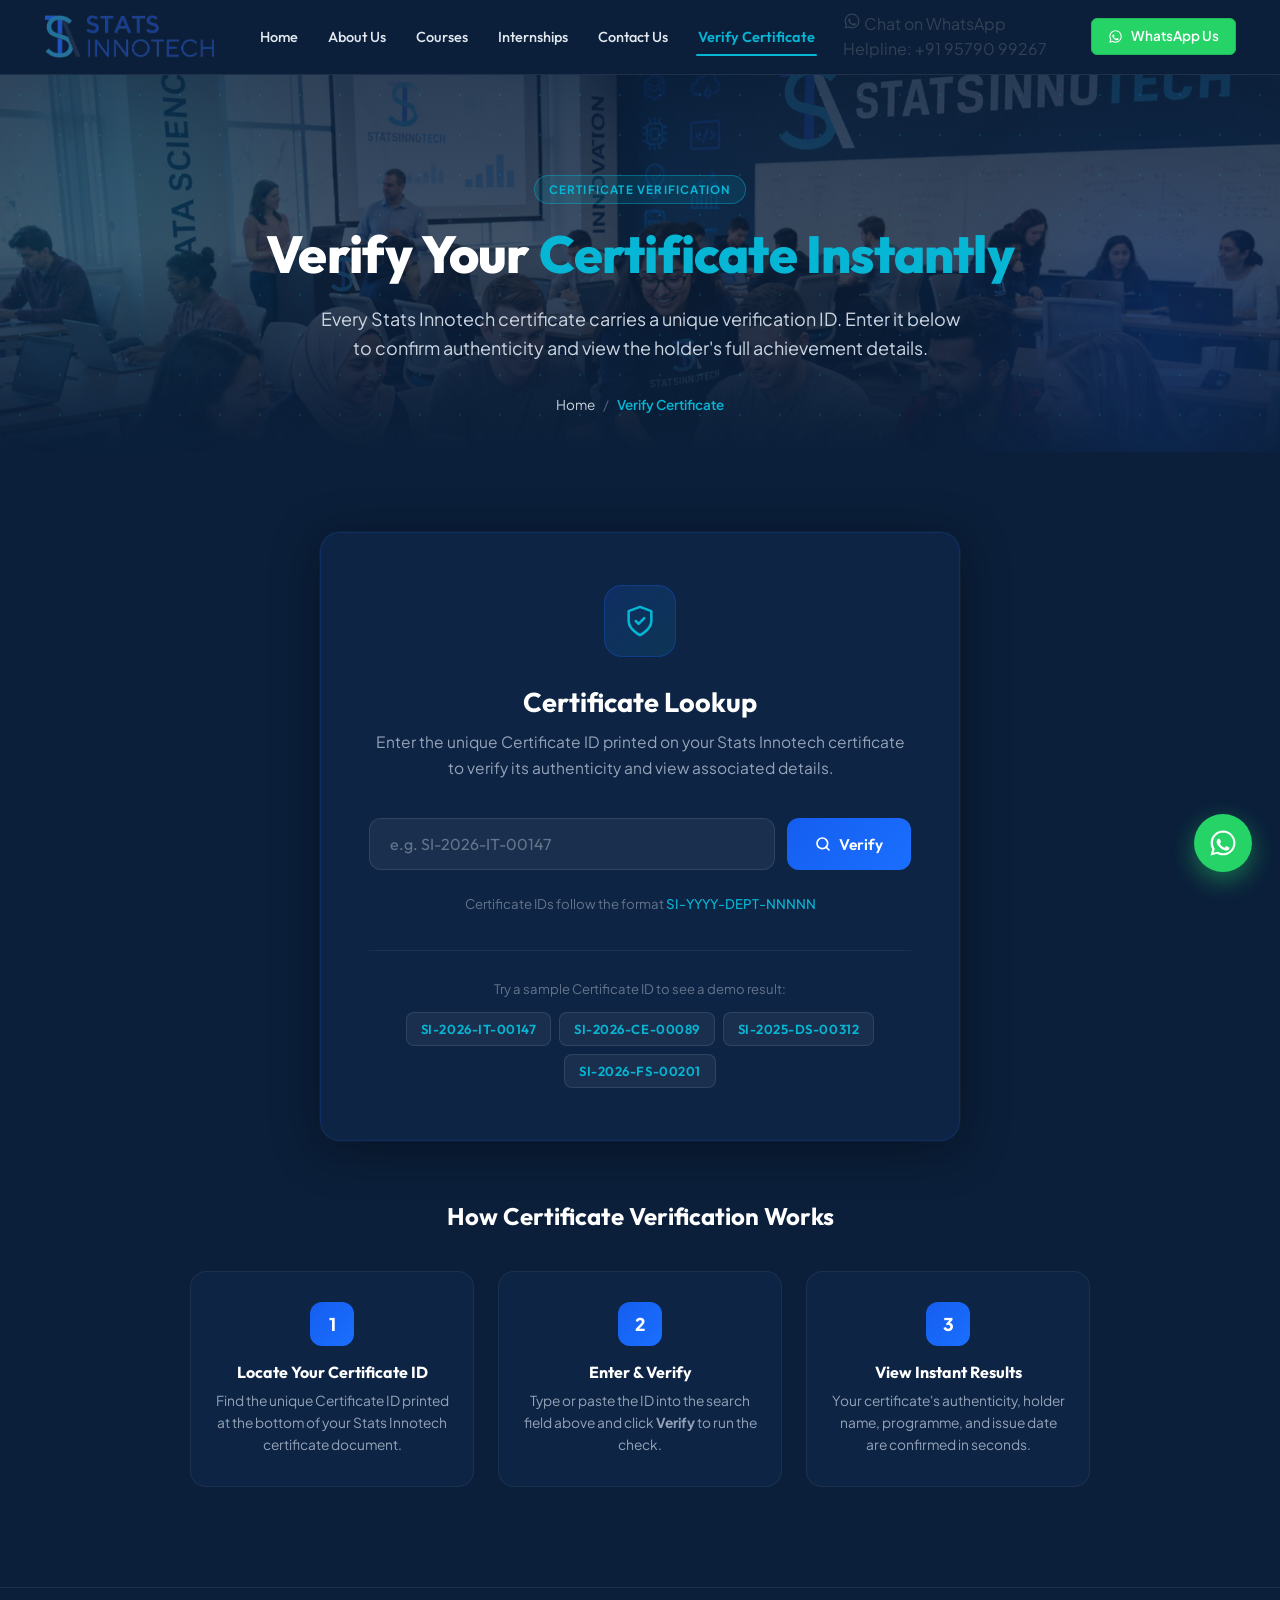
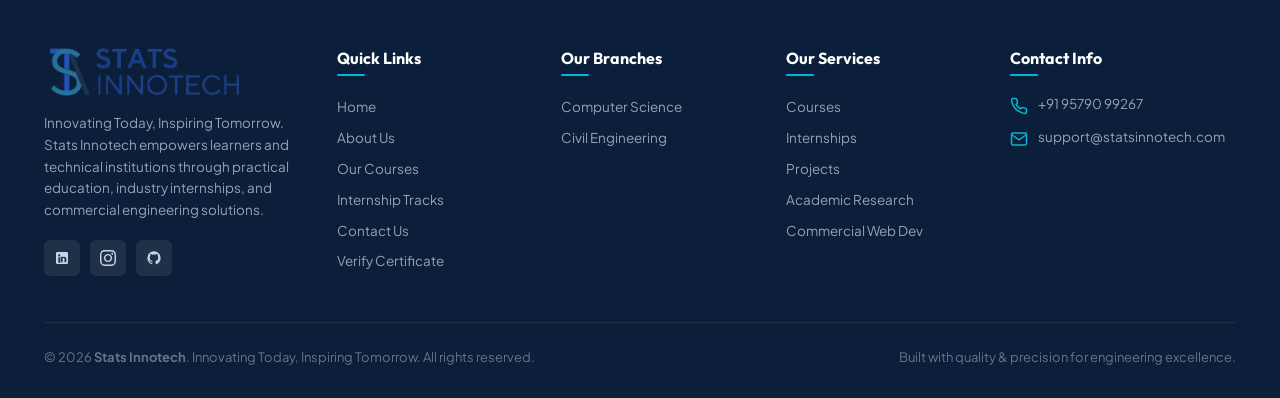
<file: verify.html>
<!DOCTYPE html>
<html lang="en">

<head>
  <meta charset="UTF-8">
  <meta name="viewport" content="width=device-width, initial-scale=1.0">
  <title>Verify Certificate | Stats Innotech - Certificate Verification Portal</title>
  <meta name="description"
    content="Verify the authenticity of your Stats Innotech certificate instantly. Enter your certificate ID to confirm your achievement is valid and recognized.">
  <link rel="preconnect" href="https://fonts.googleapis.com">
  <link rel="preconnect" href="https://fonts.gstatic.com" crossorigin>
  <link
    href="https://fonts.googleapis.com/css2?family=Outfit:wght@400;500;600;700;800&family=Plus+Jakarta+Sans:wght@400;500;600;700&display=swap"
    rel="stylesheet">
  <link rel="stylesheet" href="styles.css">
  <style>
    .verify-section {
      padding: 80px 0 100px;
      background: var(--navy-primary);
      min-height: calc(100vh - 300px);
    }

    .verify-card {
      background: var(--navy-card);
      border: 1px solid rgba(21, 94, 239, 0.18);
      border-radius: 20px;
      padding: 52px 48px;
      max-width: 640px;
      margin: 0 auto;
      box-shadow: 0 8px 48px rgba(0, 0, 0, 0.4), 0 0 0 1px rgba(255, 255, 255, 0.03);
    }

    .verify-icon-wrap {
      width: 72px;
      height: 72px;
      border-radius: 18px;
      background: linear-gradient(135deg, rgba(21, 94, 239, 0.18), rgba(6, 182, 212, 0.12));
      border: 1px solid rgba(21, 94, 239, 0.3);
      display: flex;
      align-items: center;
      justify-content: center;
      margin: 0 auto 28px;
    }

    .verify-title {
      font-size: 1.7rem;
      font-weight: 700;
      color: var(--white);
      text-align: center;
      margin-bottom: 10px;
    }

    .verify-subtitle {
      font-size: 0.97rem;
      color: var(--slate-light);
      text-align: center;
      margin-bottom: 36px;
      line-height: 1.7;
    }

    .verify-input-group {
      display: flex;
      gap: 12px;
      margin-bottom: 24px;
    }

    .verify-input {
      flex: 1;
      background: rgba(255, 255, 255, 0.05);
      border: 1.5px solid rgba(255, 255, 255, 0.1);
      border-radius: 12px;
      padding: 15px 20px;
      color: var(--white);
      font-family: 'Outfit', sans-serif;
      font-size: 1rem;
      font-weight: 500;
      letter-spacing: 0.04em;
      transition: border-color 0.2s, background 0.2s;
      outline: none;
    }

    .verify-input::placeholder {
      color: var(--slate-muted);
      font-weight: 400;
      letter-spacing: 0;
    }

    .verify-input:focus {
      border-color: var(--blue-primary);
      background: rgba(21, 94, 239, 0.06);
    }

    .verify-btn {
      background: linear-gradient(135deg, var(--blue-primary), #1a6fff);
      color: white;
      border: none;
      border-radius: 12px;
      padding: 15px 28px;
      font-family: 'Outfit', sans-serif;
      font-size: 0.97rem;
      font-weight: 600;
      cursor: pointer;
      transition: transform 0.15s, box-shadow 0.15s, opacity 0.15s;
      white-space: nowrap;
      display: flex;
      align-items: center;
      gap: 8px;
    }

    .verify-btn:hover {
      transform: translateY(-1px);
      box-shadow: 0 6px 24px rgba(21, 94, 239, 0.45);
    }

    .verify-btn:active {
      transform: translateY(0);
    }

    .verify-btn:disabled {
      opacity: 0.6;
      cursor: not-allowed;
      transform: none;
    }

    .verify-hint {
      font-size: 0.83rem;
      color: var(--slate-muted);
      text-align: center;
      margin-bottom: 0;
    }

    .verify-hint span {
      color: var(--cyan-primary);
      font-weight: 500;
    }

    #verifyResult {
      margin-top: 32px;
      display: none;
    }

    .result-valid {
      background: linear-gradient(135deg, rgba(16, 185, 129, 0.1), rgba(6, 182, 212, 0.06));
      border: 1.5px solid rgba(16, 185, 129, 0.35);
      border-radius: 16px;
      padding: 32px;
      animation: fadeSlideUp 0.4s ease;
    }

    .result-invalid {
      background: linear-gradient(135deg, rgba(220, 38, 38, 0.1), rgba(239, 68, 68, 0.06));
      border: 1.5px solid rgba(220, 38, 38, 0.35);
      border-radius: 16px;
      padding: 32px;
      animation: fadeSlideUp 0.4s ease;
    }

    @keyframes fadeSlideUp {
      from {
        opacity: 0;
        transform: translateY(14px);
      }

      to {
        opacity: 1;
        transform: translateY(0);
      }
    }

    @keyframes spin {
      from {
        transform: rotate(0deg);
      }

      to {
        transform: rotate(360deg);
      }
    }

    .result-header {
      display: flex;
      align-items: center;
      gap: 14px;
      margin-bottom: 24px;
      padding-bottom: 20px;
      border-bottom: 1px solid rgba(255, 255, 255, 0.07);
    }

    .result-status-icon {
      width: 48px;
      height: 48px;
      border-radius: 12px;
      display: flex;
      align-items: center;
      justify-content: center;
      flex-shrink: 0;
    }

    .result-status-icon.valid {
      background: rgba(16, 185, 129, 0.15);
    }

    .result-status-icon.invalid {
      background: rgba(220, 38, 38, 0.15);
    }

    .result-status-text h3 {
      font-size: 1.1rem;
      font-weight: 700;
      margin-bottom: 3px;
    }

    .result-status-text h3.valid {
      color: #10b981;
    }

    .result-status-text h3.invalid {
      color: #ef4444;
    }

    .result-status-text p {
      font-size: 0.84rem;
      color: var(--slate-light);
      margin: 0;
    }

    .result-fields {
      display: grid;
      grid-template-columns: 1fr 1fr;
      gap: 16px;
    }

    .result-field {
      background: rgba(255, 255, 255, 0.04);
      border-radius: 10px;
      padding: 14px 18px;
    }

    .result-field-label {
      font-size: 0.75rem;
      font-weight: 600;
      color: var(--slate-muted);
      text-transform: uppercase;
      letter-spacing: 0.06em;
      margin-bottom: 5px;
    }

    .result-field-value {
      font-size: 0.97rem;
      font-weight: 600;
      color: var(--white);
    }

    .result-field.full-width {
      grid-column: 1 / -1;
    }

    .cert-badge {
      display: inline-flex;
      align-items: center;
      gap: 6px;
      background: rgba(16, 185, 129, 0.15);
      border: 1px solid rgba(16, 185, 129, 0.3);
      border-radius: 6px;
      padding: 4px 10px;
      font-size: 0.78rem;
      font-weight: 600;
      color: #10b981;
      margin-top: 20px;
    }

    .sample-ids-strip {
      margin-top: 36px;
      padding-top: 28px;
      border-top: 1px solid rgba(255, 255, 255, 0.06);
    }

    .sample-ids-strip p {
      font-size: 0.82rem;
      color: var(--slate-muted);
      text-align: center;
      margin-bottom: 12px;
    }

    .sample-ids-list {
      display: flex;
      flex-wrap: wrap;
      gap: 8px;
      justify-content: center;
    }

    .sample-id-chip {
      background: rgba(255, 255, 255, 0.05);
      border: 1px solid rgba(255, 255, 255, 0.1);
      border-radius: 8px;
      padding: 6px 14px;
      font-size: 0.82rem;
      font-weight: 600;
      color: var(--cyan-primary);
      cursor: pointer;
      transition: background 0.15s, border-color 0.15s;
      font-family: 'Outfit', monospace;
      letter-spacing: 0.04em;
    }

    .sample-id-chip:hover {
      background: rgba(6, 182, 212, 0.1);
      border-color: rgba(6, 182, 212, 0.3);
    }

    .how-it-works {
      max-width: 900px;
      margin: 60px auto 0;
    }

    .how-it-works h2 {
      text-align: center;
      font-size: 1.5rem;
      font-weight: 700;
      color: var(--white);
      margin-bottom: 40px;
    }

    .how-steps {
      display: grid;
      grid-template-columns: repeat(3, 1fr);
      gap: 24px;
    }

    .how-step {
      background: var(--navy-card);
      border: 1px solid rgba(255, 255, 255, 0.06);
      border-radius: 16px;
      padding: 30px 24px;
      text-align: center;
      transition: border-color 0.2s, transform 0.2s;
    }

    .how-step:hover {
      border-color: rgba(21, 94, 239, 0.3);
      transform: translateY(-3px);
    }

    .how-step-num {
      width: 44px;
      height: 44px;
      border-radius: 12px;
      background: linear-gradient(135deg, var(--blue-primary), #1a6fff);
      color: white;
      font-size: 1.1rem;
      font-weight: 800;
      display: flex;
      align-items: center;
      justify-content: center;
      margin: 0 auto 16px;
    }

    .how-step h4 {
      font-size: 1rem;
      font-weight: 700;
      color: var(--white);
      margin-bottom: 8px;
    }

    .how-step p {
      font-size: 0.86rem;
      color: var(--slate-light);
      line-height: 1.6;
      margin: 0;
    }

    @media (max-width: 680px) {
      .verify-card {
        padding: 32px 20px;
      }

      .verify-input-group {
        flex-direction: column;
      }

      .verify-btn {
        width: 100%;
        justify-content: center;
      }

      .result-fields {
        grid-template-columns: 1fr;
      }

      .how-steps {
        grid-template-columns: 1fr;
      }
    }

    @media (max-width: 480px) {
      .verify-section {
        padding: 40px 0 60px;
      }

      .verify-card {
        padding: 24px 16px;
        border-radius: 16px;
      }

      .verify-title {
        font-size: 1.35rem;
      }

      .verify-subtitle {
        font-size: 0.88rem;
        margin-bottom: 24px;
      }

      .verify-input {
        font-size: 16px !important;
        padding: 13px 15px;
      }

      .verify-btn {
        padding: 14px 20px;
        min-height: 48px;
      }

      .result-valid,
      .result-invalid {
        padding: 18px 14px;
        border-radius: 12px;
      }

      .result-field-item {
        padding: 8px 10px;
      }
    }
  </style>
</head>

<body>

  <!-- SITE HEADER -->
  <header class="site-header" id="siteHeader">
    <div class="container nav-container">
      <a href="index.html" class="brand-logo" aria-label="Stats Innotech Home">
        <img src="assets/logo_clean.png" alt="Stats Innotech Logo" class="brand-logo-image">
      </a>
      <nav class="nav-menu" id="navMenu">
        <a href="index.html" class="nav-link">Home</a>
        <a href="about.html" class="nav-link">About Us</a>
        <a href="courses.html" class="nav-link">Courses</a>
        <a href="internships.html" class="nav-link">Internships</a>
        <a href="contact.html" class="nav-link">Contact Us</a>
        <a href="verify.html" class="nav-link active">Verify Certificate</a>
      </nav>
      <div class="nav-actions">
        <a class="btn-header-whatsapp"
          href="https://wa.me/919579099267?text=Hello%20Stats%20Innotech%2C%20I%20have%20an%20inquiry." target="_blank"
          rel="noopener" aria-label="WhatsApp Support">
          <svg fill="currentColor" height="15" viewBox="0 0 24 24" width="15">
            <path
              d="M12.04 2c-5.46 0-9.91 4.45-9.91 9.91 0 1.75.46 3.45 1.32 4.95L2.05 22l5.25-1.38c1.45.79 3.08 1.21 4.74 1.21 5.46 0 9.91-4.45 9.91-9.91 0-2.65-1.03-5.14-2.9-7.01A9.816 9.816 0 0 0 12.04 2zm.01 1.67c2.2 0 4.26.86 5.82 2.42a8.225 8.225 0 0 1 2.41 5.83c0 4.54-3.7 8.24-8.24 8.24-1.42 0-2.82-.37-4.06-1.07l-.29-.17-3.12.82.83-3.04-.19-.3a8.212 8.212 0 0 1-1.26-4.48c0-4.54 3.7-8.23 8.24-8.23zm4.52 11.66c-.25-.13-1.47-.72-1.7-.81-.23-.08-.39-.13-.56.13-.17.25-.64.81-.79.97-.14.17-.29.19-.54.06-.25-.13-1.06-.39-2.02-1.25-.75-.67-1.26-1.49-1.41-1.74-.14-.25-.02-.39.11-.51.11-.11.25-.29.38-.44.12-.14.17-.25.25-.41.08-.17.04-.32-.02-.44-.06-.13-.56-1.35-.77-1.85-.2-.49-.41-.42-.56-.43h-.48c-.17 0-.44.06-.67.31-.23.25-.88.86-.88 2.1 0 1.24.9 2.44 1.03 2.61.13.17 1.77 2.7 4.29 3.79.6.26 1.07.41 1.44.53.6.19 1.15.16 1.58.1.48-.07 1.47-.6 1.68-1.18.21-.58.21-1.07.15-1.18-.06-.1-.23-.17-.48-.29z" />
          </svg>
          <span>WhatsApp Us</span>
        </a>
        <button class="mobile-nav-toggle" id="mobileNavToggle" aria-label="Toggle navigation menu" type="button">
          <svg fill="none" height="24" stroke="currentColor" stroke-linecap="round" stroke-linejoin="round"
            stroke-width="2" viewBox="0 0 24 24" width="24">
            <line x1="3" x2="21" y1="12" y2="12"></line>
            <line x1="3" x2="21" y1="6" y2="6"></line>
            <line x1="3" x2="21" y1="18" y2="18"></line>
          </svg>
        </button>
      </div>
    </div>
  </header>

  <main>
    <!-- PAGE HERO -->
    <section class="cta-banner-section" id="pageHero">
      <div class="cta-banner-glow-left"></div>
      <div class="cta-banner-glow-right"></div>
      <div class="container cta-banner-content">
        <div class="page-banner-pill" style="margin: 0 auto 20px;">
          <span>CERTIFICATE VERIFICATION</span>
        </div>
        <h1 class="cta-banner-title">
          Verify Your <span class="text-cyan">Certificate Instantly</span>
        </h1>
        <p class="cta-banner-subtitle">
          Every Stats Innotech certificate carries a unique verification ID. Enter it below to confirm
          authenticity and view the holder's full achievement details.
        </p>
        <nav class="breadcrumb-nav" aria-label="Breadcrumb" style="justify-content: center;">
          <a href="index.html">Home</a>
          <span class="breadcrumb-sep">/</span>
          <span class="breadcrumb-current">Verify Certificate</span>
        </nav>
      </div>
    </section>

    <!-- VERIFICATION SECTION -->
    <section class="verify-section">
      <div class="container">

        <!-- Main Verify Card -->
        <div class="verify-card">
          <div class="verify-icon-wrap">
            <svg fill="none" height="34" stroke="currentColor" stroke-linecap="round" stroke-linejoin="round"
              stroke-width="1.8" viewBox="0 0 24 24" width="34" style="color: #06B6D4;">
              <path d="M12 22s8-4 8-10V5l-8-3-8 3v7c0 6 8 10 8 10z"></path>
              <polyline points="9 12 11 14 15 10"></polyline>
            </svg>
          </div>

          <h2 class="verify-title">Certificate Lookup</h2>
          <p class="verify-subtitle">
            Enter the unique Certificate ID printed on your Stats Innotech certificate
            to verify its authenticity and view associated details.
          </p>

          <div class="verify-input-group">
            <input type="text" id="certIdInput" class="verify-input" placeholder="e.g. SI-2026-IT-00147" maxlength="30"
              autocomplete="off" spellcheck="false" aria-label="Certificate ID" />
            <button class="verify-btn" id="verifyBtn" type="button" onclick="verifyCertificate()">
              <svg fill="none" height="16" stroke="currentColor" stroke-linecap="round" stroke-linejoin="round"
                stroke-width="2.5" viewBox="0 0 24 24" width="16">
                <circle cx="11" cy="11" r="8"></circle>
                <line x1="21" x2="16.65" y1="21" y2="16.65"></line>
              </svg>
              Verify
            </button>
          </div>

          <p class="verify-hint">
            Certificate IDs follow the format <span>SI-YYYY-DEPT-NNNNN</span>
          </p>

          <!-- Result Panel -->
          <div id="verifyResult"></div>

          <!-- Sample IDs -->
          <div class="sample-ids-strip">
            <p>Try a sample Certificate ID to see a demo result:</p>
            <div class="sample-ids-list">
              <span class="sample-id-chip" onclick="fillAndVerify('SI-2026-IT-00147')">SI-2026-IT-00147</span>
              <span class="sample-id-chip" onclick="fillAndVerify('SI-2026-CE-00089')">SI-2026-CE-00089</span>
              <span class="sample-id-chip" onclick="fillAndVerify('SI-2025-DS-00312')">SI-2025-DS-00312</span>
              <span class="sample-id-chip" onclick="fillAndVerify('SI-2026-FS-00201')">SI-2026-FS-00201</span>
            </div>
          </div>
        </div>

        <!-- How It Works -->
        <div class="how-it-works">
          <h2>How Certificate Verification Works</h2>
          <div class="how-steps">
            <div class="how-step">
              <div class="how-step-num">1</div>
              <h4>Locate Your Certificate ID</h4>
              <p>Find the unique Certificate ID printed at the bottom of your Stats Innotech certificate document.</p>
            </div>
            <div class="how-step">
              <div class="how-step-num">2</div>
              <h4>Enter &amp; Verify</h4>
              <p>Type or paste the ID into the search field above and click <strong>Verify</strong> to run the check.
              </p>
            </div>
            <div class="how-step">
              <div class="how-step-num">3</div>
              <h4>View Instant Results</h4>
              <p>Your certificate's authenticity, holder name, programme, and issue date are confirmed in seconds.</p>
            </div>
          </div>
        </div>

      </div>
    </section>
  </main>

  <!-- Toast -->
  <div class="toast-notification" id="toastNotification">
    <svg fill="none" height="18" stroke="currentColor" stroke-linecap="round" stroke-linejoin="round" stroke-width="2.5"
      viewBox="0 0 24 24" width="18">
      <polyline points="20 6 9 17 4 12"></polyline>
    </svg>
    <span id="toastMessage">Done!</span>
  </div>

  <!-- SITE FOOTER -->
  <footer class="site-footer">
    <div class="container">
      <div class="footer-top-grid">
        <div class="footer-brand-col">
          <a href="index.html" aria-label="Stats Innotech Home">
            <img src="assets/logo_clean.png" alt="Stats Innotech" class="footer-logo">
          </a>
          <p>
            Innovating Today, Inspiring Tomorrow. Stats Innotech empowers learners and technical institutions through
            practical education, industry internships, and commercial engineering solutions.
          </p>
          <div class="footer-social-row">
            <a href="https://www.linkedin.com/in/stats-innotech-69651b435?utm_source=share_via&utm_content=profile&utm_medium=member_android"
              class="social-icon-btn" aria-label="LinkedIn" target="_blank" rel="noopener">
              <svg fill="currentColor" height="16" viewBox="0 0 24 24" width="16">
                <path
                  d="M19 3a2 2 0 0 1 2 2v14a2 2 0 0 1-2 2H5a2 2 0 0 1-2-2V5a2 2 0 0 1 2-2h14m-.5 15.5v-5.3a3.26 3.26 0 0 0-3.26-3.26c-.85 0-1.84.52-2.28 1.3v-1.11h-2.79v8.37h2.79v-4.93c0-.77.62-1.4 1.39-1.4a1.4 1.4 0 0 1 1.4 1.4v4.93h2.75M6.46 10.9v8.37H9.2V10.9H6.46M7.83 6.45a1.64 1.64 0 1 0 0 3.28 1.64 1.64 0 0 0 0-3.28z">
                </path>
              </svg>
            </a>
            <a href="https://www.instagram.com/statsinnotech?stkn=ejNqcjBldDBndDdu" class="social-icon-btn"
              aria-label="Instagram" target="_blank" rel="noopener">
              <svg fill="currentColor" height="16" viewBox="0 0 24 24" width="16">
                <path
                  d="M12 2.163c3.204 0 3.584.012 4.85.07 3.252.148 4.771 1.691 4.919 4.919.058 1.265.069 1.645.069 4.849 0 3.205-.012 3.584-.069 4.849-.149 3.225-1.664 4.771-4.919 4.919-1.266.058-1.644.07-4.85.07-3.204 0-3.584-.012-4.849-.07-3.26-.149-4.771-1.699-4.919-4.92-.058-1.265-.07-1.644-.07-4.849 0-3.204.013-3.583.07-4.849.149-3.227 1.664-4.771 4.919-4.919 1.266-.057 1.645-.069 4.849-.069zm0-2.163c-3.259 0-3.667.014-4.947.072-4.358.2-6.78 2.618-6.98 6.98-.059 1.281-.073 1.689-.073 4.948 0 3.259.014 3.668.072 4.948.2 4.358 2.618 6.78 6.98 6.98 1.281.058 1.689.072 4.948.072 3.259 0 3.668-.014 4.948-.072 4.354-.2 6.782-2.618 6.979-6.98.059-1.28.073-1.689.073-4.948 0-3.259-.014-3.667-.072-4.947-.196-4.354-2.617-6.78-6.979-6.98-1.281-.059-1.69-.073-4.949-.073zm0 5.838c-3.403 0-6.162 2.759-6.162 6.162s2.759 6.163 6.162 6.163 6.162-2.759 6.162-6.163c0-3.403-2.759-6.162-6.162-6.162zm0 10.162c-2.209 0-4-1.79-4-4 0-2.209 1.791-4 4-4s4 1.791 4 4c0 2.21-1.791 4-4 4zm6.406-11.845c-.796 0-1.441.645-1.441 1.44s.645 1.44 1.441 1.44c.795 0 1.439-.645 1.439-1.44s-.644-1.44-1.439-1.44z">
                </path>
              </svg>
            </a>
            <a href="https://github.com" class="social-icon-btn" aria-label="GitHub" target="_blank" rel="noopener">
              <svg fill="currentColor" height="16" viewBox="0 0 24 24" width="16">
                <path
                  d="M12 2A10 10 0 0 0 2 12c0 4.42 2.87 8.17 6.84 9.5.5.08.66-.23.66-.5v-1.69c-2.77.6-3.36-1.34-3.36-1.34-.46-1.16-1.11-1.47-1.11-1.47-.91-.62.07-.6.07-.6 1 .07 1.53 1.03 1.53 1.03.87 1.52 2.34 1.07 2.91.83.1-.65.35-1.09.63-1.34-2.22-.25-4.55-1.11-4.55-4.92 0-1.11.38-2 1.03-2.71-.1-.25-.45-1.29.1-2.64 0 0 .84-.27 2.75 1.02.79-.22 1.65-.33 2.5-.33.85 0 1.71.11 2.5.33 1.91-1.29 2.75-1.02 2.75-1.02.55 1.35.2 2.39.1 2.64.65.71 1.03 1.6 1.03 2.71 0 3.82-2.34 4.66-4.57 4.91.36.31.69.92.69 1.85V21c0 .27.16.59.67.5C19.14 20.16 22 16.42 22 12A10 10 0 0 0 12 2z">
                </path>
              </svg>
            </a>
          </div>
        </div>

        <div>
          <h4 class="footer-heading">Quick Links</h4>
          <ul class="footer-links-list">
            <li><a href="index.html">Home</a></li>
            <li><a href="about.html">About Us</a></li>
            <li><a href="courses.html">Our Courses</a></li>
            <li><a href="internships.html">Internship Tracks</a></li>
            <li><a href="contact.html">Contact Us</a></li>

            <li><a href="verify.html">Verify Certificate</a></li>
          </ul>
        </div>

        <div>
          <h4 class="footer-heading">Our Branches</h4>
          <ul class="footer-links-list">
            <li><a href="about.html">Computer Science</a></li>
            <li><a href="about.html">Civil Engineering</a></li>
          </ul>
        </div>

        <div>
          <h4 class="footer-heading">Our Services</h4>
          <ul class="footer-links-list">
            <li><a href="courses.html">Courses</a></li>
            <li><a href="internships.html">Internships</a></li>
            <li><a href="contact.html">Projects</a></li>
            <li><a href="contact.html">Academic Research</a></li>
            <li><a href="contact.html">Commercial Web Dev</a></li>
          </ul>
        </div>

        <div>
          <h4 class="footer-heading">Contact Info</h4>
          <div class="footer-contact-info">
            <div class="footer-contact-item">
              <svg fill="none" height="18" stroke="currentColor" stroke-width="2" viewBox="0 0 24 24" width="18">
                <path
                  d="M22 16.92v3a2 2 0 0 1-2.18 2 19.79 19.79 0 0 1-8.63-3.07 19.5 19.5 0 0 1-6-6 19.79 19.79 0 0 1-3.07-8.67A2 2 0 0 1 4.11 2h3a2 2 0 0 1 2 1.72 12.84 12.84 0 0 0 .7 2.81 2 2 0 0 1-.45 2.11L8.09 9.91a16 16 0 0 0 6 6l1.27-1.27a2 2 0 0 1 2.11-.45 12.84 12.84 0 0 0 2.81.7A2 2 0 0 1 22 16.92z">
                </path>
              </svg>
              <a href="tel:+919579099267" style="color:inherit;">+91 95790 99267</a>
            </div>
            <div class="footer-contact-item">
              <svg fill="none" height="18" stroke="currentColor" stroke-width="2" viewBox="0 0 24 24" width="18">
                <path d="M4 4h16c1.1 0 2 .9 2 2v12c0 1.1-.9 2-2 2H4c-1.1 0-2-.9-2-2V6c0-1.1.9-2 2-2z"></path>
                <polyline points="22,6 12,13 2,6"></polyline>
              </svg>
              <a href="mailto:support@statsinnotech.com" style="color:inherit;">support@statsinnotech.com</a>
            </div>
          </div>
        </div>
      </div>

      <div class="footer-bottom">
        <p>&copy; 2026 <strong>Stats Innotech</strong>. Innovating Today, Inspiring Tomorrow. All rights reserved.</p>
        <p>Built with quality &amp; precision for engineering excellence.</p>
      </div>
    </div>
  </footer>

  <script src="main.js"></script>
  <script>
    /* ================================================================
       CERTIFICATE DATABASE  (demo — swap with a real API later)
    ================================================================ */
    var CERT_DB = {
      'SI-2026-IT-00147': {
        holderName: 'Aarav Sharma',
        certificateId: 'SI-2026-IT-00147',
        programme: 'Full Stack Web Development',
        department: 'Information Technology',
        grade: 'A+ (Distinction)',
        issueDate: '15 August 2026',
        expiryNote: 'Lifetime Valid'
      },
      'SI-2026-CE-00089': {
        holderName: 'Priya Nair',
        certificateId: 'SI-2026-CE-00089',
        programme: 'AutoCAD & Civil Design Mastery',
        department: 'Civil Engineering',
        grade: 'A (First Class)',
        issueDate: '20 July 2026',
        expiryNote: 'Lifetime Valid'
      },
      'SI-2025-DS-00312': {
        holderName: 'Rohan Mehta',
        certificateId: 'SI-2025-DS-00312',
        programme: 'Data Science & Machine Learning',
        department: 'Information Technology',
        grade: 'A (First Class)',
        issueDate: '10 December 2025',
        expiryNote: 'Lifetime Valid'
      },
      'SI-2026-FS-00201': {
        holderName: 'Sneha Patel',
        certificateId: 'SI-2026-FS-00201',
        programme: 'AI & Python Engineering Track',
        department: 'Software Engineering',
        grade: 'A+ (Distinction)',
        issueDate: '5 September 2026',
        expiryNote: 'Lifetime Valid'
      }
    };

    function verifyCertificate() {
      var input = document.getElementById('certIdInput');
      var resultPanel = document.getElementById('verifyResult');
      var btn = document.getElementById('verifyBtn');
      var rawId = (input.value || '').trim().toUpperCase();

      if (!rawId) {
        input.focus();
        input.style.borderColor = '#ef4444';
        setTimeout(function () { input.style.borderColor = ''; }, 1500);
        return;
      }

      btn.disabled = true;
      btn.innerHTML = '<svg fill="none" height="16" stroke="currentColor" stroke-linecap="round" stroke-linejoin="round" stroke-width="2.5" viewBox="0 0 24 24" width="16" style="animation:spin 0.8s linear infinite"><polyline points="23 4 23 10 17 10"></polyline><polyline points="1 20 1 14 7 14"></polyline><path d="M3.51 9a9 9 0 0 1 14.85-3.36L23 10M1 14l4.64 4.36A9 9 0 0 0 20.49 15"></path></svg> Checking...';

      setTimeout(function () {
        btn.disabled = false;
        btn.innerHTML = '<svg fill="none" height="16" stroke="currentColor" stroke-linecap="round" stroke-linejoin="round" stroke-width="2.5" viewBox="0 0 24 24" width="16"><circle cx="11" cy="11" r="8"></circle><line x1="21" x2="16.65" y1="21" y2="16.65"></line></svg> Verify';

        var cert = CERT_DB[rawId];
        resultPanel.style.display = 'block';

        if (cert) {
          resultPanel.innerHTML =
            '<div class="result-valid">' +
            '<div class="result-header">' +
            '<div class="result-status-icon valid">' +
            '<svg fill="none" height="24" stroke="#10b981" stroke-linecap="round" stroke-linejoin="round" stroke-width="2.5" viewBox="0 0 24 24" width="24"><path d="M12 22s8-4 8-10V5l-8-3-8 3v7c0 6 8 10 8 10z"></path><polyline points="9 12 11 14 15 10"></polyline></svg>' +
            '</div>' +
            '<div class="result-status-text">' +
            '<h3 class="valid">&#10003; Certificate Verified</h3>' +
            '<p>This certificate is authentic and issued by Stats Innotech.</p>' +
            '</div>' +
            '</div>' +
            '<div class="result-fields">' +
            '<div class="result-field"><div class="result-field-label">Certificate Holder</div><div class="result-field-value">' + cert.holderName + '</div></div>' +
            '<div class="result-field"><div class="result-field-label">Certificate ID</div><div class="result-field-value" style="color:var(--cyan-primary)">' + cert.certificateId + '</div></div>' +
            '<div class="result-field full-width"><div class="result-field-label">Programme / Course</div><div class="result-field-value">' + cert.programme + '</div></div>' +
            '<div class="result-field"><div class="result-field-label">Department</div><div class="result-field-value">' + cert.department + '</div></div>' +
            '<div class="result-field"><div class="result-field-label">Grade Awarded</div><div class="result-field-value">' + cert.grade + '</div></div>' +
            '<div class="result-field"><div class="result-field-label">Issue Date</div><div class="result-field-value">' + cert.issueDate + '</div></div>' +
            '<div class="result-field"><div class="result-field-label">Validity</div><div class="result-field-value">' + cert.expiryNote + '</div></div>' +
            '</div>' +
            '<div class="cert-badge">' +
            '<svg fill="none" height="13" stroke="currentColor" stroke-linecap="round" stroke-linejoin="round" stroke-width="2.5" viewBox="0 0 24 24" width="13"><polyline points="20 6 9 17 4 12"></polyline></svg>' +
            'Issued &amp; Verified by Stats Innotech &mdash; Academic Division' +
            '</div>' +
            '</div>';
        } else {
          resultPanel.innerHTML =
            '<div class="result-invalid">' +
            '<div class="result-header">' +
            '<div class="result-status-icon invalid">' +
            '<svg fill="none" height="24" stroke="#ef4444" stroke-linecap="round" stroke-linejoin="round" stroke-width="2.5" viewBox="0 0 24 24" width="24"><circle cx="12" cy="12" r="10"></circle><line x1="15" x2="9" y1="9" y2="15"></line><line x1="9" x2="15" y1="9" y2="15"></line></svg>' +
            '</div>' +
            '<div class="result-status-text">' +
            '<h3 class="invalid">&#10007; Certificate Not Found</h3>' +
            '<p>No record matches the ID <strong style="color:var(--white)">' + rawId + '</strong>.</p>' +
            '</div>' +
            '</div>' +
            '<p style="color:var(--slate-light);font-size:0.9rem;margin:0;line-height:1.7">' +
            'Please double-check the Certificate ID on your document and try again. ' +
            'If you believe this is an error, contact us at ' +
            '<a href="mailto:info@statsinnotech.com" style="color:var(--cyan-primary)">info@statsinnotech.com</a>.' +
            '</p>' +
            '</div>';
        }

        resultPanel.scrollIntoView({ behavior: 'smooth', block: 'nearest' });
      }, 800);
    }

    function fillAndVerify(id) {
      document.getElementById('certIdInput').value = id;
      verifyCertificate();
    }

    document.getElementById('certIdInput').addEventListener('keydown', function (e) {
      if (e.key === 'Enter') verifyCertificate();
    });
  </script>


  <!-- Floating WhatsApp Action -->
  <a href="https://wa.me/919579099267?text=Hello%20Stats%20Innotech%2C%20I%20have%20an%20inquiry."
    class="floating-whatsapp-btn" target="_blank" rel="noopener" aria-label="Chat on WhatsApp" title="Chat on WhatsApp">
    <svg viewBox="0 0 24 24" width="30" height="30" fill="currentColor">
      <path
        d="M12.04 2c-5.46 0-9.91 4.45-9.91 9.91 0 1.75.46 3.45 1.32 4.95L2.05 22l5.25-1.38c1.45.79 3.08 1.21 4.74 1.21 5.46 0 9.91-4.45 9.91-9.91 0-2.65-1.03-5.14-2.9-7.01A9.816 9.816 0 0 0 12.04 2zm.01 1.67c2.2 0 4.26.86 5.82 2.42a8.225 8.225 0 0 1 2.41 5.83c0 4.54-3.7 8.24-8.24 8.24-1.42 0-2.82-.37-4.06-1.07l-.29-.17-3.12.82.83-3.04-.19-.3a8.212 8.212 0 0 1-1.26-4.48c0-4.54 3.7-8.23 8.24-8.23zm4.52 11.66c-.25-.13-1.47-.72-1.7-.81-.23-.08-.39-.13-.56.13-.17.25-.64.81-.79.97-.14.17-.29.19-.54.06-.25-.13-1.06-.39-2.02-1.25-.75-.67-1.26-1.49-1.41-1.74-.14-.25-.02-.39.11-.51.11-.11.25-.29.38-.44.12-.14.17-.25.25-.41.08-.17.04-.32-.02-.44-.06-.13-.56-1.35-.77-1.85-.2-.49-.41-.42-.56-.43h-.48c-.17 0-.44.06-.67.31-.23.25-.88.86-.88 2.1 0 1.24.9 2.44 1.03 2.61.13.17 1.77 2.7 4.29 3.79.6.26 1.07.41 1.44.53.6.19 1.15.16 1.58.1.48-.07 1.47-.6 1.68-1.18.21-.58.21-1.07.15-1.18-.06-.1-.23-.17-.48-.29z" />
    </svg>
    <span class="whatsapp-tooltip">Chat with Us</span>
  </a>

</body>

</html>
</file>
<file: styles.css>
/* ==========================================================================
   STATS INNOTECH - UNIFIED MASTER STYLESHEET
   Brand Colors:
     - Navy Primary: #0B1F3A
     - Navy Dark:    #071527
     - Navy Light:   #11294A
     - Navy Card:    #0E2444
     - Blue Primary: #155EEF
     - Blue Hover:   #104ECC
     - Blue Subtle:  rgba(21, 94, 239, 0.12)
     - Electric Cyan:#06B6D4
     - Cyan Glow:    rgba(6, 182, 212, 0.35)
     - Cyan Subtle:  rgba(6, 182, 212, 0.1)
     - Ice Light:    #F0F7FF
     - Ice Border:   #CFE3F7
     - White:        #FFFFFF
     - Slate Dark:   #334155
     - Slate Muted:  #64748B
     - Slate Light:  #94A3B8
     - Border Light: #E2E8F0
   ========================================================================== */

:root {
  --navy-primary: #0B1F3A;
  --navy-dark: #071527;
  --navy-light: #11294a;
  --navy-card: #0e2444;
  --blue-primary: #155EEF;
  --blue-hover: #104ecc;
  --blue-subtle: rgba(21, 94, 239, 0.12);
  --cyan-primary: #06B6D4;
  --cyan-glow: rgba(6, 182, 212, 0.35);
  --cyan-subtle: rgba(6, 182, 212, 0.1);
  --ice-bg: #EAF5FF;
  --ice-card: #F0F7FF;
  --ice-border: #CFE3F7;
  --white: #FFFFFF;
  --slate-dark: #334155;
  --slate-muted: #64748B;
  --slate-light: #94A3B8;
  --border-light: #E2E8F0;
  --radius-sm: 6px;
  --radius-md: 10px;
  --radius-lg: 14px;
  --radius-xl: 20px;
  --radius-pill: 9999px;
  --font-main: 'Outfit', -apple-system, BlinkMacSystemFont, 'Segoe UI', Roboto, sans-serif;
  --font-body: 'Plus Jakarta Sans', -apple-system, BlinkMacSystemFont, 'Segoe UI', Roboto, sans-serif;
  --transition-fast: 0.2s ease;
  --transition-normal: 0.3s cubic-bezier(0.4, 0, 0.2, 1);
  --shadow-sm: 0 1px 3px rgba(0, 0, 0, 0.08);
  --shadow-md: 0 4px 12px rgba(11, 31, 58, 0.08);
  --shadow-lg: 0 10px 25px -5px rgba(11, 31, 58, 0.12);
  --shadow-glow: 0 0 25px rgba(6, 182, 212, 0.25);
  --site-header-height: 68px;
  --touch-target: 44px;
}

/* Reset & Base */
*,
*::before,
*::after {
  box-sizing: border-box;
  margin: 0;
  padding: 0;
}

html {
  scroll-behavior: smooth;
  font-size: 16px;
  overflow-x: hidden;
  width: 100%;
  max-width: 100vw;
}

body {
  font-family: var(--font-body);
  background-color: #F8FAFC;
  color: var(--slate-dark);
  line-height: 1.55;
  -webkit-font-smoothing: antialiased;
  -moz-osx-font-smoothing: grayscale;
  overflow-x: hidden;
  width: 100%;
  max-width: 100vw;
  -webkit-overflow-scrolling: touch;
  -webkit-tap-highlight-color: transparent;
}

body.nav-locked {
  overflow: hidden !important;
  touch-action: none;
}

h1,
h2,
h3,
h4,
h5,
h6 {
  font-family: var(--font-main);
  font-weight: 700;
  color: var(--navy-primary);
  line-height: 1.25;
}

a {
  text-decoration: none;
  color: inherit;
  transition: var(--transition-fast);
}

ul {
  list-style: none;
}

button {
  font-family: var(--font-main);
  cursor: pointer;
  border: none;
  background: none;
  transition: var(--transition-normal);
}

/* Container */
.container {
  width: 100%;
  max-width: 1240px;
  margin: 0 auto;
  padding: 0 24px;
}

@media (max-width: 640px) {
  .container {
    padding: 0 16px;
  }
}

/* Global mobile horizontal clip safeguard */
#publicSiteRoot,
main,
section,
header,
footer {
  width: 100%;
  max-width: 100vw;
  box-sizing: border-box;
}

/* Text Highlights */
.text-cyan {
  color: var(--cyan-primary) !important;
}

.text-blue {
  color: var(--blue-primary) !important;
}

.text-white {
  color: var(--white) !important;
}

/* ==========================================================================
   HEADER / NAVBAR
   ========================================================================== */
.site-header {
  position: sticky;
  top: 0;
  z-index: 9995;
  background-color: var(--navy-primary) !important;
  border-bottom: 1px solid rgba(255, 255, 255, 0.08);
  padding: 12px 0;
  transition: var(--transition-normal);
}

.site-header.scrolled {
  box-shadow: 0 4px 20px rgba(0, 0, 0, 0.3);
  padding: 10px 0;
}

.nav-container {
  display: flex;
  align-items: center;
  justify-content: space-between;
  gap: 20px;
}

.brand-logo {
  display: flex;
  align-items: center;
  gap: 12px;
  text-decoration: none;
}

.brand-logo-image {
  display: block;
  width: auto;
  max-width: 170px;
  height: 46px;
  max-height: 46px;
  object-fit: contain;
  object-position: left center;
  flex-shrink: 0;
}

.nav-menu {
  display: flex;
  align-items: center;
  gap: 26px;
}

.nav-link {
  font-family: var(--font-main);
  font-size: 14.5px;
  font-weight: 500;
  color: #E2E8F0;
  position: relative;
  padding: 6px 2px;
  transition: var(--transition-fast);
}

.nav-link:hover {
  color: var(--cyan-primary);
}

.nav-link.active {
  color: var(--cyan-primary);
  font-weight: 600;
}

.nav-link.active::after {
  content: '';
  position: absolute;
  bottom: -2px;
  left: 0;
  width: 100%;
  height: 2px;
  background: var(--cyan-primary);
  border-radius: var(--radius-pill);
}

.nav-actions {
  display: flex;
  align-items: center;
  gap: 12px;
}

.btn-header-cta {
  display: inline-flex;
  align-items: center;
  gap: 8px;
  background-color: var(--blue-primary);
  color: var(--white);
  font-size: 13.5px;
  font-weight: 600;
  padding: 8px 18px;
  border-radius: var(--radius-sm);
  transition: var(--transition-normal);
  box-shadow: 0 2px 8px rgba(21, 94, 239, 0.3);
}

.btn-header-cta:hover {
  background-color: var(--blue-hover);
  transform: translateY(-1px);
  box-shadow: 0 4px 14px rgba(21, 94, 239, 0.45);
}

.btn-header-login {
  display: inline-flex;
  align-items: center;
  gap: 8px;
  color: var(--white);
  border: 1px solid rgba(255, 255, 255, 0.28);
  font-size: 13.5px;
  font-weight: 600;
  padding: 7px 16px;
  border-radius: var(--radius-sm);
  transition: var(--transition-normal);
}

.btn-header-login:hover {
  background: rgba(255, 255, 255, 0.1);
  border-color: var(--cyan-primary);
  color: var(--cyan-primary);
}

/* Mobile Nav Backdrop Overlay */
.mobile-nav-backdrop {
  position: fixed;
  inset: 0;
  background: rgba(7, 21, 39, 0.72);
  backdrop-filter: blur(5px);
  -webkit-backdrop-filter: blur(5px);
  z-index: 9990;
  opacity: 0;
  pointer-events: none;
  transition: opacity 0.25s ease;
}

.mobile-nav-backdrop.active {
  opacity: 1;
  pointer-events: auto;
}

.mobile-nav-toggle {
  display: none;
  align-items: center;
  justify-content: center;
  width: 42px;
  height: 42px;
  padding: 8px;
  border-radius: var(--radius-sm);
  color: var(--white);
  background: rgba(255, 255, 255, 0.08);
  border: 1px solid rgba(255, 255, 255, 0.15);
  cursor: pointer;
  transition: var(--transition-normal);
  touch-action: manipulation;
  -webkit-tap-highlight-color: transparent;
}

.mobile-nav-toggle:hover {
  background: rgba(255, 255, 255, 0.15);
  border-color: rgba(6, 182, 212, 0.4);
}

.mobile-nav-toggle * {
  pointer-events: none;
}

.mobile-nav-toggle svg {
  display: block;
  overflow: visible;
}

.mobile-nav-toggle svg line {
  transition: transform 0.28s cubic-bezier(0.4, 0, 0.2, 1), opacity 0.2s ease;
  transform-origin: 12px 12px;
}

.mobile-nav-toggle.active svg line:nth-child(1) {
  transform: translateY(6px) rotate(45deg);
}

.mobile-nav-toggle.active svg line:nth-child(2) {
  opacity: 0;
  transform: scaleX(0);
}

.mobile-nav-toggle.active svg line:nth-child(3) {
  transform: translateY(-6px) rotate(-45deg);
}

/* ==========================================================================
   PAGE BANNER (INNER PAGES: COURSES, INTERNSHIPS, ABOUT, CONTACT)
   ========================================================================== */
.page-banner {
  background-color: var(--navy-primary);
  background-image:
    linear-gradient(135deg, rgba(11, 31, 58, 0.88) 0%, rgba(7, 21, 39, 0.82) 50%, rgba(11, 31, 58, 0.92) 100%),
    url('assets/hero_students_highres.jpg');
  background-size: cover;
  background-position: center 25%;
  background-repeat: no-repeat;
  padding: 64px 0 54px;
  position: relative;
  overflow: hidden;
  border-bottom: 1px solid rgba(255, 255, 255, 0.08);
}

.page-banner-circuit {
  position: absolute;
  top: 0;
  left: 0;
  width: 100%;
  height: 100%;
  pointer-events: none;
  opacity: 0.3;
  background-image: radial-gradient(rgba(6, 182, 212, 0.25) 1px, transparent 1px), radial-gradient(rgba(21, 94, 239, 0.2) 1px, transparent 1px);
  background-size: 36px 36px;
  background-position: 0 0, 18px 18px;
}

.page-banner-content {
  position: relative;
  z-index: 2;
  max-width: 820px;
}

.page-banner-pill {
  display: inline-flex;
  align-items: center;
  gap: 8px;
  padding: 5px 14px;
  border-radius: var(--radius-pill);
  background: rgba(6, 182, 212, 0.12);
  border: 1px solid rgba(6, 182, 212, 0.4);
  color: var(--cyan-primary);
  font-size: 11.5px;
  font-weight: 700;
  letter-spacing: 1.2px;
  text-transform: uppercase;
  margin-bottom: 18px;
}

.page-banner-section {
  padding: clamp(48px, 8vw, 76px) 0;
  background: linear-gradient(135deg, var(--navy-primary) 0%, #0F2D52 100%);
  position: relative;
  overflow: hidden;
}

.page-banner-title {
  font-size: clamp(26px, 5.8vw, 44px);
  font-weight: 800;
  color: var(--white);
  line-height: 1.2;
  margin-bottom: 14px;
  letter-spacing: -0.5px;
}

.page-banner-desc {
  font-size: clamp(14.5px, 3.5vw, 16px);
  color: #CBD5E1;
  line-height: 1.65;
  max-width: 720px;
  margin-bottom: 24px;
}

.breadcrumb-nav {
  display: flex;
  align-items: center;
  gap: 8px;
  font-size: 13.5px;
  color: var(--slate-light);
}

.breadcrumb-nav a {
  color: #CBD5E1;
}

.breadcrumb-nav a:hover {
  color: var(--cyan-primary);
}

.breadcrumb-sep {
  color: rgba(255, 255, 255, 0.3);
}

.breadcrumb-current {
  color: var(--cyan-primary);
  font-weight: 600;
}

/* ==========================================================================
   HERO SECTION (HOME)
   ========================================================================== */
.hero-section {
  position: relative;
  background-color: var(--navy-primary);
  background-image:
    linear-gradient(180deg, rgba(11, 31, 58, 0.85) 0%, rgba(11, 31, 58, 0.78) 45%, rgba(11, 31, 58, 0.92) 80%, var(--navy-primary) 100%),
    url('assets/Hero_Image.png');
  background-size: cover;
  background-position: center 20%;
  background-repeat: no-repeat;
  padding: 44px 0 36px;
  overflow: hidden;
  border-bottom: none;
  margin-bottom: 0;
}

.hero-circuit-bg {
  position: absolute;
  top: 0;
  left: 0;
  width: 100%;
  height: 100%;
  pointer-events: none;
  opacity: 0.35;
  background-image: radial-gradient(rgba(6, 182, 212, 0.2) 1px, transparent 1px), radial-gradient(rgba(21, 94, 239, 0.15) 1px, transparent 1px);
  background-size: 40px 40px;
  background-position: 0 0, 20px 20px;
}

.hero-grid {
  display: grid;
  grid-template-columns: 1.05fr 0.95fr;
  align-items: center;
  gap: 36px;
  position: relative;
  z-index: 2;
}

.hero-content {
  display: flex;
  flex-direction: column;
}

.hero-pill-badge {
  display: inline-flex;
  align-items: center;
  gap: 6px;
  padding: 5px 14px;
  border-radius: var(--radius-pill);
  background: rgba(6, 182, 212, 0.1);
  border: 1px solid rgba(6, 182, 212, 0.35);
  color: var(--cyan-primary);
  font-size: 11px;
  font-weight: 700;
  letter-spacing: 1.4px;
  margin-bottom: 20px;
  width: fit-content;
}

.hero-title {
  font-size: 48px;
  font-weight: 800;
  color: var(--white);
  line-height: 1.15;
  margin-bottom: 18px;
  letter-spacing: -0.5px;
}

.hero-description {
  color: #CBD5E1;
  font-size: 15.5px;
  line-height: 1.65;
  max-width: 540px;
  margin-bottom: 28px;
}

.hero-cta-group {
  display: flex;
  align-items: center;
  gap: 14px;
  margin-bottom: 34px;
  flex-wrap: wrap;
}

.btn-primary-hero {
  display: inline-flex;
  align-items: center;
  gap: 10px;
  background-color: var(--blue-primary);
  color: var(--white);
  font-size: 14.5px;
  font-weight: 600;
  padding: 12px 24px;
  border-radius: var(--radius-sm);
  transition: var(--transition-normal);
  box-shadow: 0 4px 14px rgba(21, 94, 239, 0.35);
}

.btn-primary-hero:hover {
  background-color: var(--blue-hover);
  transform: translateY(-2px);
  box-shadow: 0 6px 20px rgba(21, 94, 239, 0.5);
}

.btn-secondary-hero {
  display: inline-flex;
  align-items: center;
  gap: 10px;
  background: rgba(255, 255, 255, 0.04);
  color: var(--white);
  font-size: 14.5px;
  font-weight: 600;
  padding: 11px 22px;
  border-radius: var(--radius-sm);
  border: 1px solid rgba(255, 255, 255, 0.22);
  transition: var(--transition-normal);
}

.btn-secondary-hero:hover {
  background: rgba(255, 255, 255, 0.1);
  border-color: rgba(255, 255, 255, 0.4);
  transform: translateY(-2px);
}

.hero-badges-row {
  display: flex;
  align-items: center;
  gap: 20px;
  flex-wrap: wrap;
}

.hero-badge-item {
  display: flex;
  align-items: center;
  gap: 8px;
}

.hero-badge-icon {
  display: flex;
  align-items: center;
  justify-content: center;
  width: 32px;
  height: 32px;
  border-radius: var(--radius-pill);
  background: rgba(6, 182, 212, 0.15);
  color: var(--cyan-primary);
  flex-shrink: 0;
}

.hero-badge-text {
  font-size: 12.5px;
  font-weight: 600;
  color: #E2E8F0;
}

.hero-visual-wrapper {
  position: relative;
  display: flex;
  justify-content: center;
  align-items: center;
}

.hero-visual-glow {
  position: absolute;
  width: 90%;
  height: 90%;
  border-radius: 50%;
  background: radial-gradient(circle, rgba(6, 182, 212, 0.25) 0%, rgba(21, 94, 239, 0.18) 60%, transparent 80%);
  filter: blur(40px);
  z-index: 1;
}

.hero-visual-container {
  position: relative;
  z-index: 2;
  width: 100%;
  max-width: 500px;
  border-radius: var(--radius-xl);
  overflow: hidden;
  box-shadow: 0 20px 50px rgba(0, 0, 0, 0.4);
  border: 1px solid rgba(255, 255, 255, 0.15);
}

.hero-image {
  display: block;
  width: 100%;
  height: auto;
  object-fit: cover;
  transition: transform 0.6s ease;
}

.hero-visual-container:hover .hero-image {
  transform: scale(1.03);
}

/* ==========================================================================
   IMPACT METRICS
   ========================================================================== */
.impact-section {
  position: relative;
  z-index: 3;
  margin-top: -1px;
  padding: 24px 0;
  background: var(--white);
  border-bottom: 1px solid var(--border-light);
  box-shadow: 0 8px 22px rgba(11, 31, 58, 0.05);
}

.impact-grid {
  display: grid;
  grid-template-columns: repeat(5, 1fr);
  gap: 14px;
}

.impact-item {
  display: flex;
  align-items: center;
  gap: 14px;
  padding: 6px 14px;
  border-right: 1px solid var(--border-light);
}

.impact-item:last-child {
  border-right: none;
}

.impact-icon-wrapper {
  display: flex;
  align-items: center;
  justify-content: center;
  width: 44px;
  height: 44px;
  border-radius: var(--radius-md);
  background: var(--ice-card);
  color: var(--blue-primary);
  flex-shrink: 0;
}

.impact-number,
.impact-value {
  font-family: var(--font-main);
  font-size: 22px;
  font-weight: 800;
  color: var(--navy-primary);
  line-height: 1.1;
}

.impact-value .plus {
  color: var(--cyan-primary);
}

.impact-label {
  font-size: 11.5px;
  font-weight: 600;
  color: var(--slate-muted);
  text-transform: uppercase;
  letter-spacing: 0.5px;
}

/* ==========================================================================
   FEATURE CARDS (BRANCHES, SERVICES, COURSES, INTERNSHIPS)
   ========================================================================== */
.features-section {
  padding: 60px 0;
  background: #F8FAFC;
}

.feature-cards-grid {
  display: grid;
  grid-template-columns: repeat(4, 1fr);
  gap: 20px;
}

.feature-card {
  position: relative;
  border-radius: var(--radius-lg);
  padding: 28px 22px;
  display: flex;
  flex-direction: column;
  justify-content: space-between;
  min-height: 250px;
  overflow: hidden;
  transition: transform var(--transition-normal), box-shadow var(--transition-normal);
}

.feature-card:hover {
  transform: translateY(-5px);
}

.card-navy,
.card-branches {
  background: var(--navy-card);
  color: var(--white);
  border: 1px solid rgba(255, 255, 255, 0.08);
  box-shadow: 0 10px 25px rgba(11, 31, 58, 0.15);
}

.card-navy .card-title,
.card-branches .card-title {
  color: var(--white);
}

.card-navy .card-bullet-list li,
.card-branches .card-bullet-list li {
  color: #CBD5E1;
}

.card-branches-bg-art {
  position: absolute;
  right: 0;
  bottom: 0;
  width: 110px;
  height: 130px;
  pointer-events: none;
  opacity: 0.5;
  background-repeat: no-repeat;
  background-position: right bottom;
  background-size: contain;
}

.card-services {
  background: linear-gradient(135deg, #155EEF 0%, #0d47b8 100%);
  color: var(--white);
  box-shadow: 0 12px 30px rgba(21, 94, 239, 0.25);
}

.card-services .card-title {
  color: var(--white);
}

.card-services .card-bullet-list li {
  color: rgba(255, 255, 255, 0.92);
}

.card-services-bg-art {
  position: absolute;
  right: -10px;
  bottom: -10px;
  width: 140px;
  height: 140px;
  background-size: contain;
  background-repeat: no-repeat;
  opacity: 0.18;
  pointer-events: none;
}

.card-light {
  background: var(--white);
  border: 1px solid var(--border-light);
  box-shadow: var(--shadow-md);
}

.card-light:hover {
  border-color: var(--blue-primary);
  box-shadow: var(--shadow-lg);
}

.card-header-row {
  display: flex;
  align-items: center;
  gap: 12px;
  margin-bottom: 16px;
}

.card-header-icon {
  display: flex;
  align-items: center;
  justify-content: center;
  width: 36px;
  height: 36px;
  border-radius: var(--radius-sm);
  background: rgba(255, 255, 255, 0.15);
  color: inherit;
}

.card-light .card-header-icon {
  background: var(--ice-card);
  color: var(--blue-primary);
}

.card-title {
  font-size: 20px;
  font-weight: 700;
}

.card-description {
  font-size: 13.5px;
  color: var(--slate-muted);
  line-height: 1.6;
  margin-bottom: 20px;
}

.card-bullet-list {
  display: flex;
  flex-direction: column;
  gap: 10px;
}

.card-bullet-list li {
  font-size: 13px;
  font-weight: 500;
  display: flex;
  align-items: flex-start;
  gap: 8px;
}

.card-bullet-list li::before {
  content: '•';
  color: var(--cyan-primary);
  font-weight: bold;
}

.card-services .card-bullet-list li::before {
  color: #ffffff;
}

.card-action-btn {
  display: inline-flex;
  align-items: center;
  gap: 8px;
  font-size: 13px;
  font-weight: 700;
  color: var(--blue-primary);
  margin-top: 18px;
  transition: var(--transition-fast);
}

.card-action-btn:hover {
  color: var(--blue-hover);
  transform: translateX(4px);
}

/* ==========================================================================
   SECTION HEADERS
   ========================================================================== */
.section-header-centered {
  text-align: center;
  max-width: 720px;
  margin: 0 auto 46px;
}

.section-kicker {
  display: inline-block;
  font-family: var(--font-main);
  font-size: 11.5px;
  font-weight: 700;
  letter-spacing: 1.4px;
  color: var(--blue-primary);
  text-transform: uppercase;
  margin-bottom: 10px;
}

.section-title {
  font-size: clamp(24px, 5.2vw, 36px);
  font-weight: 800;
  color: var(--navy-primary);
  margin-bottom: 12px;
  letter-spacing: -0.5px;
}

.section-subtitle {
  font-size: clamp(14px, 3.4vw, 15.5px);
  color: var(--slate-muted);
  line-height: 1.6;
}

.section-title-with-lines {
  position: relative;
  display: inline-block;
  font-size: clamp(23px, 5vw, 34px);
  font-weight: 800;
  color: var(--navy-primary);
  margin-bottom: 10px;
}

/* ==========================================================================
   COURSES CATALOG & GRID
   ========================================================================== */
.courses-section {
  padding: clamp(48px, 8vw, 70px) 0;
  background: var(--white);
}

.courses-filter-nav {
  display: flex;
  align-items: center;
  justify-content: center;
  gap: 10px;
  flex-wrap: wrap;
  margin-bottom: 36px;
}

@media (max-width: 640px) {
  .courses-filter-nav {
    justify-content: flex-start;
    flex-wrap: nowrap;
    overflow-x: auto;
    padding: 4px 2px 12px;
    margin-bottom: 24px;
    -webkit-overflow-scrolling: touch;
    scrollbar-width: none;
    -ms-overflow-style: none;
  }

  .courses-filter-nav::-webkit-scrollbar {
    display: none;
  }

  .filter-btn {
    white-space: nowrap;
    flex-shrink: 0;
  }
}

.filter-btn {
  padding: 8px 18px;
  border-radius: var(--radius-pill);
  font-size: 13.5px;
  font-weight: 600;
  color: var(--slate-dark);
  background: #F1F5F9;
  border: 1px solid var(--border-light);
  transition: var(--transition-normal);
}

.filter-btn:hover {
  background: #E2E8F0;
  color: var(--navy-primary);
}

.filter-btn.active {
  background: var(--navy-primary);
  color: var(--white);
  border-color: var(--navy-primary);
  box-shadow: 0 4px 12px rgba(11, 31, 58, 0.2);
}

.courses-grid {
  display: grid;
  grid-template-columns: repeat(3, 1fr);
  gap: 24px;
}

/* Full Detailed Course Card */
.course-detail-card {
  background: var(--white);
  border: 1px solid var(--border-light);
  border-radius: var(--radius-lg);
  overflow: hidden;
  display: flex;
  flex-direction: column;
  transition: var(--transition-normal);
  box-shadow: 0 4px 16px rgba(11, 31, 58, 0.06);
  position: relative;
  min-width: 0;
  /* prevents grid overflow */
}

.course-detail-card::after {
  content: '';
  position: absolute;
  top: 0;
  left: 0;
  right: 0;
  height: 3px;
  background: linear-gradient(90deg, var(--blue-primary), var(--cyan-primary));
  opacity: 0;
  transition: opacity 0.3s ease;
}

.course-detail-card:hover::after {
  opacity: 1;
}

.course-detail-card:hover {
  transform: translateY(-7px);
  border-color: rgba(21, 94, 239, 0.3);
  box-shadow: 0 20px 48px rgba(21, 94, 239, 0.13), 0 6px 16px rgba(11, 31, 58, 0.07);
}

.course-card-top {
  padding: 24px 22px 18px;
  background: linear-gradient(180deg, #F8FAFC 0%, var(--white) 100%);
  border-bottom: 1px solid var(--border-light);
  display: flex;
  justify-content: space-between;
  align-items: flex-start;
}

.course-badge {
  display: inline-block;
  padding: 4px 10px;
  border-radius: var(--radius-pill);
  font-size: 11px;
  font-weight: 700;
  letter-spacing: 0.5px;
  text-transform: uppercase;
}

.badge-blue {
  background: var(--blue-subtle);
  color: var(--blue-primary);
}

.badge-cyan {
  background: var(--cyan-subtle);
  color: #0891b2;
}

.badge-navy {
  background: rgba(11, 31, 58, 0.1);
  color: var(--navy-primary);
}

.course-icon-box {
  width: 48px;
  height: 48px;
  border-radius: var(--radius-md);
  background: var(--navy-primary);
  color: var(--cyan-primary);
  display: flex;
  align-items: center;
  justify-content: center;
  box-shadow: 0 4px 10px rgba(11, 31, 58, 0.2);
}

.course-card-body {
  padding: 20px 22px;
  flex: 1;
  display: flex;
  flex-direction: column;
}

.course-card-title {
  font-size: 20px;
  font-weight: 700;
  color: var(--navy-primary);
  margin-bottom: 8px;
}

.course-card-summary {
  font-size: 13.5px;
  color: var(--slate-muted);
  line-height: 1.6;
  margin-bottom: 16px;
  flex: 1;
}

.course-meta-row {
  display: flex;
  align-items: center;
  gap: 16px;
  padding: 12px 0;
  border-top: 1px dashed var(--border-light);
  border-bottom: 1px dashed var(--border-light);
  margin-bottom: 16px;
  font-size: 12.5px;
  color: var(--slate-muted);
}

.course-meta-item {
  display: flex;
  align-items: center;
  gap: 6px;
}

.course-tags-row {
  display: flex;
  flex-wrap: wrap;
  gap: 6px;
  margin-bottom: 20px;
}

.course-tag {
  font-size: 11px;
  font-weight: 600;
  background: #F1F5F9;
  color: var(--slate-dark);
  padding: 3px 8px;
  border-radius: var(--radius-sm);
}

.course-card-footer {
  padding: 16px 22px 20px;
  background: #FAFCFF;
  border-top: 1px solid var(--border-light);
  display: flex;
  align-items: center;
  gap: 10px;
}

.btn-card-outline {
  flex: 1;
  text-align: center;
  padding: 9px 14px;
  font-size: 13px;
  font-weight: 600;
  border-radius: var(--radius-sm);
  border: 1px solid var(--blue-primary);
  color: var(--blue-primary);
  transition: var(--transition-fast);
}

.btn-card-outline:hover {
  background: var(--blue-subtle);
}

.btn-card-solid {
  flex: 1;
  text-align: center;
  padding: 9px 14px;
  font-size: 13px;
  font-weight: 600;
  border-radius: var(--radius-sm);
  background: var(--navy-primary);
  color: var(--white);
  transition: var(--transition-fast);
}

.btn-card-solid:hover {
  background: var(--blue-primary);
}

/* Home Popular Courses Grid */
.home-courses-grid {
  display: grid;
  grid-template-columns: repeat(3, 1fr);
  gap: 20px;
  margin-bottom: 34px;
}

.course-card {
  background: var(--white);
  border: 1px solid var(--border-light);
  border-radius: var(--radius-md);
  padding: 24px 18px;
  display: flex;
  flex-direction: column;
  align-items: center;
  text-align: center;
  cursor: pointer;
  transition: var(--transition-normal);
}

.course-card:hover {
  transform: translateY(-4px);
  border-color: var(--blue-primary);
  box-shadow: 0 8px 20px rgba(21, 94, 239, 0.12);
}

.course-icon-wrap {
  width: 54px;
  height: 54px;
  border-radius: var(--radius-md);
  background: var(--ice-card);
  color: var(--blue-primary);
  display: flex;
  align-items: center;
  justify-content: center;
  margin-bottom: 14px;
  transition: var(--transition-fast);
}

.course-card:hover .course-icon-wrap {
  background: var(--navy-primary);
  color: var(--cyan-primary);
}

.course-name {
  font-family: var(--font-main);
  font-size: 17px;
  font-weight: 700;
  color: var(--navy-primary);
}

.course-subname {
  font-size: 12px;
  color: var(--slate-muted);
  font-weight: 500;
}

.courses-cta-container {
  display: flex;
  justify-content: center;
  margin-top: 10px;
}

.btn-pill-courses {
  display: inline-flex;
  align-items: center;
  gap: 10px;
  padding: 12px 28px;
  border-radius: var(--radius-pill);
  background: var(--navy-primary);
  color: var(--white);
  font-size: 14px;
  font-weight: 700;
  transition: var(--transition-normal);
  box-shadow: 0 4px 14px rgba(11, 31, 58, 0.25);
}

.btn-pill-courses:hover {
  background: var(--blue-primary);
  transform: translateY(-2px);
  box-shadow: 0 6px 20px rgba(21, 94, 239, 0.4);
}

/* ==========================================================================
   INTERNSHIP PROGRAMS & DOMAINS
   ========================================================================== */
.internships-section {
  padding: 70px 0;
  background: #F8FAFC;
}

.internship-domains-grid {
  display: grid;
  grid-template-columns: repeat(3, 1fr);
  gap: 24px;
  margin-bottom: 50px;
}

.domain-card {
  background: var(--white);
  border: 1px solid var(--border-light);
  border-radius: var(--radius-lg);
  padding: 26px;
  display: flex;
  flex-direction: column;
  justify-content: space-between;
  transition: var(--transition-normal);
  position: relative;
  overflow: hidden;
}

.domain-card::before {
  content: '';
  position: absolute;
  top: 0;
  left: 0;
  width: 4px;
  height: 100%;
  background: var(--blue-primary);
  opacity: 0;
  transition: var(--transition-fast);
}

.domain-card:hover {
  transform: translateY(-5px);
  border-color: rgba(21, 94, 239, 0.3);
  box-shadow: var(--shadow-lg);
}

.domain-card:hover::before {
  opacity: 1;
}

.domain-card-header {
  display: flex;
  align-items: flex-start;
  gap: 16px;
  margin-bottom: 16px;
}

.domain-icon {
  width: 46px;
  height: 46px;
  border-radius: var(--radius-md);
  background: var(--ice-card);
  color: var(--blue-primary);
  display: flex;
  align-items: center;
  justify-content: center;
  flex-shrink: 0;
}

.domain-card-title {
  font-size: 19px;
  font-weight: 700;
  color: var(--navy-primary);
  margin-bottom: 4px;
}

.domain-card-badge {
  font-size: 11px;
  color: var(--cyan-primary);
  font-weight: 700;
  letter-spacing: 0.5px;
}

.domain-card-desc {
  font-size: 13.5px;
  color: var(--slate-muted);
  line-height: 1.6;
  margin-bottom: 18px;
}

.domain-skills-list {
  display: flex;
  flex-wrap: wrap;
  gap: 6px;
  margin-bottom: 20px;
}

.domain-skill-pill {
  font-size: 11px;
  font-weight: 600;
  background: #F1F5F9;
  color: var(--slate-dark);
  padding: 3px 8px;
  border-radius: var(--radius-pill);
}

.domain-apply-btn {
  display: inline-flex;
  align-items: center;
  justify-content: space-between;
  width: 100%;
  padding: 10px 16px;
  background: var(--navy-primary);
  color: var(--white);
  border-radius: var(--radius-sm);
  font-size: 13px;
  font-weight: 600;
  transition: var(--transition-fast);
}

.domain-apply-btn:hover {
  background: var(--blue-primary);
}

/* Internship Process / Roadmap */
.process-section {
  padding: 70px 0;
  background: var(--white);
}

.process-grid {
  display: grid;
  grid-template-columns: repeat(4, 1fr);
  gap: 24px;
  position: relative;
}

.process-card {
  background: #F8FAFC;
  border: 1px solid var(--border-light);
  border-radius: var(--radius-lg);
  padding: 30px 22px;
  text-align: center;
  position: relative;
  transition: var(--transition-normal);
}

.process-card:hover {
  transform: translateY(-5px);
  background: var(--white);
  border-color: var(--blue-primary);
  box-shadow: var(--shadow-md);
}

.process-step-badge {
  width: 40px;
  height: 40px;
  border-radius: var(--radius-pill);
  background: var(--navy-primary);
  color: var(--cyan-primary);
  font-family: var(--font-main);
  font-size: 16px;
  font-weight: 800;
  display: flex;
  align-items: center;
  justify-content: center;
  margin: 0 auto 18px;
  box-shadow: 0 4px 10px rgba(11, 31, 58, 0.25);
}

.process-title {
  font-size: 18px;
  font-weight: 700;
  color: var(--navy-primary);
  margin-bottom: 10px;
}

.process-desc {
  font-size: 13px;
  color: var(--slate-muted);
  line-height: 1.6;
}

/* Internship Perks / Benefits */
.perks-section {
  padding: 70px 0;
  background: var(--navy-primary);
  color: var(--white);
  position: relative;
  overflow: hidden;
}

.perks-section .section-title {
  color: var(--white);
}

.perks-section .section-subtitle {
  color: #CBD5E1;
}

.perks-grid {
  display: grid;
  grid-template-columns: repeat(3, 1fr);
  gap: 24px;
}

.perk-card {
  background: var(--navy-card);
  border: 1px solid rgba(255, 255, 255, 0.08);
  border-radius: var(--radius-lg);
  padding: 28px;
  transition: var(--transition-normal);
}

.perk-card:hover {
  transform: translateY(-4px);
  border-color: rgba(6, 182, 212, 0.4);
  box-shadow: 0 10px 30px rgba(0, 0, 0, 0.3);
}

.perk-icon {
  width: 48px;
  height: 48px;
  border-radius: var(--radius-md);
  background: rgba(6, 182, 212, 0.15);
  color: var(--cyan-primary);
  display: flex;
  align-items: center;
  justify-content: center;
  margin-bottom: 18px;
}

.perk-title {
  font-size: 19px;
  font-weight: 700;
  color: var(--white);
  margin-bottom: 10px;
}

.perk-desc {
  font-size: 13.5px;
  color: #CBD5E1;
  line-height: 1.6;
}

/* ==========================================================================
   SPLIT BANNER (HOME WHY CHOOSE + TURN SKILLS)
   ========================================================================== */
.split-banner-section {
  padding: 75px 0 95px;
  background: #F8FAFC;
}

.split-banner-container {
  display: grid;
  grid-template-columns: 1.25fr 0.95fr;
  border-radius: 28px;
  overflow: hidden;
  box-shadow: 0 24px 64px rgba(11, 31, 58, 0.14);
  border: 1px solid rgba(21, 94, 239, 0.08);
}

.split-panel-navy {
  background: linear-gradient(155deg, #0B1F3A 0%, #07172B 100%);
  padding: 56px 50px;
  color: var(--white);
  display: flex;
  flex-direction: column;
  justify-content: center;
  position: relative;
}

.split-eyebrow {
  display: inline-flex;
  align-items: center;
  gap: 6px;
  font-size: 11px;
  font-weight: 800;
  letter-spacing: 1.4px;
  text-transform: uppercase;
  color: var(--cyan-primary);
  background: rgba(6, 182, 212, 0.12);
  border: 1px solid rgba(6, 182, 212, 0.28);
  padding: 5px 14px;
  border-radius: 999px;
  width: fit-content;
  margin-bottom: 18px;
}

.split-panel-title {
  font-size: 30px;
  font-weight: 800;
  color: var(--white);
  margin-bottom: 32px;
  line-height: 1.22;
  letter-spacing: -0.5px;
}

.split-panel-title .text-cyan {
  color: var(--cyan-primary);
}

.why-choose-grid {
  display: grid;
  grid-template-columns: repeat(2, 1fr);
  gap: 20px;
}

.why-item {
  display: flex;
  flex-direction: column;
  background: rgba(255, 255, 255, 0.035);
  border: 1px solid rgba(255, 255, 255, 0.08);
  border-radius: 18px;
  padding: 24px 22px;
  transition: all 0.3s cubic-bezier(0.16, 1, 0.3, 1);
}

.why-item:hover {
  background: rgba(255, 255, 255, 0.065);
  border-color: rgba(6, 182, 212, 0.4);
  transform: translateY(-3px);
  box-shadow: 0 12px 28px rgba(0, 0, 0, 0.28);
}

.why-item-icon {
  width: 44px;
  height: 44px;
  border-radius: 12px;
  background: rgba(6, 182, 212, 0.12);
  border: 1px solid rgba(6, 182, 212, 0.3);
  display: flex;
  align-items: center;
  justify-content: center;
  color: var(--cyan-primary);
  margin-bottom: 14px;
  transition: transform 0.3s ease, background 0.3s ease;
}

.why-item:hover .why-item-icon {
  transform: scale(1.08);
  background: rgba(6, 182, 212, 0.22);
}

.why-item-title {
  font-size: 16px;
  font-weight: 700;
  color: var(--white);
  margin-bottom: 8px;
  line-height: 1.3;
}

.why-item-desc {
  font-size: 13px;
  line-height: 1.55;
  color: #94A3B8;
  margin: 0;
}

.split-panel-cyan {
  background: linear-gradient(145deg, #06B6D4 0%, #0284C7 100%);
  padding: 56px 44px;
  color: var(--navy-primary);
  display: flex;
  flex-direction: column;
  justify-content: space-between;
  position: relative;
}

.cyan-panel-badge {
  display: inline-flex;
  align-items: center;
  font-size: 11px;
  font-weight: 800;
  letter-spacing: 1.3px;
  text-transform: uppercase;
  color: var(--navy-primary);
  background: rgba(255, 255, 255, 0.35);
  border: 1px solid rgba(255, 255, 255, 0.55);
  padding: 5px 14px;
  border-radius: 999px;
  width: fit-content;
  margin-bottom: 16px;
}

.cyan-panel-title {
  font-size: 27px;
  font-weight: 800;
  color: var(--navy-primary);
  margin-bottom: 12px;
  line-height: 1.25;
  letter-spacing: -0.4px;
}

.cyan-panel-subtitle {
  font-size: 13.5px;
  line-height: 1.55;
  color: rgba(11, 31, 58, 0.85);
  margin-bottom: 26px;
  font-weight: 500;
}

.checklist-grid {
  display: grid;
  grid-template-columns: repeat(2, 1fr);
  gap: 10px 12px;
  margin-bottom: 32px;
}

.checklist-item {
  display: flex;
  align-items: center;
  gap: 9px;
  background: rgba(255, 255, 255, 0.22);
  border: 1px solid rgba(255, 255, 255, 0.38);
  border-radius: 11px;
  padding: 8px 12px;
  font-size: 12.5px;
  font-weight: 700;
  color: var(--navy-primary);
  transition: all 0.2s ease;
}

.checklist-item:hover {
  background: rgba(255, 255, 255, 0.38);
  transform: translateX(3px);
}

.check-icon {
  width: 18px;
  height: 18px;
  background: var(--navy-primary);
  color: var(--cyan-primary);
  border-radius: 50%;
  display: flex;
  align-items: center;
  justify-content: center;
  font-size: 10.5px;
  font-weight: 900;
  flex-shrink: 0;
}

.btn-dark-cta {
  display: inline-flex;
  align-items: center;
  justify-content: center;
  gap: 10px;
  background: var(--navy-primary);
  color: var(--white);
  font-size: 14.5px;
  font-weight: 700;
  padding: 13px 28px;
  border-radius: 12px;
  width: fit-content;
  transition: var(--transition-normal);
  box-shadow: 0 8px 22px rgba(11, 31, 58, 0.25);
}

.btn-dark-cta:hover {
  background: var(--navy-dark);
  transform: translateY(-2px);
  box-shadow: 0 12px 30px rgba(11, 31, 58, 0.38);
  gap: 14px;
}

/* ==========================================================================
   ABOUT US SECTIONS
   ========================================================================== */
.about-intro-section {
  padding: 70px 0;
  background: var(--white);
}

.about-intro-grid {
  display: grid;
  grid-template-columns: 1fr 1fr;
  align-items: center;
  gap: 48px;
}

.about-intro-text h2 {
  font-size: 36px;
  font-weight: 800;
  color: var(--navy-primary);
  margin-bottom: 20px;
  line-height: 1.2;
}

.about-intro-text p {
  font-size: 15px;
  color: var(--slate-muted);
  line-height: 1.7;
  margin-bottom: 18px;
}

.about-intro-visual {
  position: relative;
  border-radius: var(--radius-xl);
  overflow: hidden;
  box-shadow: var(--shadow-lg);
  border: 1px solid var(--border-light);
}

.about-intro-visual img {
  display: block;
  width: 100%;
  height: 380px;
  object-fit: cover;
}

/* ==========================================================================
   VISION & MISSION SECTION
   ========================================================================== */
.vision-mission-section {
  padding: 80px 0;
  background: linear-gradient(180deg, #F8FAFC 0%, #FFFFFF 100%);
  position: relative;
  border-top: 1px solid var(--border-light);
  border-bottom: 1px solid var(--border-light);
}

.vm-grid {
  display: grid;
  grid-template-columns: 1fr 1fr;
  gap: 32px;
  align-items: stretch;
}

/* Vision Card (Heroic Dark Navy) */
.vm-card {
  border-radius: var(--radius-xl);
  padding: 36px 32px;
  position: relative;
  overflow: hidden;
  transition: transform 0.3s ease, box-shadow 0.3s ease, border-color 0.3s ease;
  display: flex;
  flex-direction: column;
}

.vm-card-vision {
  background: linear-gradient(145deg, #0B1F3A 0%, #0F2E59 60%, #071527 100%);
  border: 1px solid rgba(6, 182, 212, 0.3);
  box-shadow: 0 16px 36px rgba(11, 31, 58, 0.16);
  color: var(--white);
}

.vm-card-vision:hover {
  transform: translateY(-4px);
  border-color: var(--cyan-primary);
  box-shadow: 0 22px 44px rgba(6, 182, 212, 0.22);
}

.vm-card-vision-glow {
  position: absolute;
  top: -80px;
  right: -80px;
  width: 220px;
  height: 220px;
  border-radius: 50%;
  background: radial-gradient(circle, rgba(6, 182, 212, 0.3) 0%, transparent 70%);
  pointer-events: none;
  filter: blur(40px);
}

.vm-card-vision-glow-2 {
  position: absolute;
  bottom: -60px;
  left: -60px;
  width: 180px;
  height: 180px;
  border-radius: 50%;
  background: radial-gradient(circle, rgba(21, 94, 239, 0.3) 0%, transparent 70%);
  pointer-events: none;
  filter: blur(35px);
}

/* Mission Card (Crisp Elevated Light) */
.vm-card-mission {
  background: var(--white);
  border: 1px solid var(--border-light);
  box-shadow: 0 10px 30px rgba(11, 31, 58, 0.06);
  color: var(--slate-dark);
}

.vm-card-mission:hover {
  transform: translateY(-4px);
  border-color: var(--blue-primary);
  box-shadow: 0 18px 40px rgba(21, 94, 239, 0.12);
}

/* Badges & Header Elements */
.vm-badge-row {
  display: flex;
  align-items: center;
  justify-content: space-between;
  margin-bottom: 20px;
  gap: 12px;
  flex-wrap: wrap;
}

.vm-pill {
  display: inline-flex;
  align-items: center;
  gap: 8px;
  font-family: var(--font-main);
  font-size: 11.5px;
  font-weight: 800;
  letter-spacing: 1.2px;
  text-transform: uppercase;
  padding: 6px 14px;
  border-radius: var(--radius-pill);
}

.vm-pill-cyan {
  background: rgba(6, 182, 212, 0.16);
  color: var(--cyan-primary);
  border: 1px solid rgba(6, 182, 212, 0.35);
}

.vm-pill-blue {
  background: rgba(21, 94, 239, 0.1);
  color: var(--blue-primary);
  border: 1px solid rgba(21, 94, 239, 0.25);
}

.vm-tag {
  font-size: 12px;
  font-weight: 600;
  color: var(--slate-light);
}

.vm-tag-cyan {
  color: rgba(255, 255, 255, 0.7);
}

.vm-heading {
  font-size: 24px;
  font-weight: 800;
  line-height: 1.3;
  margin-bottom: 12px;
}

.vm-heading-light {
  color: var(--white);
}

.vm-heading-dark {
  color: var(--navy-primary);
}

.vm-lead-desc {
  font-size: 14px;
  color: var(--slate-muted);
  line-height: 1.6;
  margin-bottom: 22px;
}

/* Quote Box for Vision */
.vm-quote-box {
  background: rgba(255, 255, 255, 0.05);
  border: 1px solid rgba(255, 255, 255, 0.12);
  border-left: 4px solid var(--cyan-primary);
  border-radius: var(--radius-md);
  padding: 22px 24px;
  margin: 18px 0 24px;
  position: relative;
  backdrop-filter: blur(8px);
  -webkit-backdrop-filter: blur(8px);
}

.vm-quote-mark {
  font-family: Georgia, serif;
  font-size: 48px;
  line-height: 1;
  color: var(--cyan-primary);
  opacity: 0.45;
  margin-bottom: -10px;
}

.vm-vision-text {
  font-size: 16px;
  line-height: 1.7;
  color: rgba(255, 255, 255, 0.95);
  font-weight: 500;
  margin: 0;
}

.vm-vision-text mark {
  background: transparent;
  color: #38BDF8;
  font-weight: 700;
}

/* Vision Highlights Chips */
.vm-chips-list {
  display: flex;
  flex-wrap: wrap;
  gap: 10px;
  margin-top: auto;
  padding-top: 14px;
}

.vm-chip {
  display: inline-flex;
  align-items: center;
  gap: 6px;
  background: rgba(255, 255, 255, 0.08);
  border: 1px solid rgba(255, 255, 255, 0.15);
  padding: 6px 12px;
  border-radius: var(--radius-pill);
  font-size: 12px;
  font-weight: 600;
  color: #E2E8F0;
  transition: all 0.2s ease;
}

.vm-chip:hover {
  background: rgba(6, 182, 212, 0.18);
  border-color: var(--cyan-primary);
  color: var(--white);
  transform: translateY(-2px);
}

/* Mission Items List */
.vm-mission-list {
  display: flex;
  flex-direction: column;
  gap: 12px;
  margin-top: 8px;
}

.vm-mission-item {
  display: flex;
  align-items: flex-start;
  gap: 16px;
  background: #F8FAFC;
  border: 1px solid var(--border-light);
  border-radius: var(--radius-lg);
  padding: 14px 18px;
  transition: all 0.25s ease;
}

.vm-mission-item:hover {
  background: var(--ice-card);
  border-color: var(--blue-primary);
  transform: translateX(4px);
  box-shadow: 0 4px 14px rgba(21, 94, 239, 0.08);
}

.vm-num-badge {
  flex-shrink: 0;
  width: 34px;
  height: 34px;
  border-radius: 50%;
  background: linear-gradient(135deg, var(--navy-primary) 0%, var(--blue-primary) 100%);
  color: var(--white);
  font-family: var(--font-main);
  font-size: 13px;
  font-weight: 800;
  display: flex;
  align-items: center;
  justify-content: center;
  box-shadow: 0 4px 10px rgba(21, 94, 239, 0.25);
  margin-top: 2px;
  transition: background 0.25s ease;
}

.vm-mission-item:hover .vm-num-badge {
  background: linear-gradient(135deg, var(--blue-primary) 0%, var(--cyan-primary) 100%);
}

.vm-mission-content {
  flex: 1;
}

.vm-mission-title {
  font-size: 14px;
  font-weight: 700;
  color: var(--navy-primary);
  margin-bottom: 3px;
  line-height: 1.4;
}

.vm-mission-desc {
  font-size: 13px;
  color: var(--slate-muted);
  line-height: 1.55;
  margin: 0;
}

/* Values Grid */
.values-section {
  padding: 70px 0;
  background: #F8FAFC;
}

.values-grid {
  display: grid;
  grid-template-columns: repeat(4, 1fr);
  gap: 22px;
}

.value-card {
  background: var(--white);
  border: 1px solid var(--border-light);
  border-radius: var(--radius-lg);
  padding: 30px 22px;
  text-align: center;
  transition: var(--transition-normal);
}

.value-card:hover {
  transform: translateY(-5px);
  border-color: var(--blue-primary);
  box-shadow: var(--shadow-md);
}

.value-icon {
  width: 52px;
  height: 52px;
  border-radius: var(--radius-pill);
  background: var(--ice-card);
  color: var(--blue-primary);
  display: flex;
  align-items: center;
  justify-content: center;
  margin: 0 auto 16px;
}

.value-card-title {
  font-size: 18px;
  font-weight: 700;
  color: var(--navy-primary);
  margin-bottom: 10px;
}

.value-card-desc {
  font-size: 13.5px;
  color: var(--slate-muted);
  line-height: 1.6;
}

/* Team Grid */
.team-section {
  padding: 70px 0;
  background: var(--white);
}

.team-grid {
  display: grid;
  grid-template-columns: repeat(4, 1fr);
  gap: 24px;
}

.team-card {
  background: #F8FAFC;
  border: 1px solid var(--border-light);
  border-radius: var(--radius-lg);
  overflow: hidden;
  text-align: center;
  transition: var(--transition-normal);
}

.team-card:hover {
  transform: translateY(-5px);
  border-color: var(--blue-primary);
  box-shadow: var(--shadow-md);
}

.team-avatar-box {
  width: 100%;
  height: 180px;
  background: linear-gradient(135deg, #0B1F3A 0%, #155EEF 100%);
  display: flex;
  align-items: center;
  justify-content: center;
  position: relative;
}

.team-avatar-initials {
  width: 76px;
  height: 76px;
  border-radius: 50%;
  background: var(--white);
  color: var(--navy-primary);
  font-family: var(--font-main);
  font-size: 26px;
  font-weight: 800;
  display: flex;
  align-items: center;
  justify-content: center;
  box-shadow: 0 4px 14px rgba(0, 0, 0, 0.2);
  border: 3px solid var(--cyan-primary);
}

.team-info {
  padding: 20px 18px;
}

.team-name {
  font-size: 18px;
  font-weight: 700;
  color: var(--navy-primary);
  margin-bottom: 4px;
}

.team-role {
  font-size: 12.5px;
  font-weight: 600;
  color: var(--blue-primary);
  margin-bottom: 8px;
}

.team-bio {
  font-size: 12.5px;
  color: var(--slate-muted);
  line-height: 1.5;
}

/* Branches Showcase */
.branches-section {
  padding: 70px 0;
  background: #F8FAFC;
}

.branches-grid {
  display: grid;
  grid-template-columns: repeat(2, 1fr);
  gap: 28px;
}

.branch-box {
  background: var(--white);
  border: 1px solid var(--border-light);
  border-radius: var(--radius-xl);
  padding: 36px;
  box-shadow: var(--shadow-sm);
  transition: var(--transition-normal);
}

.branch-box:hover {
  transform: translateY(-4px);
  border-color: var(--cyan-primary);
  box-shadow: var(--shadow-md);
}

.branch-icon {
  width: 50px;
  height: 50px;
  border-radius: var(--radius-md);
  background: var(--navy-primary);
  color: var(--cyan-primary);
  display: flex;
  align-items: center;
  justify-content: center;
  margin-bottom: 18px;
}

.branch-title {
  font-size: 22px;
  font-weight: 800;
  color: var(--navy-primary);
  margin-bottom: 12px;
}

.branch-desc {
  font-size: 14.5px;
  color: var(--slate-muted);
  line-height: 1.65;
  margin-bottom: 18px;
}

.branch-list {
  display: flex;
  flex-direction: column;
  gap: 8px;
}

.branch-list li {
  font-size: 13.5px;
  font-weight: 600;
  color: var(--slate-dark);
  display: flex;
  align-items: center;
  gap: 8px;
}

.branch-list li::before {
  content: '✓';
  color: var(--blue-primary);
  font-weight: bold;
}

/* ==========================================================================
   TESTIMONIALS & SUCCESS STORIES
   ========================================================================== */
.testimonials-section {
  padding: 70px 0;
  background: var(--white);
}

.testimonials-grid {
  display: grid;
  grid-template-columns: repeat(3, 1fr);
  gap: 24px;
}

.testimonial-card {
  background: #F8FAFC;
  border: 1px solid var(--border-light);
  border-radius: var(--radius-lg);
  padding: 28px;
  display: flex;
  flex-direction: column;
  justify-content: space-between;
  transition: var(--transition-normal);
}

.testimonial-card:hover {
  transform: translateY(-5px);
  background: var(--white);
  border-color: var(--blue-primary);
  box-shadow: var(--shadow-md);
}

.testimonial-stars {
  color: #F59E0B;
  font-size: 16px;
  margin-bottom: 14px;
  letter-spacing: 2px;
}

.testimonial-quote {
  font-size: 14px;
  color: var(--slate-dark);
  line-height: 1.65;
  margin-bottom: 20px;
  font-style: italic;
}

.testimonial-author {
  display: flex;
  align-items: center;
  gap: 12px;
  border-top: 1px solid var(--border-light);
  padding-top: 16px;
}

.author-avatar {
  width: 42px;
  height: 42px;
  border-radius: 50%;
  background: var(--navy-primary);
  color: var(--cyan-primary);
  font-family: var(--font-main);
  font-size: 15px;
  font-weight: 700;
  display: flex;
  align-items: center;
  justify-content: center;
  flex-shrink: 0;
}

.author-name {
  font-size: 14.5px;
  font-weight: 700;
  color: var(--navy-primary);
}

.author-role {
  font-size: 12px;
  color: var(--slate-muted);
}

/* ==========================================================================
   CONTACT US PAGE & FORMS
   ========================================================================== */
.contact-section {
  padding: 70px 0;
  background: #F8FAFC;
}

.contact-grid {
  display: grid;
  grid-template-columns: 1fr 1.25fr;
  gap: 36px;
}

.contact-info-panel {
  display: flex;
  flex-direction: column;
  gap: 20px;
}

.contact-info-card {
  background: var(--white);
  border: 1px solid var(--border-light);
  border-radius: var(--radius-lg);
  padding: 24px;
  display: flex;
  align-items: flex-start;
  gap: 16px;
  box-shadow: var(--shadow-sm);
  transition: var(--transition-fast);
}

.contact-info-card:hover {
  border-color: var(--blue-primary);
  box-shadow: var(--shadow-md);
}

.contact-info-icon {
  width: 44px;
  height: 44px;
  border-radius: var(--radius-md);
  background: var(--ice-card);
  color: var(--blue-primary);
  display: flex;
  align-items: center;
  justify-content: center;
  flex-shrink: 0;
}

.contact-info-title {
  font-size: 15.5px;
  font-weight: 700;
  color: var(--navy-primary);
  margin-bottom: 4px;
}

.contact-info-desc {
  font-size: 13.5px;
  color: var(--slate-muted);
  line-height: 1.55;
}

.contact-info-desc a {
  color: var(--blue-primary);
  font-weight: 600;
}

.contact-info-desc a:hover {
  text-decoration: underline;
}

.contact-form-panel {
  background: var(--white);
  border: 1px solid var(--border-light);
  border-radius: var(--radius-xl);
  padding: 38px 32px;
  box-shadow: var(--shadow-md);
}

.contact-form-title {
  font-size: 24px;
  font-weight: 800;
  color: var(--navy-primary);
  margin-bottom: 6px;
}

.contact-form-subtitle {
  font-size: 14px;
  color: var(--slate-muted);
  margin-bottom: 24px;
}

.form-row {
  display: grid;
  grid-template-columns: 1fr 1fr;
  gap: 16px;
}

.form-group {
  margin-bottom: 18px;
}

.form-label {
  display: block;
  font-size: 12.5px;
  font-weight: 600;
  color: var(--slate-dark);
  margin-bottom: 6px;
}

.form-input,
.form-select,
.form-textarea {
  width: 100%;
  padding: 11px 14px;
  border: 1px solid var(--border-light);
  border-radius: var(--radius-sm);
  background: #F8FAFC;
  font-family: var(--font-body);
  font-size: 14px;
  color: var(--slate-dark);
  transition: var(--transition-fast);
}

.form-input:focus,
.form-select:focus,
.form-textarea:focus {
  outline: none;
  border-color: var(--blue-primary);
  background: var(--white);
  box-shadow: 0 0 0 3px rgba(21, 94, 239, 0.12);
}

.form-submit-btn {
  display: inline-flex;
  align-items: center;
  justify-content: center;
  gap: 8px;
  width: 100%;
  padding: 13px 24px;
  background: var(--navy-primary);
  color: var(--white);
  font-size: 14.5px;
  font-weight: 700;
  border-radius: var(--radius-sm);
  transition: var(--transition-normal);
  box-shadow: 0 4px 14px rgba(11, 31, 58, 0.25);
  margin-top: 8px;
}

.form-submit-btn:hover {
  background: var(--blue-primary);
  transform: translateY(-2px);
  box-shadow: 0 6px 18px rgba(21, 94, 239, 0.35);
}

/* Map Card */
.map-card {
  background: var(--white);
  border: 1px solid var(--border-light);
  border-radius: var(--radius-lg);
  padding: 24px;
  margin-top: 24px;
}

.map-card-header {
  display: flex;
  align-items: center;
  justify-content: space-between;
  margin-bottom: 14px;
}

.map-placeholder {
  width: 100%;
  height: 200px;
  background: linear-gradient(135deg, #0B1F3A 0%, #155EEF 100%);
  border-radius: var(--radius-md);
  display: flex;
  flex-direction: column;
  align-items: center;
  justify-content: center;
  color: var(--white);
  text-align: center;
  padding: 20px;
}

/* ==========================================================================
   FREQUENTLY ASKED QUESTIONS (ACCORDION)
   ========================================================================== */
.faq-section {
  padding: 70px 0;
  background: var(--white);
}

.faq-list {
  max-width: 800px;
  margin: 0 auto;
  display: flex;
  flex-direction: column;
  gap: 12px;
}

.faq-item {
  background: #F8FAFC;
  border: 1px solid var(--border-light);
  border-radius: var(--radius-md);
  overflow: hidden;
  transition: var(--transition-fast);
}

.faq-item:hover {
  border-color: var(--blue-primary);
}

.faq-item summary {
  padding: 18px 22px;
  font-family: var(--font-main);
  font-size: 16px;
  font-weight: 700;
  color: var(--navy-primary);
  cursor: pointer;
  list-style: none;
  display: flex;
  justify-content: space-between;
  align-items: center;
}

.faq-item summary::-webkit-details-marker {
  display: none;
}

.faq-item summary::after {
  content: '+';
  font-size: 20px;
  font-weight: 600;
  color: var(--blue-primary);
  transition: transform var(--transition-fast);
}

.faq-item[open] summary::after {
  content: '−';
  color: var(--cyan-primary);
}

.faq-answer {
  padding: 0 22px 18px;
  font-size: 14px;
  color: var(--slate-muted);
  line-height: 1.65;
}

/* ==========================================================================
   FOOTER
   ========================================================================== */
.site-footer {
  background: var(--navy-primary);
  color: #CBD5E1;
  padding: 60px 0 30px;
  border-top: 1px solid rgba(255, 255, 255, 0.08);
}

.footer-top-grid {
  display: grid;
  grid-template-columns: 1.35fr 1fr 1fr 1fr 1.15fr;
  gap: 28px;
  align-items: start;
  margin-bottom: 46px;
}

.footer-brand-col p {
  font-size: 13.5px;
  color: #94A3B8;
  line-height: 1.6;
  margin: 16px 0 20px;
  max-width: 320px;
}

.footer-logo {
  display: block;
  width: 200px;
  height: auto;
  max-height: 48px;
  object-fit: contain;
}

.footer-heading {
  font-family: var(--font-main);
  font-size: 16px;
  font-weight: 700;
  color: var(--white);
  margin-bottom: 18px;
  position: relative;
  padding-bottom: 8px;
}

.footer-heading::after {
  content: '';
  position: absolute;
  bottom: 0;
  left: 0;
  width: 28px;
  height: 2px;
  background: var(--cyan-primary);
  border-radius: var(--radius-pill);
}

.footer-links-list {
  display: flex;
  flex-direction: column;
  gap: 6px;
}

.footer-links-list a {
  font-size: 13.5px;
  color: #94A3B8;
  transition: var(--transition-fast);
}

.footer-links-list a:hover {
  color: var(--cyan-primary);
  transform: translateX(3px);
}

.footer-contact-info {
  display: flex;
  flex-direction: column;
  gap: 12px;
  font-size: 13.5px;
  color: #94A3B8;
}

.footer-contact-item {
  display: flex;
  align-items: flex-start;
  gap: 10px;
}

.footer-contact-item svg {
  color: var(--cyan-primary);
  flex-shrink: 0;
  margin-top: 3px;
}

.footer-social-row {
  display: flex;
  align-items: center;
  gap: 10px;
  margin-top: 14px;
}

.social-icon-btn {
  display: flex;
  align-items: center;
  justify-content: center;
  width: 36px;
  height: 36px;
  border-radius: var(--radius-sm);
  background: rgba(255, 255, 255, 0.08);
  color: #CBD5E1;
  transition: var(--transition-fast);
}

.social-icon-btn:hover {
  background: var(--blue-primary);
  color: var(--white);
  transform: translateY(-2px);
}

.footer-bottom {
  border-top: 1px solid rgba(255, 255, 255, 0.08);
  padding-top: 24px;
  display: flex;
  align-items: center;
  justify-content: space-between;
  font-size: 13px;
  color: #64748B;
  flex-wrap: wrap;
  gap: 14px;
}

.footer-bottom a {
  color: #94A3B8;
}

.footer-bottom a:hover {
  color: var(--cyan-primary);
}

/* ==========================================================================
   MODAL OVERLAYS
   ========================================================================== */
.modal-overlay {
  position: fixed;
  top: 0;
  left: 0;
  width: 100%;
  height: 100%;
  background: rgba(7, 21, 39, 0.7);
  backdrop-filter: blur(4px);
  -webkit-backdrop-filter: blur(4px);
  z-index: 2000;
  display: flex;
  align-items: center;
  justify-content: center;
  padding: 20px;
  opacity: 0;
  visibility: hidden;
  transition: opacity 0.25s ease, visibility 0.25s ease;
}

.modal-overlay.active {
  opacity: 1;
  visibility: visible;
}

.modal-card {
  background: var(--white);
  border-radius: var(--radius-xl);
  max-width: 580px;
  width: 100%;
  max-height: 90vh;
  max-height: 90dvh;
  overflow-y: auto;
  -webkit-overflow-scrolling: touch;
  box-shadow: 0 25px 60px rgba(0, 0, 0, 0.35);
  border: 1px solid var(--border-light);
  transform: translateY(20px) scale(0.97);
  transition: transform 0.25s cubic-bezier(0.16, 1, 0.3, 1);
}

@media (max-width: 540px) {
  .modal-overlay {
    padding: 12px;
  }

  .modal-card {
    border-radius: var(--radius-lg);
    max-height: 92dvh;
    width: 100%;
  }

  .modal-header {
    padding: 16px 18px;
  }

  .modal-title {
    font-size: 17px;
  }

  .modal-body {
    padding: 18px 18px 24px;
  }
}

.modal-overlay.active .modal-card {
  transform: translateY(0) scale(1);
}

.modal-header {
  padding: 22px 28px;
  border-bottom: 1px solid var(--border-light);
  display: flex;
  align-items: center;
  justify-content: space-between;
  position: sticky;
  top: 0;
  background: var(--white);
  z-index: 10;
}

.modal-title {
  font-size: 20px;
  font-weight: 800;
  color: var(--navy-primary);
}

.modal-close-btn {
  font-size: 24px;
  color: var(--slate-muted);
  cursor: pointer;
  line-height: 1;
  padding: 4px 8px;
  border-radius: var(--radius-sm);
  transition: var(--transition-fast);
}

.modal-close-btn:hover {
  background: #F1F5F9;
  color: var(--navy-primary);
}

.modal-body {
  padding: 24px 28px 30px;
}

/* Toast Notification */
.toast-notification {
  position: fixed;
  bottom: 24px;
  right: 24px;
  background: var(--navy-primary);
  color: var(--white);
  border: 1px solid var(--cyan-primary);
  box-shadow: 0 10px 25px rgba(0, 0, 0, 0.3);
  padding: 14px 20px;
  border-radius: var(--radius-md);
  display: flex;
  align-items: center;
  gap: 12px;
  font-size: 13.5px;
  font-weight: 600;
  z-index: 3000;
  transform: translateY(100px);
  opacity: 0;
  transition: transform 0.3s cubic-bezier(0.16, 1, 0.3, 1), opacity 0.3s ease;
  pointer-events: none;
}

.toast-notification.show,
.toast-notification.active {
  transform: translateY(0);
  opacity: 1;
}

/* ==========================================================================
   RESPONSIVE MEDIA QUERIES & COMPREHENSIVE MOBILE SYSTEM
   ========================================================================== */
@media (max-width: 1080px) {
  .impact-grid {
    grid-template-columns: repeat(3, 1fr);
    row-gap: 16px;
  }

  .feature-cards-grid {
    grid-template-columns: repeat(2, 1fr);
  }

  .courses-grid,
  .internship-domains-grid,
  .testimonials-grid {
    grid-template-columns: repeat(2, 1fr);
  }

  .values-grid,
  .team-grid {
    grid-template-columns: repeat(2, 1fr);
  }

  .perks-grid,
  .process-grid {
    grid-template-columns: repeat(2, 1fr);
  }

  .footer-top-grid {
    grid-template-columns: repeat(2, 1fr);
    gap: 32px;
  }

  .footer-brand-col {
    grid-column: 1 / -1;
  }
}

@media (max-width: 900px) {
  .mobile-nav-toggle {
    display: inline-flex;
  }

  .nav-menu {
    display: none;
    position: fixed;
    top: var(--site-header-height, 64px);
    left: 0;
    right: 0;
    width: 100%;
    max-height: calc(100dvh - var(--site-header-height, 64px));
    background: rgba(11, 31, 58, 0.98);
    backdrop-filter: blur(20px);
    -webkit-backdrop-filter: blur(20px);
    flex-direction: column;
    padding: 16px 16px 28px;
    gap: 8px;
    border-bottom: 2px solid rgba(6, 182, 212, 0.35);
    box-shadow: 0 20px 48px rgba(0, 0, 0, 0.6);
    z-index: 9999;
    overflow-y: auto;
    -webkit-overflow-scrolling: touch;
  }

  .nav-menu.mobile-open {
    display: flex !important;
    animation: mobileNavSlide 0.22s ease-out forwards;
  }

  @keyframes mobileNavSlide {
    from {
      opacity: 0;
      transform: translateY(-8px);
    }
    to {
      opacity: 1;
      transform: translateY(0);
    }
  }

  .nav-menu .nav-link {
    font-size: 15.5px;
    font-weight: 600;
    padding: 13px 18px;
    border-radius: var(--radius-md);
    background: rgba(255, 255, 255, 0.04);
    border: 1px solid rgba(255, 255, 255, 0.08);
    color: #F1F5F9;
    display: flex;
    align-items: center;
    justify-content: space-between;
    min-height: 48px;
    touch-action: manipulation;
  }

  .nav-menu .nav-link:hover,
  .nav-menu .nav-link.active {
    background: rgba(6, 182, 212, 0.14);
    border-color: rgba(6, 182, 212, 0.4);
    color: var(--cyan-primary);
  }

  .nav-menu .nav-link.active::after {
    content: '';
    display: inline-block;
    width: 8px;
    height: 8px;
    border-radius: 50%;
    background: var(--cyan-primary);
    box-shadow: 0 0 10px var(--cyan-primary);
  }

  .nav-menu-mobile-cta {
    margin-top: 8px;
    padding-top: 14px;
    border-top: 1px solid rgba(255, 255, 255, 0.1);
    display: flex;
    flex-direction: column;
    gap: 8px;
  }

  .btn-drawer-whatsapp {
    display: flex;
    align-items: center;
    justify-content: center;
    gap: 9px;
    background: #25D366;
    color: #FFFFFF !important;
    font-weight: 600;
    font-size: 14.5px;
    padding: 12px 18px;
    border-radius: var(--radius-md);
    text-decoration: none;
    box-shadow: 0 4px 14px rgba(37, 211, 102, 0.35);
    min-height: 48px;
    touch-action: manipulation;
  }

  .drawer-contact-info {
    text-align: center;
    font-size: 12px;
    color: var(--slate-light);
  }

  .drawer-contact-info a {
    color: var(--cyan-primary);
    text-decoration: underline;
  }

  .hero-grid {
    grid-template-columns: 1fr;
    text-align: center;
  }

  .hero-content {
    align-items: center;
  }

  .hero-pill-badge,
  .hero-description {
    margin-left: auto;
    margin-right: auto;
  }

  .hero-cta-group,
  .hero-badges-row {
    justify-content: center;
  }

  .split-banner-container {
    grid-template-columns: 1fr;
  }

  .contact-grid {
    grid-template-columns: 1fr;
  }

  .about-intro-grid {
    grid-template-columns: 1fr;
  }

  .vm-grid {
    grid-template-columns: 1fr;
    gap: 24px;
  }

  .branches-grid {
    grid-template-columns: 1fr;
  }
}

@media (max-width: 680px) {
  :root {
    --site-header-height: 62px;
  }

  .impact-grid {
    grid-template-columns: repeat(2, 1fr);
    gap: 12px;
  }

  .impact-item {
    border-right: none;
    padding: 8px 12px;
    background: rgba(255, 255, 255, 0.04);
    border-radius: var(--radius-sm);
    border: 1px solid rgba(255, 255, 255, 0.07);
  }

  .courses-grid,
  .home-courses-grid,
  .internship-domains-grid,
  .testimonials-grid {
    grid-template-columns: 1fr;
    gap: 20px;
  }

  .feature-cards-grid {
    grid-template-columns: 1fr;
    gap: 16px;
  }

  .values-grid,
  .team-grid,
  .perks-grid,
  .process-grid {
    grid-template-columns: 1fr;
    gap: 16px;
  }

  .why-choose-grid {
    grid-template-columns: 1fr;
    gap: 16px;
  }

  .checklist-grid {
    grid-template-columns: 1fr;
  }

  .form-row {
    grid-template-columns: 1fr;
    gap: 14px;
  }

  .footer-top-grid {
    grid-template-columns: 1fr;
    gap: 28px;
  }

  .footer-brand-col {
    grid-column: auto;
  }

  .hero-title,
  .page-banner-title {
    font-size: clamp(24px, 6.2vw, 34px);
  }

  .brand-logo-image {
    max-width: 145px;
    max-height: 38px;
  }

  .nav-actions {
    gap: 10px;
  }

  .btn-header-whatsapp {
    padding: 7px 14px;
    font-size: 13px;
  }

  .nav-actions .btn-header-cta {
    display: none;
  }

  /* Form controls 16px font-size to prevent iOS Safari auto-zoom */
  .form-input,
  .form-select,
  .form-textarea {
    font-size: 16px !important;
  }
}

@media (max-width: 520px) {
  .cta-banner-actions {
    flex-direction: column;
    width: 100%;
    gap: 10px;
  }

  .cta-banner-actions .btn-cta-primary,
  .cta-banner-actions .btn-cta-secondary {
    width: 100%;
    justify-content: center;
    min-height: 46px;
  }

  .query-reach-actions {
    flex-direction: column;
    width: 100%;
    gap: 10px;
  }

  .query-reach-actions .btn-query-whatsapp,
  .query-reach-actions .btn-query-email {
    width: 100%;
    min-width: 0;
    justify-content: center;
    min-height: 46px;
  }
}

@media (max-width: 480px) {
  :root {
    --site-header-height: 56px;
  }

  .brand-logo-image {
    max-width: 125px;
    max-height: 32px;
  }

  .nav-actions {
    gap: 8px;
    align-items: center;
  }

  /* Compact WhatsApp Button on small phones: sleek touch icon button */
  .btn-header-whatsapp {
    padding: 7px !important;
    width: 38px;
    height: 38px;
    border-radius: var(--radius-sm);
    justify-content: center;
    gap: 0;
    flex-shrink: 0;
  }

  .btn-header-whatsapp span {
    display: none !important;
  }

  .btn-header-whatsapp svg {
    width: 18px;
    height: 18px;
    margin: 0;
  }

  .mobile-nav-toggle {
    width: 38px;
    height: 38px;
    padding: 7px;
    flex-shrink: 0;
  }

  /* Padding adjustments for comfortable mobile cards */
  .course-card-body,
  .course-detail-card,
  .domain-card,
  .why-card,
  .branch-card {
    padding: 20px 16px !important;
  }

  .footer-bottom {
    flex-direction: column;
    text-align: center;
    gap: 12px;
  }
}

@media (max-width: 360px) {
  :root {
    --site-header-height: 52px;
  }

  .brand-logo-image {
    max-width: 105px;
    max-height: 28px;
  }

  .btn-header-whatsapp {
    width: 34px;
    height: 34px;
    padding: 6px !important;
  }

  .btn-header-whatsapp svg {
    width: 16px;
    height: 16px;
  }

  .mobile-nav-toggle {
    width: 34px;
    height: 34px;
    padding: 6px;
  }

  .impact-grid {
    grid-template-columns: 1fr;
  }

  .hero-stat-value {
    font-size: 24px;
  }
}

/* ==========================================================================
   FEATURE CARDS SECTION (HOME PAGE QUICK OVERVIEW BELOW IMPACT)
   ========================================================================== */
.feature-cards-section {
  padding: 28px 0 20px;
  background: #F8FAFC;
}

.grid-3col {
  grid-template-columns: repeat(3, 1fr) !important;
}

@media (max-width: 992px) {
  .grid-3col {
    grid-template-columns: repeat(2, 1fr) !important;
  }
}

@media (max-width: 680px) {
  .grid-3col {
    grid-template-columns: 1fr !important;
  }
}

/* ==========================================================================
   HOME CONTENT SECTION (FAQ, CTA, ETC.)
   ========================================================================== */
.home-content-section {
  padding: 60px 0;
  background: var(--white);
  border-top: 1px solid var(--border-light);
}

.home-content-section.alt {
  background: #F8FAFC;
}

.home-section-heading {
  max-width: 640px;
  margin-bottom: 32px;
}

.home-section-kicker {
  display: inline-block;
  font-size: 11px;
  font-weight: 700;
  letter-spacing: 1.6px;
  color: var(--blue-primary);
  text-transform: uppercase;
  margin-bottom: 8px;
}

.home-section-title {
  font-size: 30px;
  font-weight: 800;
  color: var(--navy-primary);
  margin-bottom: 10px;
}

.home-section-description {
  font-size: 14.5px;
  color: var(--slate-muted);
  line-height: 1.65;
}

/* ==========================================================================
   CTA BANNER SECTION
   ========================================================================== */
.cta-banner-section {
  padding: clamp(60px, 10vw, 100px) 0 36px;
  background-color: var(--navy-primary);
  background-image:
    linear-gradient(180deg, rgba(11, 31, 58, 0.85) 0%, rgba(11, 31, 58, 0.78) 45%, rgba(11, 31, 58, 0.92) 80%, var(--navy-primary) 100%),
    url('assets/Hero_Image.png');
  background-size: cover;
  background-position: center 20%;
  background-repeat: no-repeat;
  position: relative;
  overflow: hidden;
  text-align: center;
  border-bottom: none;
  margin-bottom: 0;
}

.cta-banner-section::before {
  content: '';
  position: absolute;
  top: 0;
  left: 0;
  width: 100%;
  height: 100%;
  background-image: radial-gradient(rgba(6, 182, 212, 0.15) 1px, transparent 1px), radial-gradient(rgba(21, 94, 239, 0.1) 1px, transparent 1px);
  background-size: 40px 40px;
  background-position: 0 0, 20px 20px;
  pointer-events: none;
}

.cta-banner-glow-left,
.cta-banner-glow-right {
  position: absolute;
  width: clamp(260px, 50vw, 400px);
  height: clamp(260px, 50vw, 400px);
  border-radius: 50%;
  pointer-events: none;
  filter: blur(60px);
}

.cta-banner-glow-left {
  background: radial-gradient(circle, rgba(6, 182, 212, 0.2) 0%, transparent 70%);
  top: -80px;
  left: -80px;
}

.cta-banner-glow-right {
  background: radial-gradient(circle, rgba(21, 94, 239, 0.25) 0%, transparent 70%);
  bottom: -80px;
  right: -80px;
}

.cta-banner-content {
  position: relative;
  z-index: 2;
}

.cta-banner-title {
  font-size: clamp(28px, 6.2vw, 52px);
  font-weight: 800;
  color: var(--white);
  line-height: 1.18;
  margin: 0 auto 18px;
  max-width: 880px;
  letter-spacing: -0.8px;
}

.cta-banner-subtitle {
  font-size: clamp(15px, 3.8vw, 18px);
  color: #CBD5E1;
  max-width: 660px;
  margin: 0 auto 32px;
  line-height: 1.65;
}

.cta-banner-actions {
  display: flex;
  align-items: center;
  justify-content: center;
  gap: 16px;
  flex-wrap: wrap;
}

.btn-cta-primary {
  display: inline-flex;
  align-items: center;
  justify-content: center;
  gap: 10px;
  background: var(--cyan-primary);
  color: var(--navy-primary);
  font-size: 15px;
  font-weight: 700;
  padding: 13px 26px;
  border-radius: var(--radius-sm);
  transition: var(--transition-normal);
  box-shadow: 0 4px 16px rgba(6, 182, 212, 0.4);
}

.btn-cta-primary:hover {
  background: #05a5c0;
  transform: translateY(-2px);
  box-shadow: 0 6px 22px rgba(6, 182, 212, 0.55);
}

.btn-cta-secondary {
  display: inline-flex;
  align-items: center;
  justify-content: center;
  gap: 10px;
  background: transparent;
  color: var(--white);
  font-size: 15px;
  font-weight: 600;
  padding: 12px 24px;
  border-radius: var(--radius-sm);
  border: 1px solid rgba(255, 255, 255, 0.3);
  transition: var(--transition-normal);
}

.btn-cta-secondary:hover {
  background: rgba(255, 255, 255, 0.08);
  border-color: rgba(255, 255, 255, 0.55);
  transform: translateY(-2px);
}

@media (max-width: 520px) {
  .cta-banner-actions {
    flex-direction: column;
    width: 100%;
    gap: 12px;
  }

  .cta-banner-actions .btn-cta-primary,
  .cta-banner-actions .btn-cta-secondary {
    width: 100%;
  }
}

/* Responsive Hero Stats Strip */
.hero-stats-strip {
  display: flex;
  justify-content: center;
  align-items: center;
  gap: 32px;
  margin-top: 44px;
  flex-wrap: wrap;
}

.hero-stat-item {
  text-align: center;
  color: #CBD5E1;
  flex: 1 1 auto;
  min-width: 90px;
}

.hero-stat-value {
  font-family: var(--font-main);
  font-size: clamp(26px, 5.5vw, 36px);
  font-weight: 800;
  line-height: 1.1;
  color: #FFFFFF;
}

.hero-stat-label {
  font-size: clamp(10.5px, 2.6vw, 12px);
  font-weight: 600;
  letter-spacing: 0.5px;
  margin-top: 6px;
  text-transform: uppercase;
}

.hero-stat-divider {
  width: 1px;
  height: 40px;
  background: rgba(255, 255, 255, 0.18);
  flex-shrink: 0;
}

@media (max-width: 600px) {
  .hero-stats-strip {
    gap: 12px;
    margin-top: 36px;
    display: grid;
    grid-template-columns: repeat(2, 1fr);
    width: 100%;
    max-width: 440px;
    margin-left: auto;
    margin-right: auto;
  }

  .hero-stat-divider {
    display: none;
  }

  .hero-stat-item {
    padding: 10px 4px;
    background: rgba(255, 255, 255, 0.04);
    border-radius: var(--radius-sm);
    border: 1px solid rgba(255, 255, 255, 0.08);
  }
}

/* ==========================================================================
   SECTION DIVIDER STRIP
   ========================================================================== */
.section-divider-strip {
  background: var(--navy-primary);
  padding: 18px 0;
  overflow: hidden;
  margin-top: 0;
  border-top: none;
}

.strip-track {
  display: flex;
  gap: 44px;
  white-space: nowrap;
  animation: stripScroll 30s linear infinite;
}

@keyframes stripScroll {
  from {
    transform: translateX(0);
  }

  to {
    transform: translateX(-50%);
  }
}

.strip-item {
  display: inline-flex;
  align-items: center;
  gap: 10px;
  color: rgba(255, 255, 255, 0.6);
  font-size: 13px;
  font-weight: 600;
  letter-spacing: 0.5px;
  white-space: nowrap;
  flex-shrink: 0;
}

.strip-dot {
  width: 5px;
  height: 5px;
  border-radius: 50%;
  background: var(--cyan-primary);
  flex-shrink: 0;
}

/* ==========================================================================
   TESTIMONIALS / HOME COURSE GRID (HOME)
   ========================================================================== */
.section-kicker-inline {
  display: inline-flex;
  align-items: center;
  gap: 8px;
  background: var(--ice-card);
  border: 1px solid var(--ice-border);
  border-radius: var(--radius-pill);
  padding: 5px 14px;
  font-size: 11.5px;
  font-weight: 700;
  color: var(--blue-primary);
  letter-spacing: 1px;
  text-transform: uppercase;
  margin-bottom: 12px;
}


/* ==========================================================================
   ENHANCED PREMIUM CARDS SYSTEM (NAVY / SAPPHIRE / CYAN PALETTE)
   ========================================================================== */

.feature-cards-section {
  padding: 40px 0 32px;
  position: relative;
  background: transparent;
}

.feature-cards-grid {
  display: grid;
  grid-template-columns: repeat(4, 1fr);
  gap: 22px;
}

/* Base Feature Card */
.feature-card {
  position: relative;
  border-radius: 18px;
  padding: 24px 22px 20px;
  display: flex;
  flex-direction: column;
  justify-content: space-between;
  min-height: 240px;
  overflow: hidden;
  transition: all 0.35s cubic-bezier(0.16, 1, 0.3, 1);
  box-shadow: 0 8px 24px -6px rgba(11, 31, 58, 0.08), 0 2px 6px rgba(0, 0, 0, 0.03);
}

.feature-card:hover {
  transform: translateY(-8px);
  box-shadow: 0 22px 45px -12px rgba(21, 94, 239, 0.28), 0 0 0 1px rgba(6, 182, 212, 0.4);
}

/* Card 1: Branches (Deep Midnight Navy with Cyan Glow) */
.card-branches {
  background: linear-gradient(145deg, #071529 0%, #0D2342 60%, #112D55 100%);
  border: 1px solid rgba(6, 182, 212, 0.22);
  color: #FFFFFF;
}

.card-branches::after {
  content: '';
  position: absolute;
  top: 0;
  left: 0;
  right: 0;
  height: 3px;
  background: linear-gradient(90deg, #06B6D4, #3B82F6);
  opacity: 0.85;
}

.card-branches .card-header-icon {
  background: rgba(6, 182, 212, 0.16);
  color: #22D3EE;
  border: 1px solid rgba(6, 182, 212, 0.35);
  box-shadow: 0 0 18px rgba(6, 182, 212, 0.2);
}

.card-branches-bg-art {
  position: absolute;
  right: -6px;
  bottom: -6px;
  width: 120px;
  height: 120px;
  pointer-events: none;
  opacity: 0.45;
  background-repeat: no-repeat;
  background-position: right bottom;
  background-size: contain;
}

/* Card 2: Services (Vibrant Sapphire Blue with White Glow) */
.card-services {
  background: linear-gradient(145deg, #155EEF 0%, #174EC9 50%, #0D3AA0 100%);
  border: 1px solid rgba(255, 255, 255, 0.22);
  color: #FFFFFF;
  box-shadow: 0 12px 32px -8px rgba(21, 94, 239, 0.45);
}

.card-services::after {
  content: '';
  position: absolute;
  top: 0;
  left: 0;
  right: 0;
  height: 3px;
  background: linear-gradient(90deg, #60A5FA, #93C5FD);
  opacity: 0.9;
}

.card-services .card-header-icon {
  background: rgba(255, 255, 255, 0.2);
  color: #FFFFFF;
  border: 1px solid rgba(255, 255, 255, 0.35);
  box-shadow: 0 4px 14px rgba(0, 0, 0, 0.15);
}

.card-services-bg-art {
  position: absolute;
  right: -8px;
  bottom: -8px;
  width: 120px;
  height: 115px;
  pointer-events: none;
  opacity: 0.18;
  background-repeat: no-repeat;
  background-position: right bottom;
  background-size: contain;
}

/* Card 3: Courses (Frosted Sapphire Ice) */
.card-light.card-accent-blue {
  background: linear-gradient(160deg, #FFFFFF 0%, #F5F9FF 60%, #EBF4FF 100%);
  border: 1.5px solid #CFE2F5;
  color: #0A192F;
}

.card-light.card-accent-blue::after {
  content: '';
  position: absolute;
  top: 0;
  left: 0;
  right: 0;
  height: 3px;
  background: linear-gradient(90deg, #155EEF, #06B6D4);
}

.blue-icon-box {
  background: rgba(21, 94, 239, 0.1) !important;
  color: #155EEF !important;
  border: 1px solid rgba(21, 94, 239, 0.22) !important;
  box-shadow: 0 4px 12px rgba(21, 94, 239, 0.1);
}

/* Card 4: Internships (Frosted Cyan Ice) */
.card-light.card-accent-cyan {
  background: linear-gradient(160deg, #FFFFFF 0%, #F3FCFD 60%, #E4F7FA 100%);
  border: 1.5px solid #CEEFF3;
  color: #0A192F;
}

.card-light.card-accent-cyan::after {
  content: '';
  position: absolute;
  top: 0;
  left: 0;
  right: 0;
  height: 3px;
  background: linear-gradient(90deg, #06B6D4, #10B981);
}

.cyan-icon-box {
  background: rgba(6, 182, 212, 0.12) !important;
  color: #0891B2 !important;
  border: 1px solid rgba(6, 182, 212, 0.25) !important;
  box-shadow: 0 4px 12px rgba(6, 182, 212, 0.1);
}

/* Common Card Header Elements */
.card-header-row {
  display: flex;
  align-items: center;
  gap: 12px;
  margin-bottom: 16px;
}

.card-header-icon {
  width: 40px;
  height: 40px;
  border-radius: 11px;
  display: flex;
  align-items: center;
  justify-content: center;
  flex-shrink: 0;
  transition: transform 0.3s ease;
}

.feature-card:hover .card-header-icon {
  transform: scale(1.08) rotate(2deg);
}

.card-title-wrap {
  display: flex;
  flex-direction: column;
  gap: 3px;
}

.card-title {
  font-size: 19px;
  font-weight: 800;
  line-height: 1.15;
  letter-spacing: -0.3px;
  margin: 0;
}

.card-branches .card-title,
.card-services .card-title {
  color: #FFFFFF;
}

.card-light .card-title {
  color: #0A192F;
}

.card-sub-badge {
  display: inline-flex;
  font-size: 10px;
  font-weight: 700;
  letter-spacing: 0.6px;
  text-transform: uppercase;
  color: #06B6D4;
}

.card-sub-badge.white-badge {
  color: rgba(255, 255, 255, 0.85);
}

.card-sub-badge.blue-badge {
  color: #155EEF;
}

.card-sub-badge.cyan-badge {
  color: #0891B2;
}

/* Card Content Items / Badges Stack */
.card-badges-stack {
  display: flex;
  flex-direction: column;
  gap: 8px;
  margin-top: 6px;
}

.card-tag-item {
  display: flex;
  align-items: center;
  gap: 8px;
  font-size: 13px;
  font-weight: 600;
  color: #E2E8F0;
}

.card-tag-item.white-tag {
  color: rgba(255, 255, 255, 0.95);
}

.tag-indicator {
  width: 6px;
  height: 6px;
  border-radius: 50%;
  flex-shrink: 0;
}

.cyan-dot {
  background: #22D3EE;
  box-shadow: 0 0 8px #22D3EE;
}

.white-dot {
  background: #FFFFFF;
  box-shadow: 0 0 6px rgba(255, 255, 255, 0.8);
}

.card-description {
  font-size: 13.5px;
  line-height: 1.55;
  color: #475569;
  margin-bottom: 12px;
}

/* Card Bottom Action Button */
.card-action-btn {
  display: inline-flex;
  align-items: center;
  gap: 8px;
  font-size: 13px;
  font-weight: 700;
  margin-top: 18px;
  padding: 8px 14px;
  border-radius: 8px;
  width: fit-content;
  text-decoration: none;
  transition: all 0.25s ease;
}

.card-action-btn svg {
  transition: transform 0.25s ease;
}

.card-action-btn:hover svg {
  transform: translateX(4px);
}

/* Card 1 Action */
.card-action-navy {
  background: rgba(6, 182, 212, 0.12);
  color: #22D3EE;
  border: 1px solid rgba(6, 182, 212, 0.28);
}

.card-action-navy:hover {
  background: rgba(6, 182, 212, 0.22);
  border-color: #22D3EE;
  color: #FFFFFF;
}

/* Card 2 Action */
.card-action-blue {
  background: rgba(255, 255, 255, 0.16);
  color: #FFFFFF;
  border: 1px solid rgba(255, 255, 255, 0.3);
}

.card-action-blue:hover {
  background: #FFFFFF;
  color: #155EEF;
}

/* Card 3 & 4 Action */
.card-light .card-action-btn {
  background: #FFFFFF;
  color: #155EEF;
  border: 1px solid #CFE2F5;
  box-shadow: 0 2px 6px rgba(21, 94, 239, 0.08);
}

.card-light .card-action-btn:hover {
  background: #155EEF;
  color: #FFFFFF;
  border-color: #155EEF;
  box-shadow: 0 4px 12px rgba(21, 94, 239, 0.25);
}

.card-accent-cyan .card-action-btn {
  color: #0891B2;
  border-color: #CEEFF3;
}

.card-accent-cyan .card-action-btn:hover {
  background: #0891B2;
  color: #FFFFFF;
  border-color: #0891B2;
  box-shadow: 0 4px 12px rgba(8, 145, 178, 0.25);
}

/* ==========================================================================
   POPULAR COURSES GRID (9 CARDS - HIGH END UPGRADE)
   ========================================================================== */

.courses-section {
  padding: 46px 0 54px;
}

.section-title-with-lines {
  font-size: 32px;
  font-weight: 800;
  color: #0A192F;
  letter-spacing: -0.6px;
  position: relative;
  display: inline-block;
}

/* Premium courses grid — 3 columns (used by both Index and courses.html) */
.courses-grid {
  display: grid;
  grid-template-columns: repeat(3, 1fr);
  gap: 24px;
  margin-top: 28px;
  margin-bottom: 28px;
}

/* Individual Course Card */
.course-card {
  position: relative;
  background: linear-gradient(165deg, #FFFFFF 0%, #F8FAFD 60%, #EEF5FC 100%);
  border: 1.5px solid #DCE7F3;
  border-radius: 16px;
  padding: 22px 10px 16px;
  display: flex;
  flex-direction: column;
  align-items: center;
  justify-content: space-between;
  text-align: center;
  min-height: 136px;
  transition: all 0.3s cubic-bezier(0.16, 1, 0.3, 1);
  cursor: pointer;
  box-shadow: 0 4px 14px -3px rgba(11, 31, 58, 0.06), 0 1px 3px rgba(0, 0, 0, 0.03);
  overflow: hidden;
}

/* Top subtle glow stripe on each course card */
.course-card::before {
  content: '';
  position: absolute;
  top: 0;
  left: 0;
  right: 0;
  height: 2.5px;
  background: linear-gradient(90deg, #155EEF, #06B6D4);
  opacity: 0;
  transition: opacity 0.3s ease;
}

/* Course Card Hover */
.course-card:hover {
  transform: translateY(-8px) scale(1.02);
  border-color: #06B6D4;
  box-shadow: 0 16px 32px -8px rgba(21, 94, 239, 0.22), 0 0 0 1px rgba(6, 182, 212, 0.35);
  background: #FFFFFF;
}

.course-card:hover::before {
  opacity: 1;
}

/* Course Icon Wrap */
.course-icon-wrap {
  width: 46px;
  height: 46px;
  border-radius: 12px;
  background: linear-gradient(135deg, rgba(21, 94, 239, 0.08) 0%, rgba(6, 182, 212, 0.12) 100%);
  border: 1px solid rgba(21, 94, 239, 0.14);
  color: #155EEF;
  margin-bottom: 12px;
  display: flex;
  align-items: center;
  justify-content: center;
  transition: all 0.3s ease;
}

.course-card:hover .course-icon-wrap {
  transform: scale(1.12) rotate(3deg);
  background: linear-gradient(135deg, #155EEF 0%, #06B6D4 100%);
  color: #FFFFFF;
  border-color: transparent;
  box-shadow: 0 6px 16px rgba(6, 182, 212, 0.35);
}

.course-card-info {
  display: flex;
  flex-direction: column;
  align-items: center;
  gap: 2px;
}

.course-name {
  font-size: 13.5px;
  font-weight: 700;
  color: #0A192F;
  line-height: 1.25;
  letter-spacing: -0.2px;
  transition: color 0.25s ease;
}

.course-card:hover .course-name {
  color: #155EEF;
}

.course-subname {
  font-size: 11px;
  font-weight: 600;
  color: #64748B;
}

.course-explore-hint {
  font-size: 10.5px;
  font-weight: 700;
  color: #06B6D4;
  opacity: 0;
  transform: translateY(4px);
  transition: all 0.25s ease;
  margin-top: 4px;
}

.course-card:hover .course-explore-hint {
  opacity: 1;
  transform: translateY(0);
}

/* Responsive breakpoints for courses grids */
@media (max-width: 1100px) {
  .feature-cards-grid {
    grid-template-columns: repeat(2, 1fr);
  }

  .courses-grid {
    grid-template-columns: repeat(2, 1fr);
  }
}

@media (max-width: 768px) {
  .feature-cards-grid {
    grid-template-columns: 1fr;
  }

  .courses-grid {
    grid-template-columns: 1fr;
  }
}

@media (max-width: 500px) {
  .courses-grid {
    grid-template-columns: 1fr;
  }
}
/* =========================================================
   REPRESENTATIONAL SITE: WHATSAPP & EMAIL REACH-OUT
   ========================================================= */
.btn-header-whatsapp {
  display: inline-flex;
  align-items: center;
  gap: 8px;
  color: #ffffff !important;
  background: #25D366 !important;
  border: 1px solid #20BA5A !important;
  font-size: 13.5px;
  font-weight: 600;
  padding: 7px 16px;
  border-radius: var(--radius-sm);
  transition: var(--transition-normal);
  text-decoration: none !important;
}

.btn-header-whatsapp:hover {
  background: #20BA5A !important;
  color: #ffffff !important;
  transform: translateY(-1px);
  box-shadow: 0 4px 14px rgba(37, 211, 102, 0.45);
}

.floating-whatsapp-btn {
  position: fixed;
  bottom: 28px;
  right: 28px;
  width: 58px;
  height: 58px;
  background: #25D366;
  color: #ffffff !important;
  border-radius: 50%;
  display: flex;
  align-items: center;
  justify-content: center;
  box-shadow: 0 8px 24px rgba(37, 211, 102, 0.45);
  z-index: 9999;
  text-decoration: none;
  transition: all 0.3s cubic-bezier(0.16, 1, 0.3, 1);
}

.floating-whatsapp-btn:hover {
  transform: scale(1.08) translateY(-2px);
  box-shadow: 0 12px 30px rgba(37, 211, 102, 0.6);
  color: #ffffff !important;
}

.whatsapp-tooltip {
  position: absolute;
  right: 68px;
  background: #0B1F3A;
  color: #ffffff;
  font-size: 12.5px;
  font-weight: 600;
  padding: 6px 12px;
  border-radius: 6px;
  white-space: nowrap;
  pointer-events: none;
  opacity: 0;
  transform: translateX(8px);
  transition: all 0.25s ease;
  box-shadow: 0 4px 12px rgba(0, 0, 0, 0.2);
  border: 1px solid rgba(255, 255, 255, 0.1);
}

.floating-whatsapp-btn:hover .whatsapp-tooltip {
  opacity: 1;
  transform: translateX(0);
}

.query-reach-actions {
  display: flex;
  gap: 12px;
  margin-top: 14px;
  flex-wrap: wrap;
}

.btn-query-whatsapp {
  flex: 1;
  min-width: 140px;
  display: inline-flex;
  align-items: center;
  justify-content: center;
  gap: 8px;
  padding: 11px 18px;
  background: #25D366;
  color: #ffffff !important;
  border-radius: 8px;
  font-weight: 600;
  font-size: 14px;
  text-decoration: none;
  transition: all 0.2s ease;
  border: none;
  cursor: pointer;
}

.btn-query-whatsapp:hover {
  background: #20BA5A;
  color: #ffffff !important;
  transform: translateY(-1px);
  box-shadow: 0 4px 12px rgba(37, 211, 102, 0.35);
}

.btn-query-email {
  flex: 1;
  min-width: 140px;
  display: inline-flex;
  align-items: center;
  justify-content: center;
  gap: 8px;
  padding: 11px 18px;
  background: var(--blue-primary);
  color: #ffffff !important;
  border-radius: 8px;
  font-weight: 600;
  font-size: 14px;
  text-decoration: none;
  transition: all 0.2s ease;
  border: none;
  cursor: pointer;
}

.btn-query-email:hover {
  background: var(--blue-hover);
  color: #ffffff !important;
  transform: translateY(-1px);
  box-shadow: 0 4px 12px rgba(21, 94, 239, 0.35);
}

@media (max-width: 600px) {
  .floating-whatsapp-btn {
    bottom: 18px;
    right: 16px;
    width: 50px;
    height: 50px;
    box-shadow: 0 4px 16px rgba(37, 211, 102, 0.4);
  }
  .whatsapp-tooltip {
    display: none !important;
  }
}


/* ==========================================================================
   HOMEPAGE & CATALOG COMPATIBILITY UTILITIES
   ========================================================================== */
.section-eyebrow {
  display: inline-block;
  font-size: 11px;
  font-weight: 700;
  letter-spacing: 2px;
  text-transform: uppercase;
  color: var(--blue-primary);
  background: var(--blue-subtle);
  border: 1px solid rgba(21, 94, 239, 0.18);
  border-radius: var(--radius-pill);
  padding: 4px 14px;
  margin-bottom: 14px;
}

.section-title-with-lines {
  display: block;
  font-size: clamp(26px, 6vw, 34px);
  font-weight: 800;
  color: var(--navy-primary);
  letter-spacing: -0.5px;
  line-height: 1.15;
  margin-bottom: 10px;
}

.section-title-with-lines .title-accent {
  background: linear-gradient(135deg, var(--blue-primary), var(--cyan-primary));
  -webkit-background-clip: text;
  -webkit-text-fill-color: transparent;
  background-clip: text;
}

.course-level-badge {
  display: inline-block;
  font-size: 10px;
  font-weight: 700;
  letter-spacing: 0.5px;
  text-transform: uppercase;
  padding: 3px 10px;
  border-radius: var(--radius-pill);
}

.badge-beginner {
  background: rgba(16, 185, 129, 0.1);
  color: #059669;
  border: 1px solid rgba(16, 185, 129, 0.2);
}

.badge-intermediate {
  background: rgba(245, 158, 11, 0.1);
  color: #d97706;
  border: 1px solid rgba(245, 158, 11, 0.2);
}

.badge-advanced {
  background: rgba(239, 68, 68, 0.1);
  color: #dc2626;
  border: 1px solid rgba(239, 68, 68, 0.2);
}

.badge-all {
  background: var(--blue-subtle);
  color: var(--blue-primary);
  border: 1px solid rgba(21, 94, 239, 0.2);
}

.course-desc {
  font-size: 13.5px;
  color: var(--slate-muted);
  line-height: 1.55;
  flex: 1;
  margin-bottom: 20px;
}

.course-stat {
  display: flex;
  align-items: center;
  gap: 5px;
  font-size: 12px;
  font-weight: 600;
  color: var(--slate-dark);
}

.course-stat svg {
  color: var(--slate-muted);
}

.course-enroll-link {
  font-size: 12px;
  font-weight: 700;
  color: var(--blue-primary);
  display: flex;
  align-items: center;
  gap: 4px;
  transition: gap 0.2s ease;
}

.course-card:hover .course-enroll-link {
  gap: 8px;
}

.all-courses-grid {
  display: grid;
  grid-template-columns: repeat(2, minmax(0, 1fr));
  gap: 12px;
}

@media (max-width: 560px) {
  .all-courses-grid {
    grid-template-columns: 1fr;
  }
}

.all-course-item {
  width: 100%;
  text-align: left;
  padding: 14px 16px;
  border: 1px solid var(--ice-border);
  border-radius: var(--radius-md);
  background: var(--ice-card);
  color: var(--navy-primary);
  font-family: var(--font-main);
  font-size: 14px;
  font-weight: 600;
  transition: var(--transition-normal);
}

.all-course-item:hover {
  background: var(--blue-primary);
  border-color: var(--blue-primary);
  color: var(--white);
  transform: translateY(-2px);
}

.all-course-item small {
  display: block;
  margin-top: 3px;
  font-family: var(--font-body);
  font-size: 11px;
  font-weight: 500;
  opacity: 0.7;
}
</file>
